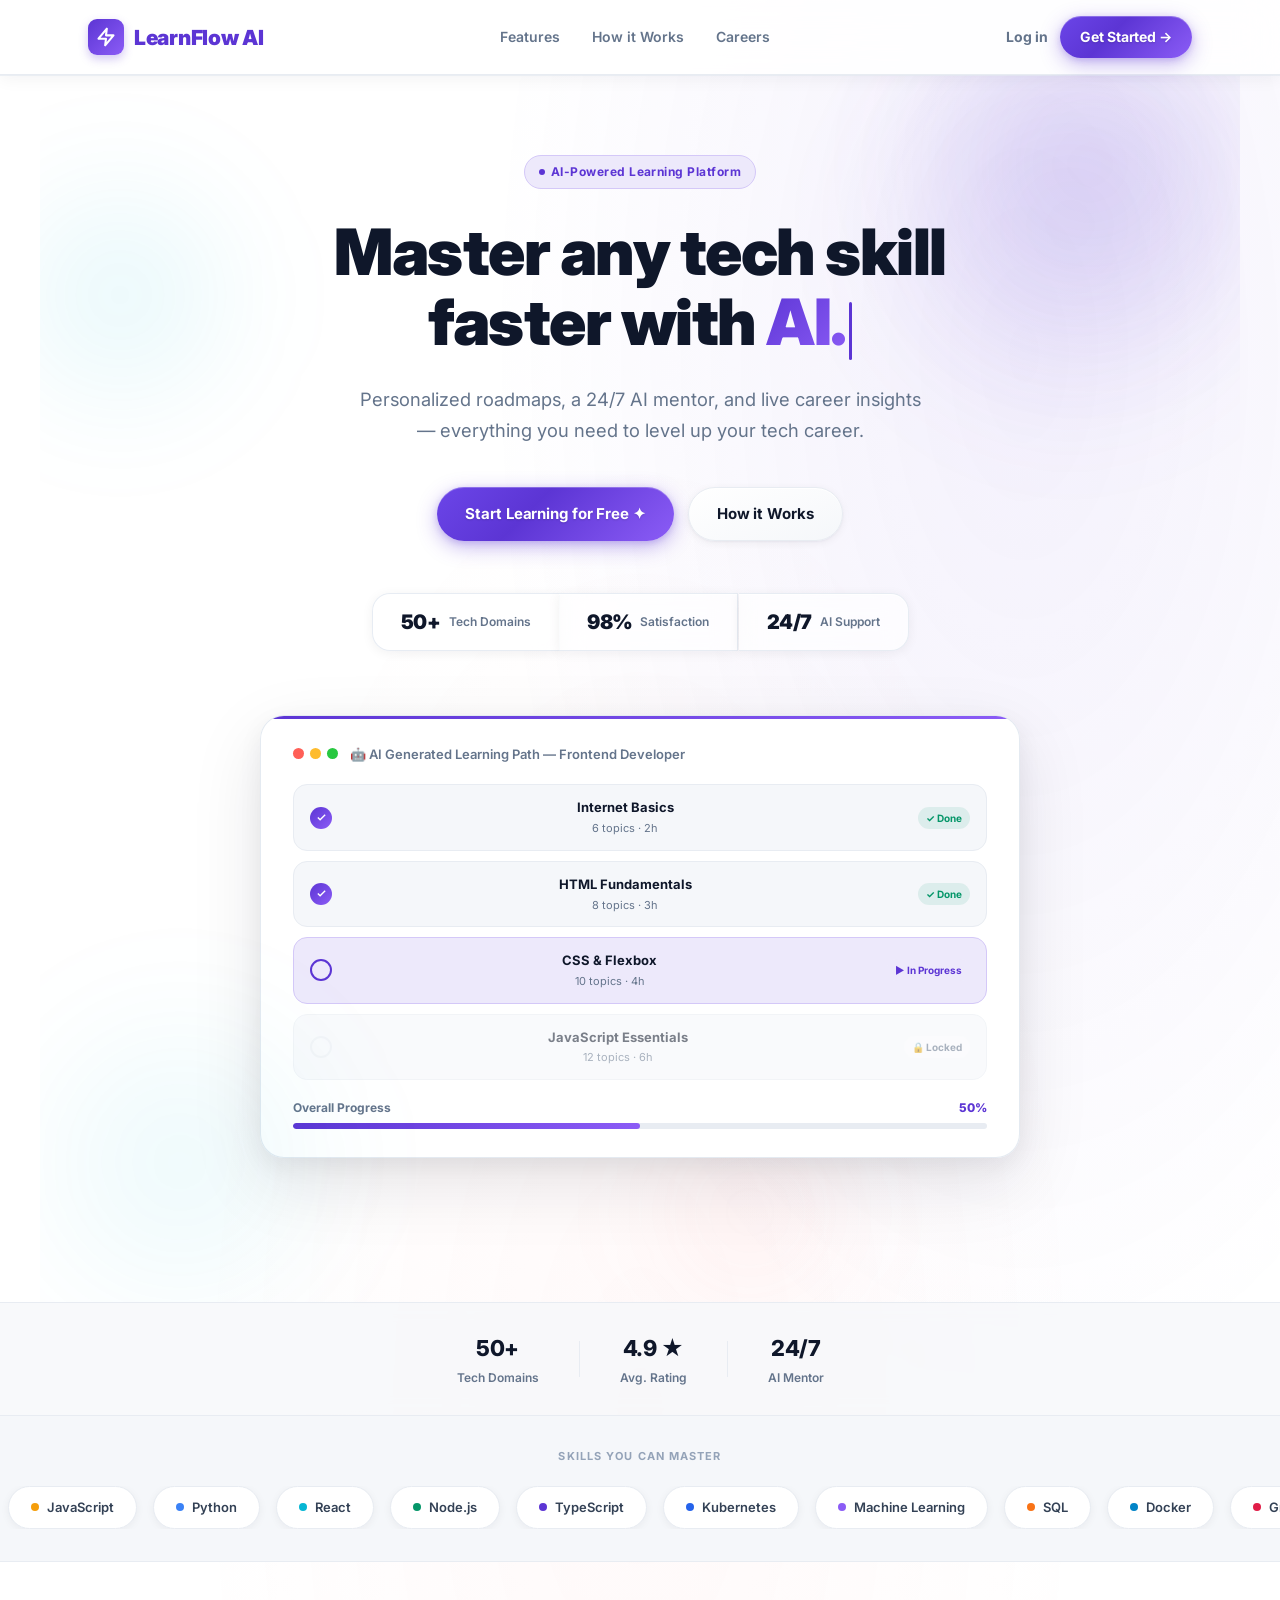
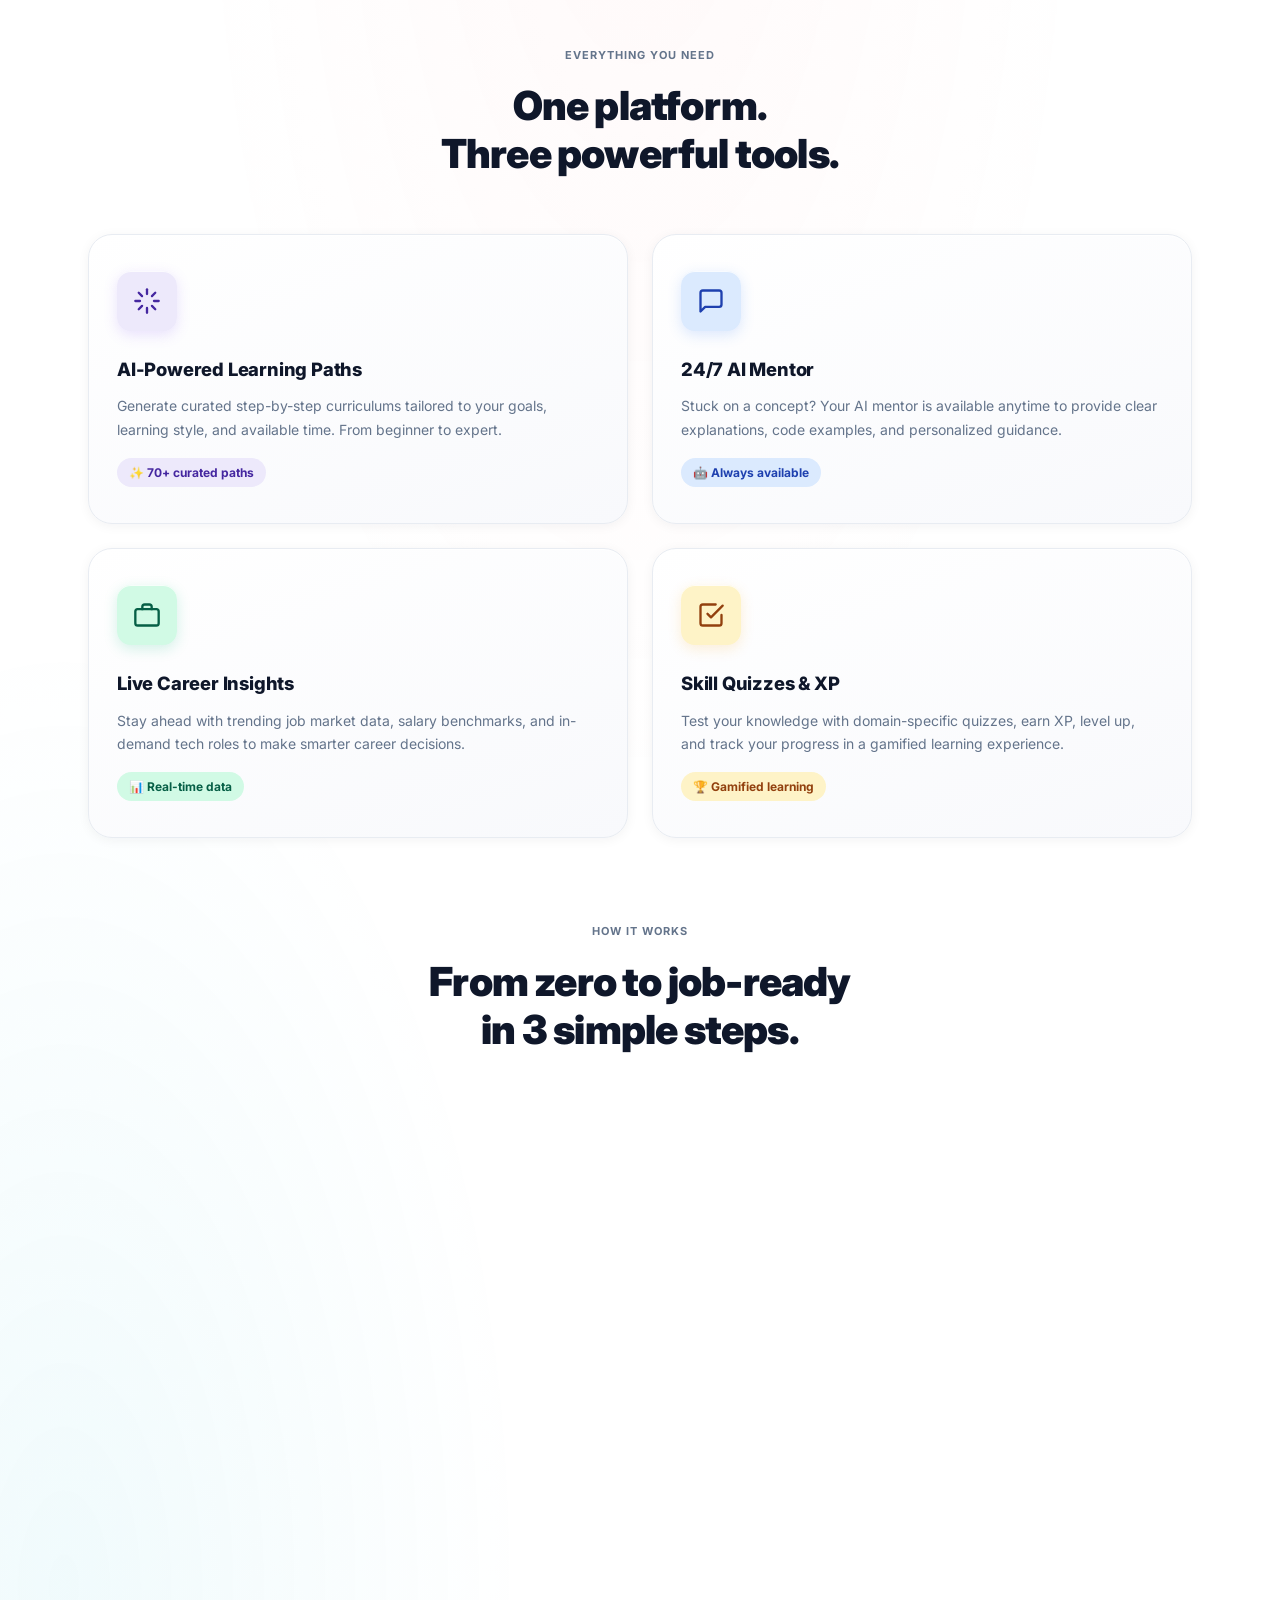
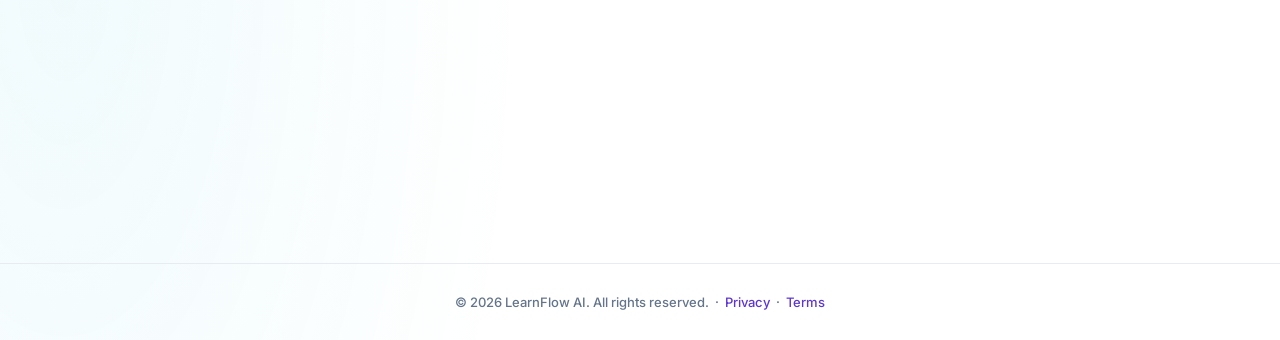
<file: index.html>
<!DOCTYPE html>
<html lang="en">

<head>
  <meta charset="UTF-8">
  <meta name="viewport" content="width=device-width, initial-scale=1.0">
  <meta name="description"
    content="LearnFlow AI — Personalized AI-powered learning platform with tech roadmaps, an AI mentor, and career insights.">
  <title>LearnFLow AI — Your AI Learning Companion</title>
  <link rel="stylesheet" href="css/style.css">
  <style>
    /* ── Landing body ── */
    body {
      background:
        radial-gradient(ellipse 70% 50% at 80% 10%, rgba(92,53,212,0.07) 0%, transparent 60%),
        radial-gradient(ellipse 60% 45% at 5% 90%, rgba(6,182,212,0.06) 0%, transparent 60%),
        radial-gradient(ellipse 50% 40% at 50% 40%, rgba(255,107,107,0.04) 0%, transparent 70%),
        #ffffff;
    }

    /* ── Floating hero orbs ── */
    .hero-orb {
      position: absolute;
      border-radius: 50%;
      filter: blur(48px);
      pointer-events: none;
      z-index: 0;
      animation: float-orb-land 10s ease-in-out infinite;
    }
    .hero-orb-1 { width:420px;height:420px;top:-120px;right:-60px;background:radial-gradient(circle,rgba(92,53,212,.14) 0%,transparent 70%);animation-duration:9s; }
    .hero-orb-2 { width:320px;height:320px;top:60px;left:-80px;background:radial-gradient(circle,rgba(6,182,212,.10) 0%,transparent 70%);animation-duration:12s;animation-direction:reverse; }
    .hero-orb-3 { width:260px;height:260px;bottom:-40px;right:30%;background:radial-gradient(circle,rgba(255,107,107,.08) 0%,transparent 70%);animation-duration:14s;animation-delay:-3s; }
    @keyframes float-orb-land {
      0%,100% { transform:translateY(0) scale(1); }
      33%      { transform:translateY(-18px) scale(1.04); }
      66%      { transform:translateY(10px) scale(.97); }
    }
    .hero-badge, .hero-title, .hero-subtitle, .hero-actions { position:relative;z-index:1; }

    /* Sticky nav */
    .landing-nav {
      position: sticky; top: 0; z-index: 50;
      background: rgba(255,255,255,0.85);
      backdrop-filter: blur(20px) saturate(1.8);
      -webkit-backdrop-filter: blur(20px) saturate(1.8);
      border-bottom: 1px solid var(--card-border);
      box-shadow: 0 1px 0 rgba(226,232,240,0.6), 0 4px 16px rgba(15,23,42,0.05);
    }
    .landing-nav-inner { display:flex;justify-content:space-between;align-items:center;padding:16px 48px;max-width:1200px;margin:0 auto; }
    .landing-logo { font-size:1.3rem;font-weight:900;color:var(--primary);text-decoration:none;display:flex;align-items:center;gap:10px;letter-spacing:-0.3px; }
    .landing-logo-icon { width:36px;height:36px;background:var(--gradient-primary);border-radius:9px;display:flex;align-items:center;justify-content:center;box-shadow:0 4px 10px rgba(92,53,212,.28); }
    .landing-logo-icon svg { color:white; }
    .nav-links { display:flex;align-items:center;gap:32px; }
    .nav-link { font-size:14px;font-weight:600;color:var(--on-surface-var);text-decoration:none;transition:var(--transition); }
    .nav-link:hover { color:var(--primary); }
    .nav-actions { display:flex;align-items:center;gap:12px; }

    /* Hero */
    .hero-wrap { max-width:1200px;margin:0 auto;padding:80px 48px 64px;text-align:center;position:relative;overflow:hidden; }
    .hero-badge { display:inline-flex;align-items:center;gap:6px;background:var(--primary-light);color:var(--primary);border:1px solid var(--primary-medium);border-radius:var(--radius-full);padding:6px 14px;font-size:12px;font-weight:700;letter-spacing:.04em;margin-bottom:28px; }
    .hero-badge span { display:inline-block;width:6px;height:6px;background:var(--primary);border-radius:50%;animation:pulse-dot 2s ease infinite; }
    @keyframes pulse-dot { 0%,100%{opacity:1;transform:scale(1)} 50%{opacity:.5;transform:scale(.8)} }

    .hero-title { font-size:clamp(2.5rem,6vw,4rem);font-weight:900;line-height:1.1;letter-spacing:-1.5px;color:var(--on-bg);margin-bottom:24px; }
    .hero-title .gradient-text { background:var(--gradient-primary);-webkit-background-clip:text;-webkit-text-fill-color:transparent;background-clip:text; }

    /* Typewriter cursor */
    .typewriter-wrap { display:inline; }
    .typewriter-cursor { display:inline-block;width:3px;height:.9em;background:var(--primary);border-radius:2px;margin-left:3px;vertical-align:text-bottom;animation:blink-cursor .75s step-end infinite; }
    @keyframes blink-cursor { 0%,100%{opacity:1} 50%{opacity:0} }

    .hero-subtitle { font-size:1.15rem;color:var(--on-surface-var);margin-bottom:40px;max-width:580px;margin-left:auto;margin-right:auto;line-height:1.7; }
    .hero-actions { display:flex;gap:14px;justify-content:center;flex-wrap:wrap;margin-bottom:52px; }

    /* Live stats bar under hero */
    .hero-stats { display:flex;align-items:center;justify-content:center;gap:0;margin-bottom:64px;position:relative;z-index:1; }
    .hero-stat-item {
      display:flex;align-items:center;gap:8px;padding:12px 28px;
      background:rgba(255,255,255,.7);backdrop-filter:blur(12px);
      border:1px solid rgba(226,232,240,.8);
      box-shadow:0 2px 12px rgba(15,23,42,.06),inset 0 1px 0 rgba(255,255,255,.9);
    }
    .hero-stat-item:first-child { border-radius:var(--radius-lg) 0 0 var(--radius-lg); }
    .hero-stat-item:last-child { border-radius:0 var(--radius-lg) var(--radius-lg) 0; border-left:none; }
    .hero-stat-item + .hero-stat-item { border-left:none; }
    .hero-stat-num { font-size:20px;font-weight:900;color:var(--on-bg);letter-spacing:-0.5px; }
    .hero-stat-label { font-size:12px;font-weight:600;color:var(--on-surface-var); }

    /* Interactive tilt preview card */
    .preview-card-wrap {
      perspective: 1200px;
      max-width: 760px;
      margin: 0 auto 80px;
      cursor: pointer;
    }
    .preview-card {
      background:rgba(255,255,255,.95);
      border:1px solid rgba(226,232,240,.9);
      border-radius: var(--radius-xl);
      padding: 28px 32px;
      box-shadow: 0 24px 72px rgba(15,23,42,.10), 0 8px 24px rgba(15,23,42,.06), inset 0 1px 0 rgba(255,255,255,1);
      transform-style: preserve-3d;
      transition: transform 0.1s ease, box-shadow 0.2s ease;
      position: relative;
      overflow: hidden;
    }
    .preview-card::before {
      content:'';position:absolute;top:0;left:0;right:0;height:3px;
      background:var(--gradient-primary);border-radius:var(--radius-xl) var(--radius-xl) 0 0;
    }
    .preview-card-header { display:flex;align-items:center;gap:12px;margin-bottom:20px; }
    .preview-dots { display:flex;gap:6px; }
    .preview-dot { width:11px;height:11px;border-radius:50%; }
    .preview-dot:nth-child(1){background:#ff5f57}
    .preview-dot:nth-child(2){background:#febc2e}
    .preview-dot:nth-child(3){background:#28c840}
    .preview-card-title { font-size:13px;font-weight:600;color:var(--on-surface-var); }

    .preview-modules { display:flex;flex-direction:column;gap:10px; }
    .preview-module {
      display:flex;align-items:center;gap:14px;padding:12px 16px;
      border-radius:var(--radius-md);border:1px solid var(--card-border);
      background:var(--bg);
      animation: preview-slide-in .4s ease backwards;
    }
    .preview-module:nth-child(1){animation-delay:.05s}
    .preview-module:nth-child(2){animation-delay:.1s}
    .preview-module:nth-child(3){animation-delay:.15s}
    .preview-module:nth-child(4){animation-delay:.2s}
    @keyframes preview-slide-in {
      from{opacity:0;transform:translateX(-8px)}
      to{opacity:1;transform:translateX(0)}
    }
    .pm-check {
      width:22px;height:22px;border-radius:50%;flex-shrink:0;display:flex;align-items:center;justify-content:center;
    }
    .pm-check.done { background:var(--gradient-primary); }
    .pm-check.done svg { color:white; }
    .pm-check.pending { border:2px solid var(--card-border); }
    .pm-check.active { border:2px solid var(--primary);background:var(--primary-light); }
    .pm-info { flex:1; }
    .pm-title { font-size:13px;font-weight:700;color:var(--on-bg); }
    .pm-sub { font-size:11px;color:var(--on-surface-var);margin-top:2px; }
    .pm-tag { font-size:10px;font-weight:700;padding:3px 8px;border-radius:var(--radius-full); }
    .pm-tag.done-tag { background:rgba(5,150,105,.10);color:var(--success); }
    .pm-tag.active-tag { background:var(--primary-light);color:var(--primary); }
    .pm-tag.lock-tag { background:var(--card);color:var(--on-surface-var); }

    /* Trust bar */
    .trust-bar { display:flex;align-items:center;justify-content:center;gap:40px;flex-wrap:wrap;padding:28px 48px;border-top:1px solid var(--card-border);border-bottom:1px solid var(--card-border);background:rgba(245,247,250,.7);backdrop-filter:blur(8px); }
    .trust-stat { text-align:center; }
    .trust-stat-value { font-size:22px;font-weight:800;color:var(--on-bg);letter-spacing:-.5px; }
    .trust-stat-label { font-size:12px;color:var(--on-surface-var);font-weight:600;margin-top:2px; }
    .trust-divider { width:1px;height:36px;background:var(--card-border); }

    /* Tech marquee */
    .marquee-section {
      padding: 32px 0;
      overflow: hidden;
      background: var(--bg);
      border-bottom: 1px solid var(--card-border);
    }
    .marquee-label { text-align:center;font-size:11px;font-weight:700;letter-spacing:.1em;text-transform:uppercase;color:var(--placeholder);margin-bottom:20px; }
    .marquee-track {
      display:flex;gap:0;width:max-content;
      animation: marquee-scroll 28s linear infinite;
    }
    .marquee-section:hover .marquee-track { animation-play-state:paused; }
    @keyframes marquee-scroll { 0%{transform:translateX(0)} 100%{transform:translateX(-50%)} }
    .marquee-pill {
      display:inline-flex;align-items:center;gap:8px;
      padding:10px 22px;margin:0 8px;
      background:white;border:1px solid var(--card-border);
      border-radius:var(--radius-full);font-size:13px;font-weight:600;color:var(--on-surface);
      box-shadow:0 2px 8px rgba(15,23,42,.05);white-space:nowrap;
      transition:box-shadow .2s,transform .2s;
    }
    .marquee-pill:hover { box-shadow:0 4px 14px rgba(92,53,212,.12);transform:translateY(-1px); }
    .marquee-pill-dot { width:8px;height:8px;border-radius:50%; }

    /* Features */
    .features-section { max-width:1200px;margin:0 auto;padding:80px 48px; }
    .features-label { text-align:center;margin-bottom:16px; }
    .features-heading { font-size:clamp(1.75rem,4vw,2.5rem);font-weight:900;text-align:center;letter-spacing:-.8px;color:var(--on-bg);margin-bottom:56px;line-height:1.2; }
    .features-grid { display:grid;grid-template-columns:repeat(2,1fr);gap:24px; }
    @media (max-width:640px){.features-grid{grid-template-columns:1fr}}

    .feature-card {
      background:linear-gradient(160deg,#fff 0%,#f8f9fc 100%);
      border:1.5px solid var(--card-border);border-radius:var(--radius-xl);padding:36px 28px;
      transition:var(--transition);
      box-shadow:0 2px 12px rgba(15,23,42,.05),inset 0 1px 0 rgba(255,255,255,.9);
      position:relative;overflow:hidden;transform-style:preserve-3d;
    }
    .feature-card::before { content:'';position:absolute;top:0;left:0;right:0;height:3px;background:var(--gradient-primary);opacity:0;transition:var(--transition); }
    .feature-card:hover { transform:perspective(1000px) translateY(-8px) rotateX(2deg) rotateY(-1deg);box-shadow:0 20px 60px rgba(15,23,42,.12),0 8px 20px rgba(15,23,42,.06),0 0 28px rgba(92,53,212,.1); }
    .feature-card:hover::before { opacity:1; }
    .feature-icon-wrapper { width:60px;height:60px;border-radius:var(--radius-md);display:flex;align-items:center;justify-content:center;margin-bottom:24px; }
    .feature-icon-wrapper.mint    { background:var(--mint);box-shadow:0 4px 14px rgba(16,185,129,.18),inset 0 1px 0 rgba(255,255,255,.8); }
    .feature-icon-wrapper.sky     { background:var(--sky);box-shadow:0 4px 14px rgba(59,130,246,.18),inset 0 1px 0 rgba(255,255,255,.8); }
    .feature-icon-wrapper.lavender{ background:var(--lavender);box-shadow:0 4px 14px rgba(139,92,246,.18),inset 0 1px 0 rgba(255,255,255,.8); }
    .feature-icon-wrapper.peach   { background:var(--peach);box-shadow:0 4px 14px rgba(245,158,11,.16),inset 0 1px 0 rgba(255,255,255,.8); }
    .feature-title { font-size:1.15rem;font-weight:800;margin-bottom:10px;color:var(--on-bg);letter-spacing:-.2px; }
    .feature-desc { color:var(--on-surface-var);font-size:14px;line-height:1.7; }
    /* Feature stat inside card */
    .feature-stat { display:inline-flex;align-items:center;gap:6px;margin-top:16px;padding:5px 12px;border-radius:var(--radius-full);font-size:12px;font-weight:700; }
    .feature-stat.mint    { background:var(--mint);color:var(--mint-on); }
    .feature-stat.sky     { background:var(--sky);color:var(--sky-on); }
    .feature-stat.lavender{ background:var(--lavender);color:var(--lavender-on); }
    .feature-stat.peach   { background:var(--peach);color:var(--peach-on); }

    /* How it works */
    .how-section { max-width:1200px;margin:0 auto;padding:0 48px 80px; }
    .steps-row { display:grid;grid-template-columns:repeat(3,1fr);gap:24px;margin-top:48px; }
    @media(max-width:768px){.steps-row{grid-template-columns:1fr}}
    .step-box {
      text-align:center;padding:36px 24px;
      background:linear-gradient(160deg,#fff 0%,#f8f9fc 100%);
      border:1px solid var(--card-border);border-radius:var(--radius-xl);
      box-shadow:0 2px 12px rgba(15,23,42,.05),inset 0 1px 0 rgba(255,255,255,.9);
      transition:var(--transition);position:relative;
    }
    .step-box:hover { transform:translateY(-5px);box-shadow:0 16px 40px rgba(15,23,42,.10); }
    .step-num {
      width:48px;height:48px;border-radius:50%;
      background:var(--gradient-primary);color:white;
      font-size:18px;font-weight:900;display:flex;align-items:center;justify-content:center;
      margin:0 auto 20px;
      box-shadow:0 6px 18px rgba(92,53,212,.35),inset 0 1px 0 rgba(255,255,255,.25);
    }
    .step-connector { position:absolute;top:68px;right:-12px;width:24px;height:2px;background:var(--primary-medium);display:none; }
    @media(min-width:769px){ .step-box:not(:last-child) .step-connector{display:block} }
    .step-icon { font-size:28px;margin-bottom:12px; }
    .step-title { font-size:15px;font-weight:800;color:var(--on-bg);margin-bottom:8px; }
    .step-desc { font-size:13px;color:var(--on-surface-var);line-height:1.6; }

    /* Testimonials */
    .testimonials-section { background:var(--bg);border-top:1px solid var(--card-border);border-bottom:1px solid var(--card-border);padding:64px 48px; }
    .testimonials-inner { max-width:1200px;margin:0 auto; }
    .testimonials-grid { display:grid;grid-template-columns:repeat(3,1fr);gap:20px;margin-top:48px; }
    @media(max-width:900px){.testimonials-grid{grid-template-columns:1fr}}
    .testimonial-card {
      background:white;border:1px solid var(--card-border);border-radius:var(--radius-xl);padding:28px 24px;
      box-shadow:0 2px 12px rgba(15,23,42,.05),inset 0 1px 0 rgba(255,255,255,.9);
      transition:var(--transition);
    }
    .testimonial-card:hover { transform:translateY(-4px);box-shadow:0 12px 32px rgba(15,23,42,.10); }
    .testimonial-stars { color:#f59e0b;font-size:14px;margin-bottom:12px;letter-spacing:2px; }
    .testimonial-text { font-size:14px;line-height:1.7;color:var(--on-surface);margin-bottom:18px; }
    .testimonial-author { display:flex;align-items:center;gap:10px; }
    .testimonial-avatar { width:36px;height:36px;border-radius:50%;display:flex;align-items:center;justify-content:center;font-size:14px;font-weight:800;color:white; }
    .testimonial-name { font-weight:700;font-size:13px;color:var(--on-bg); }
    .testimonial-role { font-size:11px;color:var(--on-surface-var);margin-top:1px; }

    /* CTA */
    .cta-section { max-width:1200px;margin:0 auto 80px;padding:0 48px; }
    .cta-card {
      background:linear-gradient(135deg,#5C35D4 0%,#7C3AED 50%,#8B5CF6 100%);
      border-radius:var(--radius-2xl);padding:64px 48px;text-align:center;
      box-shadow:0 24px 80px rgba(92,53,212,.35),0 8px 24px rgba(92,53,212,.2),inset 0 1px 0 rgba(255,255,255,.15);
      position:relative;overflow:hidden;
    }
    .cta-card::before { content:'';position:absolute;top:-80px;right:-80px;width:300px;height:300px;background:rgba(255,255,255,.06);border-radius:50%; }
    .cta-card::after  { content:'';position:absolute;bottom:-100px;left:-60px;width:350px;height:350px;background:rgba(255,255,255,.04);border-radius:50%; }
    .cta-title { font-size:2rem;font-weight:900;color:white;margin-bottom:12px;letter-spacing:-.5px;position:relative;z-index:1; }
    .cta-sub { color:rgba(255,255,255,.75);font-size:15px;margin-bottom:32px;position:relative;z-index:1; }
    .cta-btn { background:white;color:var(--primary);font-size:15px;font-weight:800;padding:14px 32px;border-radius:var(--radius-full);display:inline-flex;align-items:center;gap:8px;transition:var(--transition);box-shadow:0 8px 24px rgba(0,0,0,.15);position:relative;z-index:1; }
    .cta-btn:hover { transform:translateY(-2px);box-shadow:0 12px 32px rgba(0,0,0,.2); }
    /* Floating emoji inside CTA */
    .cta-float { position:absolute;font-size:32px;animation:cta-float 5s ease-in-out infinite;pointer-events:none;z-index:2; }
    .cta-float-1 { bottom:24px;left:10%;animation-delay:0s; }
    .cta-float-2 { top:20px;right:12%;animation-delay:1.5s; }
    .cta-float-3 { bottom:20px;right:25%;animation-delay:3s; }
    @keyframes cta-float { 0%,100%{transform:translateY(0) rotate(-5deg)} 50%{transform:translateY(-16px) rotate(5deg)} }

    /* Footer */
    .landing-footer { border-top:1px solid var(--card-border);padding:28px 48px;text-align:center;color:var(--on-surface-var);font-size:13px;font-weight:500; }

    @media(max-width:768px){
      .landing-nav-inner { padding:14px 20px; }
      .nav-links { display:none; }
      .hero-wrap { padding:60px 20px 48px; }
      .hero-stats { flex-wrap:wrap;gap:8px; }
      .hero-stat-item:first-child,.hero-stat-item:last-child { border-radius:var(--radius-md); }
      .hero-stat-item+.hero-stat-item { border-left:1px solid var(--card-border); }
      .preview-card-wrap { padding:0 16px; }
      .trust-bar { gap:24px;padding:20px; }
      .trust-divider { display:none; }
      .features-section,.cta-section,.how-section { padding:60px 20px; }
      .testimonials-section { padding:40px 20px; }
      .cta-card { padding:40px 24px; }
      .landing-footer { padding:20px; }
    }
  </style>
</head>

<body class="landing-page">

  <!-- Sticky Navbar -->
  <nav class="landing-nav animate-fade">
    <div class="landing-nav-inner">
      <a href="index.html" class="landing-logo">
        <div class="landing-logo-icon">
          <svg width="20" height="20" viewBox="0 0 24 24" fill="none" stroke="currentColor" stroke-width="2.5" stroke-linecap="round" stroke-linejoin="round">
            <polygon points="13 2 3 14 12 14 11 22 21 10 12 10 13 2" />
          </svg>
        </div>
        LearnFlow AI
      </a>
      <div class="nav-links">
        <a href="#features" class="nav-link">Features</a>
        <a href="#how" class="nav-link">How it Works</a>
        <a href="careers.html" class="nav-link">Careers</a>
      </div>
      <div class="nav-actions">
        <a href="login.html" style="text-decoration:none;font-weight:700;font-size:14px;color:var(--on-surface-var);">Log in</a>
        <a href="login.html?tab=signup" class="btn btn-primary" style="padding:10px 20px;font-size:14px;border-radius:var(--radius-full);text-decoration:none;">Get Started →</a>
      </div>
    </div>
  </nav>

  <main>
    <!-- Hero -->
    <section class="hero-wrap">
      <div class="hero-orb hero-orb-1" aria-hidden="true"></div>
      <div class="hero-orb hero-orb-2" aria-hidden="true"></div>
      <div class="hero-orb hero-orb-3" aria-hidden="true"></div>

      <div class="hero-badge animate-up">
        <span></span>
        AI-Powered Learning Platform
      </div>
      <h1 class="hero-title animate-up" style="animation-delay:0.05s">
        Master any tech skill<br>
        faster with <span class="gradient-text typewriter-wrap" id="hero-typewriter">AI.</span><span class="typewriter-cursor" id="tw-cursor"></span>
      </h1>
      <p class="hero-subtitle animate-up" style="animation-delay:0.1s">
        Personalized roadmaps, a 24/7 AI mentor, and live career insights — everything you need to level up your tech career.
      </p>
      <div class="hero-actions animate-up" style="animation-delay:0.15s">
        <a href="login.html?tab=signup" class="btn btn-primary" style="font-size:15px;padding:14px 28px;border-radius:var(--radius-full);text-decoration:none;">
          Start Learning for Free ✦
        </a>
        <a href="#how" class="btn btn-secondary" style="font-size:15px;padding:14px 28px;border-radius:var(--radius-full);text-decoration:none;">
          How it Works
        </a>
      </div>

      <!-- Live stats chips -->
      <div class="hero-stats animate-up" style="animation-delay:0.2s">
        <div class="hero-stat-item">
          <span class="hero-stat-num" data-target="50" data-suffix="+">0</span>
          <span class="hero-stat-label">Tech Domains</span>
        </div>
        <div class="hero-stat-item">
          <span class="hero-stat-num" data-target="98" data-suffix="%">0</span>
          <span class="hero-stat-label">Satisfaction</span>
        </div>
        <div class="hero-stat-item">
          <span class="hero-stat-num" data-target="24" data-suffix="/7">0</span>
          <span class="hero-stat-label">AI Support</span>
        </div>
      </div>

      <!-- Interactive tilt preview card -->
      <div class="preview-card-wrap animate-up" id="preview-tilt" style="animation-delay:0.25s">
        <div class="preview-card" id="preview-card-inner">
          <div class="preview-card-header">
            <div class="preview-dots">
              <div class="preview-dot"></div><div class="preview-dot"></div><div class="preview-dot"></div>
            </div>
            <span class="preview-card-title">🤖 AI Generated Learning Path — Frontend Developer</span>
          </div>
          <div class="preview-modules">
            <div class="preview-module">
              <div class="pm-check done"><svg width="11" height="11" viewBox="0 0 24 24" fill="none" stroke="currentColor" stroke-width="3"><polyline points="20 6 9 17 4 12"/></svg></div>
              <div class="pm-info"><div class="pm-title">Internet Basics</div><div class="pm-sub">6 topics · 2h</div></div>
              <span class="pm-tag done-tag">✓ Done</span>
            </div>
            <div class="preview-module">
              <div class="pm-check done"><svg width="11" height="11" viewBox="0 0 24 24" fill="none" stroke="currentColor" stroke-width="3"><polyline points="20 6 9 17 4 12"/></svg></div>
              <div class="pm-info"><div class="pm-title">HTML Fundamentals</div><div class="pm-sub">8 topics · 3h</div></div>
              <span class="pm-tag done-tag">✓ Done</span>
            </div>
            <div class="preview-module" style="border-color:var(--primary-medium);background:var(--primary-light);">
              <div class="pm-check active"></div>
              <div class="pm-info"><div class="pm-title">CSS & Flexbox</div><div class="pm-sub">10 topics · 4h</div></div>
              <span class="pm-tag active-tag">▶ In Progress</span>
            </div>
            <div class="preview-module" style="opacity:.55;">
              <div class="pm-check pending"></div>
              <div class="pm-info"><div class="pm-title">JavaScript Essentials</div><div class="pm-sub">12 topics · 6h</div></div>
              <span class="pm-tag lock-tag">🔒 Locked</span>
            </div>
          </div>
          <!-- progress bar -->
          <div style="margin-top:18px;">
            <div style="display:flex;justify-content:space-between;align-items:center;margin-bottom:6px;">
              <span style="font-size:12px;font-weight:700;color:var(--on-surface-var);">Overall Progress</span>
              <span style="font-size:12px;font-weight:800;color:var(--primary);">50%</span>
            </div>
            <div style="height:6px;background:var(--card-border);border-radius:var(--radius-full);overflow:hidden;">
              <div style="width:50%;height:100%;background:linear-gradient(90deg,#5C35D4,#8B5CF6,#06B6D4);background-size:200% 100%;animation:progressShimmer 3s linear infinite;border-radius:var(--radius-full);"></div>
            </div>
          </div>
        </div>
      </div>
    </section>

    <!-- Trust bar -->
    <div class="trust-bar animate-up">
      <div class="trust-stat"><div class="trust-stat-value">50+</div><div class="trust-stat-label">Tech Domains</div></div>
      <div class="trust-divider"></div>
      <div class="trust-stat"><div class="trust-stat-value">4.9 ★</div><div class="trust-stat-label">Avg. Rating</div></div>
      <div class="trust-divider"></div>
      <div class="trust-stat"><div class="trust-stat-value">24/7</div><div class="trust-stat-label">AI Mentor</div></div>
    </div>

    <!-- Tech marquee -->
    <div class="marquee-section">
      <div class="marquee-label">Skills You Can Master</div>
      <div style="overflow:hidden;">
        <div class="marquee-track" id="marquee-track">
          <!-- Pills injected by JS -->
        </div>
      </div>
    </div>

    <!-- Features -->
    <section class="features-section" id="features">
      <div class="features-label animate-up"><span class="label">EVERYTHING YOU NEED</span></div>
      <h2 class="features-heading animate-up">One platform.<br>Three powerful tools.</h2>
      <div class="features-grid animate-up">
        <div class="feature-card">
          <div class="feature-icon-wrapper lavender">
            <svg width="28" height="28" viewBox="0 0 24 24" fill="none" stroke="var(--lavender-on)" stroke-width="2" stroke-linecap="round" stroke-linejoin="round">
              <line x1="12" y1="2" x2="12" y2="6"/><line x1="12" y1="18" x2="12" y2="22"/>
              <line x1="4.93" y1="4.93" x2="7.76" y2="7.76"/><line x1="16.24" y1="16.24" x2="19.07" y2="19.07"/>
              <line x1="2" y1="12" x2="6" y2="12"/><line x1="18" y1="12" x2="22" y2="12"/>
              <line x1="4.93" y1="19.07" x2="7.76" y2="16.24"/><line x1="16.24" y1="7.76" x2="19.07" y2="4.93"/>
            </svg>
          </div>
          <h3 class="feature-title">AI-Powered Learning Paths</h3>
          <p class="feature-desc">Generate curated step-by-step curriculums tailored to your goals, learning style, and available time. From beginner to expert.</p>
          <div class="feature-stat lavender">✨ 70+ curated paths</div>
        </div>
        <div class="feature-card">
          <div class="feature-icon-wrapper sky">
            <svg width="28" height="28" viewBox="0 0 24 24" fill="none" stroke="var(--sky-on)" stroke-width="2" stroke-linecap="round" stroke-linejoin="round">
              <path d="M21 15a2 2 0 01-2 2H7l-4 4V5a2 2 0 012-2h14a2 2 0 012 2z"/>
            </svg>
          </div>
          <h3 class="feature-title">24/7 AI Mentor</h3>
          <p class="feature-desc">Stuck on a concept? Your AI mentor is available anytime to provide clear explanations, code examples, and personalized guidance.</p>
          <div class="feature-stat sky">🤖 Always available</div>
        </div>
        <div class="feature-card">
          <div class="feature-icon-wrapper mint">
            <svg width="28" height="28" viewBox="0 0 24 24" fill="none" stroke="var(--mint-on)" stroke-width="2" stroke-linecap="round" stroke-linejoin="round">
              <rect x="2" y="7" width="20" height="14" rx="2"/><path d="M16 7V5a2 2 0 00-2-2h-4a2 2 0 00-2 2v2"/>
            </svg>
          </div>
          <h3 class="feature-title">Live Career Insights</h3>
          <p class="feature-desc">Stay ahead with trending job market data, salary benchmarks, and in-demand tech roles to make smarter career decisions.</p>
          <div class="feature-stat mint">📊 Real-time data</div>
        </div>
        <div class="feature-card">
          <div class="feature-icon-wrapper peach">
            <svg width="28" height="28" viewBox="0 0 24 24" fill="none" stroke="var(--peach-on)" stroke-width="2" stroke-linecap="round" stroke-linejoin="round">
              <path d="M9 11l3 3L22 4"/><path d="M21 12v7a2 2 0 01-2 2H5a2 2 0 01-2-2V5a2 2 0 012-2h11"/>
            </svg>
          </div>
          <h3 class="feature-title">Skill Quizzes & XP</h3>
          <p class="feature-desc">Test your knowledge with domain-specific quizzes, earn XP, level up, and track your progress in a gamified learning experience.</p>
          <div class="feature-stat peach">🏆 Gamified learning</div>
        </div>
      </div>
    </section>

    <!-- How it works -->
    <section class="how-section" id="how">
      <div class="features-label animate-up" style="text-align:center;"><span class="label">HOW IT WORKS</span></div>
      <h2 class="features-heading animate-up">From zero to job-ready<br>in 3 simple steps.</h2>
      <div class="steps-row animate-up">
        <div class="step-box">
          <div class="step-num">1</div>
          <div class="step-icon">🎯</div>
          <div class="step-title">Set Your Goal</div>
          <div class="step-desc">Tell our AI what you want to learn — frontend, backend, ML, or anything else. It builds your personalized path.</div>
          <div class="step-connector"></div>
        </div>
        <div class="step-box">
          <div class="step-num">2</div>
          <div class="step-icon">📚</div>
          <div class="step-title">Follow the Path</div>
          <div class="step-desc">Work through curated modules with free resources, AI explanations, and interactive quizzes at your own pace.</div>
          <div class="step-connector"></div>
        </div>
        <div class="step-box">
          <div class="step-num">3</div>
          <div class="step-icon">🚀</div>
          <div class="step-title">Land Your Dream Role</div>
          <div class="step-desc">Use live career insights to apply your skills, track trending jobs, and showcase your progress to employers.</div>
        </div>
      </div>
    </section>



    <!-- CTA -->
    <section class="cta-section animate-up">
      <div class="cta-card">
        <span class="cta-float cta-float-1">🚀</span>
        <span class="cta-float cta-float-2">✨</span>
        <span class="cta-float cta-float-3">🎯</span>
        <h2 class="cta-title">Ready to accelerate your career?</h2>
        <p class="cta-sub">Join 12,400+ learners already building their future with AI.</p>
        <a href="login.html?tab=signup" class="cta-btn">
          Get started for free
          <svg width="16" height="16" viewBox="0 0 24 24" fill="none" stroke="currentColor" stroke-width="2.5" stroke-linecap="round" stroke-linejoin="round">
            <line x1="5" y1="12" x2="19" y2="12"/><polyline points="12 5 19 12 12 19"/>
          </svg>
        </a>
      </div>
    </section>
  </main>

  <footer class="landing-footer">
    © 2026 LearnFlow AI. All rights reserved. &nbsp;·&nbsp;
    <a href="#" style="color:var(--primary);text-decoration:none;">Privacy</a> &nbsp;·&nbsp;
    <a href="#" style="color:var(--primary);text-decoration:none;">Terms</a>
  </footer>

  <script>
    // Auth flow:
    // - Authenticated users go straight to dashboard
    // - Everyone else stays on the landing page
    if (localStorage.getItem('learnflow_token')) {
      window.location.replace('dashboard.html');
    }

    // Animate on scroll
    document.addEventListener('DOMContentLoaded', () => {
      const observer = new IntersectionObserver((entries) => {
        entries.forEach(e => { if (e.isIntersecting) { e.target.classList.add('visible'); observer.unobserve(e.target); } });
      }, { threshold: 0.12 });
      document.querySelectorAll('.animate-up, .animate-fade').forEach((el, i) => {
        el.style.transitionDelay = `${i * 0.04}s`;
        observer.observe(el);
      });

      // Typewriter effect
      const words = ['AI.', 'Speed.', 'Purpose.', 'Impact.'];
      let wi = 0, ci = 0, deleting = false;
      const el = document.getElementById('hero-typewriter');
      function typeStep() {
        const word = words[wi];
        if (!deleting) {
          ci++;
          el.textContent = word.slice(0, ci);
          if (ci === word.length) { deleting = true; setTimeout(typeStep, 1800); return; }
          setTimeout(typeStep, 90);
        } else {
          ci--;
          el.textContent = word.slice(0, ci);
          if (ci === 0) { deleting = false; wi = (wi + 1) % words.length; setTimeout(typeStep, 200); return; }
          setTimeout(typeStep, 50);
        }
      }
      setTimeout(typeStep, 1000);

      // Animated counters
      document.querySelectorAll('.hero-stat-num[data-target]').forEach(el => {
        const target = parseInt(el.dataset.target);
        const suffix = el.dataset.suffix || '';
        let start = 0;
        const duration = 1800;
        const step = target / (duration / 16);
        const timer = setInterval(() => {
          start = Math.min(start + step, target);
          el.textContent = (start < 1000 ? Math.round(start) : (Math.round(start / 100) * 100).toLocaleString()) + suffix;
          if (start >= target) clearInterval(timer);
        }, 16);
      });

      // 3D tilt on mouse for roadmap preview
      const wrap = document.getElementById('preview-tilt');
      const card = document.getElementById('preview-card-inner');
      if (wrap && card) {
        wrap.addEventListener('mousemove', (e) => {
          const r = wrap.getBoundingClientRect();
          const x = (e.clientX - r.left) / r.width - 0.5;
          const y = (e.clientY - r.top) / r.height - 0.5;
          card.style.transform = `perspective(1200px) rotateY(${x * 12}deg) rotateX(${-y * 8}deg) scale(1.02)`;
          card.style.boxShadow = `${-x * 20}px ${y * 20}px 60px rgba(15,23,42,.13), 0 8px 24px rgba(15,23,42,.06), inset 0 1px 0 rgba(255,255,255,1)`;
        });
        wrap.addEventListener('mouseleave', () => {
          card.style.transform = '';
          card.style.boxShadow = '';
        });
      }

      // Generalized 3D tilt for Feature and Step cards
      document.querySelectorAll('.feature-card, .step-box').forEach(el => {
        el.addEventListener('mousemove', (e) => {
          const r = el.getBoundingClientRect();
          const x = (e.clientX - r.left) / r.width - 0.5;
          const y = (e.clientY - r.top) / r.height - 0.5;
          el.style.transform = `perspective(1000px) rotateY(${x * 8}deg) rotateX(${-y * 6}deg) scale(1.02) translateY(-4px)`;
        });
        el.addEventListener('mouseleave', () => {
          el.style.transform = '';
        });
      });

      // Marquee pills
      const skills = [
        {name:'JavaScript', color:'#f59e0b'}, {name:'Python', color:'#3b82f6'},
        {name:'React', color:'#06B6D4'}, {name:'Node.js', color:'#059669'},
        {name:'TypeScript', color:'#5C35D4'}, {name:'Kubernetes', color:'#2563eb'},
        {name:'Machine Learning', color:'#8B5CF6'}, {name:'SQL', color:'#F97316'},
        {name:'Docker', color:'#0284C7'}, {name:'GraphQL', color:'#E11D48'},
        {name:'System Design', color:'#059669'}, {name:'Go', color:'#06B6D4'},
        {name:'Rust', color:'#F59E0B'}, {name:'AWS', color:'#F97316'},
        {name:'Flutter', color:'#3b82f6'}, {name:'Next.js', color:'#111318'},
      ];
      const track = document.getElementById('marquee-track');
      if (track) {
        const double = [...skills, ...skills];
        track.innerHTML = double.map(s =>
          `<span class="marquee-pill"><span class="marquee-pill-dot" style="background:${s.color}"></span>${s.name}</span>`
        ).join('');
      }
    });
  </script>
</body>

</html>
</file>
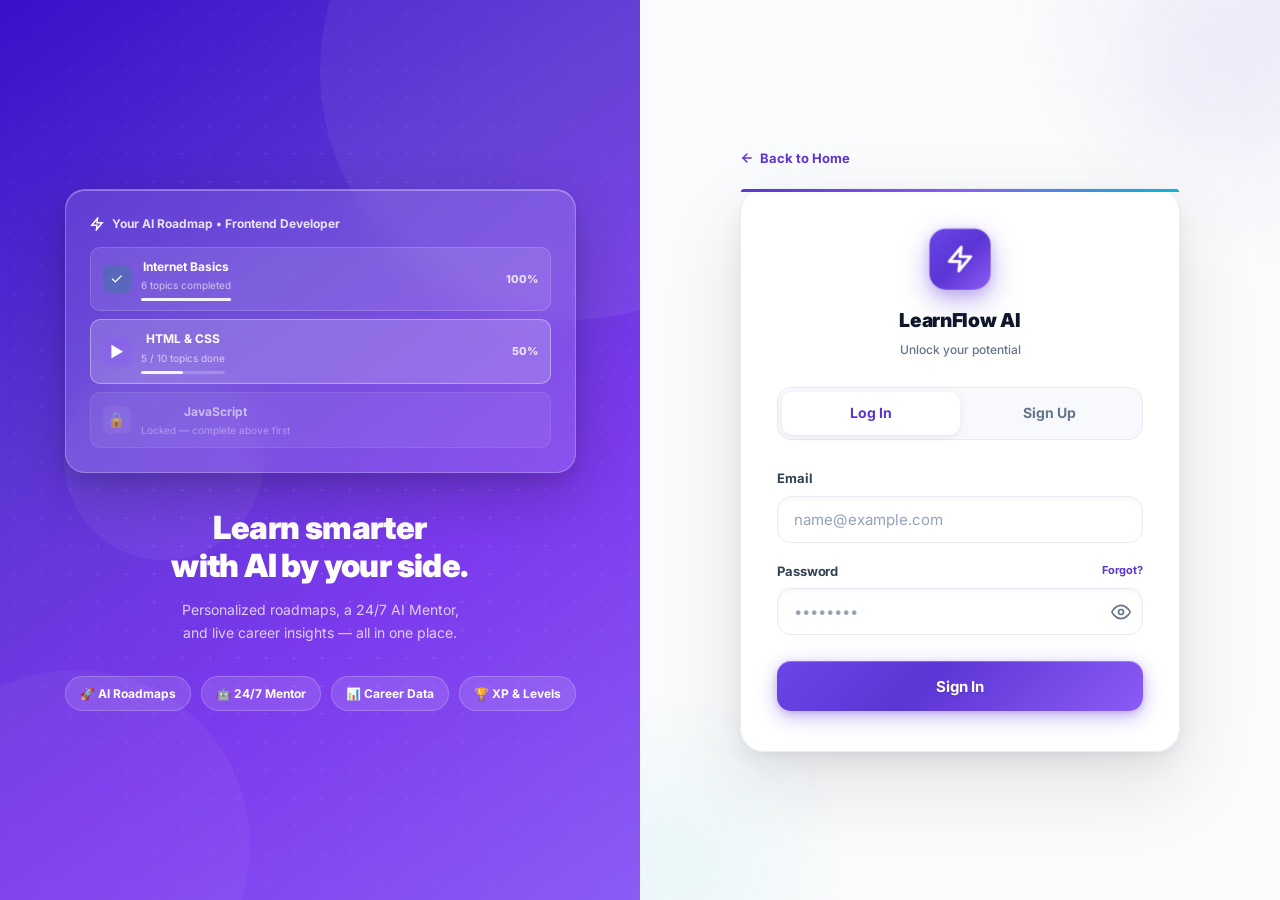
<file: careers.html>
<!DOCTYPE html>
<html lang="en">
<head>
  <meta charset="UTF-8">
  <meta name="viewport" content="width=device-width, initial-scale=1.0">
  <title>LearnFlow AI - Careers</title>
  <link rel="stylesheet" href="css/style.css">
  <style>
    .jobs-grid {
      display: grid;
      grid-template-columns: repeat(auto-fill, minmax(350px, 1fr));
      gap: 20px;
    }
  </style>
</head>
<body class="bg-color text-color font-sans">
  <div class="app-layout">
    <div id="sidebar-container"></div>
    
    <main class="main-content">
      <div class="content-area">
        <!-- Header -->
        <div class="page-header animate-up">
          <div class="header-text">
            <div class="label">OPPORTUNITIES</div>
            <h1 class="text-3xl font-extrabold mt-1">Career Paths</h1>
          </div>
        </div>

        <div style="display: grid; grid-template-columns: 1fr 300px; gap: 32px; align-items: start;">
          <div>
            <!-- Categories -->
            <div class="label mb-3 animate-up uppercase text-xs">Categories</div>
            <div class="chips-row animate-up mb-8" id="category-filters">
              <div class="chip active" data-cat="All">All Roles</div>
              <div class="chip" data-cat="AI & Data">AI & Data</div>
              <div class="chip" data-cat="Engineering">Engineering</div>
              <div class="chip" data-cat="Web">Web Development</div>
              <div class="chip" data-cat="Infrastructure">Infrastructure</div>
            </div>

            <div id="jobs-list" class="animate-up jobs-grid">
              <!-- Injected via JS -->
            </div>
          </div>

          <aside class="animate-up">
            <!-- Market Insights -->
            <div class="card-white mb-6 p-6">
              <div style="width:40px;height:40px;border-radius:12px;background:var(--sky);display:flex;align-items:center;justify-content:center;margin-bottom:16px">
                <svg xmlns="http://www.w3.org/2000/svg" width="20" height="20" viewBox="0 0 24 24" fill="none" stroke="var(--sky-on)" stroke-width="2" stroke-linecap="round" stroke-linejoin="round"><polyline points="23 6 13.5 15.5 8.5 10.5 1 18"/><polyline points="17 6 23 6 23 12"/></svg>
              </div>
              <h3 class="text-base font-bold text-on-bg">Market Report</h3>
              <p class="text-sm text-muted mt-2" style="line-height:1.5">Tech job openings are at an all-time high. Specialized AI roles have seen a <span class="text-success font-bold">68% increase</span> in demand this quarter.</p>
              <div class="divider" style="margin:20px 0"></div>
              <div class="badge badge-success" style="font-size:11px">HOT MARKET</div>
            </div>

            <!-- Top Roles -->
            <div class="card-white p-6">
              <div class="label mb-4">Trending Now</div>
              <div id="hot-jobs-row" style="display:flex; flex-direction:column; gap:12px">
                <!-- Injected via JS -->
              </div>
            </div>
          </aside>
        </div>

      </div>
    </main>
  </div>

  <!-- Insights Modal -->
  <div class="modal-overlay" id="modal-insights">
    <div class="modal">
      <div class="flex items-center justify-between mb-6">
        <div>
          <h2 class="text-2xl font-extrabold" id="mi-role">Role Name</h2>
          <p class="text-sm text-primary font-bold mt-1">AI Market Insights</p>
        </div>
        <div class="btn-icon" style="background:var(--sky); width:48px; height:48px"><span style="font-size:24px">✨</span></div>
      </div>

      <div class="card mb-4 hidden" id="mi-loading">
        <div class="spinner"></div>
        <p class="text-center text-sm text-muted mt-3">Analyzing job data...</p>
      </div>

      <div id="mi-content" class="hidden">
        <div style="display:grid;grid-template-columns:1fr 1fr;gap:16px;margin-bottom:24px">
          <div class="card bg-color text-center p-4">
            <span class="label">Jr. Range</span>
            <div class="text-xl font-bold text-success mt-1" id="mi-junior">-</div>
          </div>
          <div class="card bg-color text-center p-4">
            <span class="label">Sr. Range</span>
            <div class="text-xl font-bold text-success mt-1" id="mi-senior">-</div>
          </div>
        </div>
        
        <h3 class="text-base font-bold mb-4">Required Expertise</h3>
        <div id="mi-skills" style="display:flex; flex-direction:column; gap:10px"></div>
      </div>
      
      <button class="btn btn-primary mt-8 w-full" onclick="document.getElementById('modal-insights').classList.remove('open')" style="padding:14px">Got it</button>
    </div>
  </div>

  <script src="js/api.js"></script>
  <script src="js/app.js"></script>
  <script src="js/careers.js"></script>
  <script>
    document.getElementById('sidebar-container').outerHTML = renderSidebar(3);
  </script>
</body>
</html>
</file>
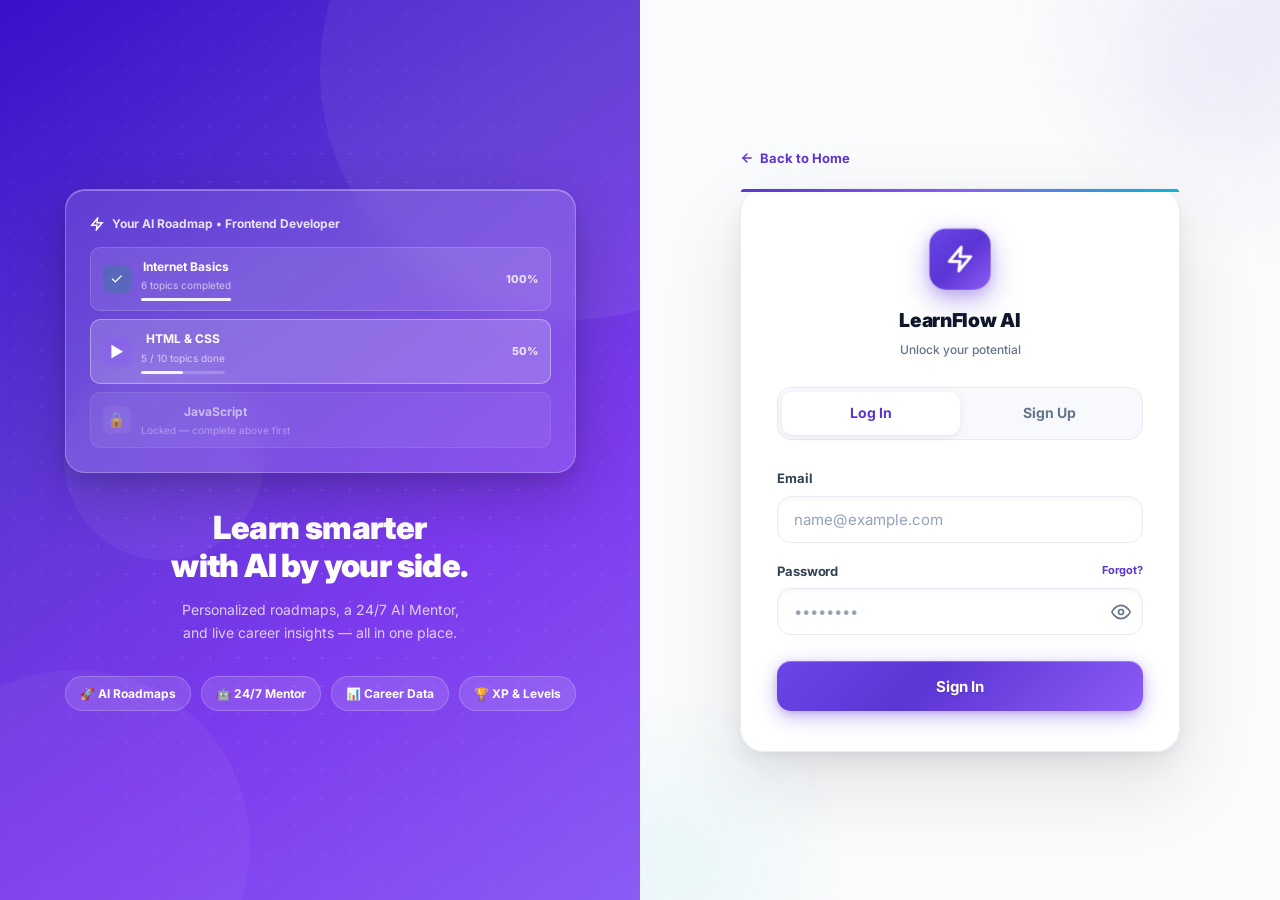
<file: companion.html>
<!DOCTYPE html>
<html lang="en">
<head>
  <meta charset="UTF-8">
  <meta name="viewport" content="width=device-width, initial-scale=1.0">
  <title>LearnFlow AI — AI Companion</title>
  <link rel="stylesheet" href="css/style.css">
  <style>
    /* ── Companion tabs ── */
    .companion-tabs {
      display: flex;
      background: var(--card);
      border: 1.5px solid var(--card-border);
      border-radius: var(--radius-lg);
      padding: 4px;
      margin-bottom: 28px;
    }
    .c-tab {
      flex: 1;
      display: flex;
      align-items: center;
      justify-content: center;
      gap: 7px;
      padding: 12px 8px;
      border-radius: var(--radius-md);
      font-size: 12px;
      font-weight: 800;
      letter-spacing: 0.05em;
      color: var(--on-surface-var);
      cursor: pointer;
      transition: var(--transition);
      text-transform: uppercase;
    }
    .c-tab svg { flex-shrink: 0; }
    .c-tab.active {
      background: var(--gradient-primary);
      color: white;
      box-shadow: 0 4px 12px rgba(92,53,212,0.22);
    }
    .c-panel { display: none; }
    .c-panel.active {
      display: flex;
      flex-direction: column;
      flex: 1;
      min-height: 0;
      overflow: hidden;
    }

    /* ── Chat ── */
    .chat-container {
      display: flex;
      flex-direction: column;
      flex: 1;
      min-height: 0;
      background: var(--surface);
      border: 1.5px solid var(--card-border);
      border-radius: var(--radius-xl);
      overflow: hidden;
      box-shadow: var(--shadow-sm);
    }
    .chat-header {
      display: flex;
      align-items: center;
      gap: 14px;
      padding: 18px 24px;
      border-bottom: 1px solid var(--card-border);
      flex-shrink: 0;
    }
    .chat-avatar {
      width: 42px;
      height: 42px;
      border-radius: 12px;
      background: var(--gradient-primary);
      display: flex;
      align-items: center;
      justify-content: center;
      flex-shrink: 0;
      box-shadow: 0 4px 10px rgba(92,53,212,0.22);
    }
    .chat-messages {
      flex: 1;
      min-height: 0;
      overflow-y: auto;
      padding: 20px 24px;
      display: flex;
      flex-direction: column;
      scroll-behavior: smooth;
    }
    .chat-bubbles {
      display: flex;
      flex-direction: column;
      gap: 16px;
      padding-bottom: 24px;
    }
    .chat-bubble {
      max-width: 85%;
      padding: 14px 18px;
      font-size: 14px;
      line-height: 1.6;
      border-radius: 20px;
      position: relative;
      animation: bubble-pop 0.3s cubic-bezier(0.34,1.56,0.64,1);
      transform: translateZ(0);
    }
    @keyframes bubble-pop {
      from { opacity: 0; transform: translateY(10px) scale(0.96); }
      to { opacity: 1; transform: translateY(0) scale(1); }
    }
    .chat-bubble.assistant {
      align-self: flex-start;
      background: linear-gradient(160deg, #ffffff 0%, #f8f9fc 100%);
      color: var(--on-bg);
      border: 1px solid rgba(226,232,240,0.8);
      border-bottom-left-radius: 4px;
      box-shadow: 0 4px 16px rgba(15,23,42,.04), inset 0 1px 0 rgba(255,255,255,1);
    }
    .chat-bubble.user {
      align-self: flex-end;
      background: linear-gradient(135deg, var(--primary) 0%, #8B5CF6 100%);
      color: white;
      border-bottom-right-radius: 4px;
      box-shadow: 0 8px 20px rgba(92,53,212,.3), inset 0 1px 0 rgba(255,255,255,0.2);
    }

    .chat-input-bar {
      padding: 16px 24px 24px;
      background: linear-gradient(to top, var(--surface) 60%, transparent 100%);
      flex-shrink: 0;
      position: relative;
      z-index: 10;
    }
    /* Mobile: add gap so input doesn't hide behind bottom nav */
    @media (max-width: 768px) {
      .chat-input-bar {
        padding: 12px 16px 16px;
      }
      .chat-container {
        /* Leaves an 8px visual gap between card bottom and mobile nav */
        margin-bottom: 8px;
      }
    }
    .chat-input-row {
      display: flex;
      gap: 12px;
      align-items: center;
      background: rgba(255,255,255,0.9);
      backdrop-filter: blur(12px); -webkit-backdrop-filter: blur(12px);
      padding: 8px;
      border-radius: 40px;
      border: 1px solid rgba(226,232,240,0.6);
      box-shadow: 0 12px 32px rgba(15,23,42,0.08), inset 0 1px 0 rgba(255,255,255,1);
      transition: all 0.3s cubic-bezier(0.34,1.56,0.64,1);
    }
    .chat-input-row:focus-within {
      border-color: rgba(92,53,212,0.3);
      box-shadow: 0 16px 40px rgba(92,53,212,0.15), inset 0 1px 0 rgba(255,255,255,1);
      transform: translateY(-2px);
    }
    .chat-input-row input {
      flex: 1;
      padding: 10px 16px;
      border: none;
      background: transparent;
      outline: none;
      font-size: 15px;
      color: var(--on-bg);
    }
    .chat-input-row input::placeholder { color: var(--placeholder); }
    .send-btn {
      width: 44px;
      height: 44px;
      border-radius: 50%;
      background: var(--gradient-primary);
      border: none;
      color: white;
      display: flex;
      align-items: center;
      justify-content: center;
      cursor: pointer;
      flex-shrink: 0;
      transition: var(--transition);
      box-shadow: 0 4px 12px rgba(92,53,212,0.25);
    }
    .send-btn:hover { transform: scale(1.08) rotate(-5deg); box-shadow: 0 6px 16px rgba(92,53,212,0.4); }

    /* ── Generate ── */
    .gen-card {
      background: var(--surface);
      border: 1.5px solid var(--card-border);
      border-radius: var(--radius-xl);
      padding: 40px 36px;
      max-width: 520px;
      margin: 0 auto;
      box-shadow: var(--shadow-sm);
    }
    .intensity-chip {
      flex: 1;
      padding: 12px;
      border-radius: var(--radius-md);
      text-align: center;
      font-size: 13px;
      font-weight: 700;
      border: 1.5px solid var(--card-border);
      background: var(--card);
      color: var(--on-surface-var);
      cursor: pointer;
      transition: var(--transition);
    }
    .intensity-chip.selected {
      background: var(--primary-light);
      color: var(--primary);
      border-color: var(--primary-medium);
    }
    .gen-input-icon {
      position: relative;
    }
    .gen-input-icon svg {
      position: absolute;
      left: 14px;
      top: 50%;
      transform: translateY(-50%);
      color: var(--placeholder);
      pointer-events: none;
    }
    .gen-input-icon input { padding-left: 44px; }

    /* ── Quiz ── */
    .domain-grid {
      display: grid;
      grid-template-columns: 1fr 1fr;
      gap: 12px;
    }
    .domain-card {
      display: flex;
      align-items: center;
      gap: 14px;
      padding: 16px 18px;
      background: var(--surface);
      border: 1.5px solid var(--card-border);
      border-radius: var(--radius-lg);
      cursor: pointer;
      transition: var(--transition);
      box-shadow: var(--shadow-xs);
    }
    .domain-card:hover {
      border-color: var(--primary-medium);
      background: var(--primary-light);
      transform: translateY(-2px);
      box-shadow: var(--shadow-sm);
    }
    .domain-card .emoji { font-size: 22px; }
    .domain-card .name { font-size: 14px; font-weight: 700; color: var(--on-bg); }
    .difficulty-card {
      display: flex;
      align-items: center;
      gap: 16px;
      padding: 18px 20px;
      background: var(--surface);
      border: 1.5px solid var(--card-border);
      border-radius: var(--radius-lg);
      cursor: pointer;
      transition: var(--transition);
      margin-bottom: 10px;
      box-shadow: var(--shadow-xs);
    }
    .difficulty-card:hover { border-color: var(--primary-medium); box-shadow: var(--shadow-sm); }
    .difficulty-card.selected {
      background: var(--primary-light);
      border-color: var(--primary);
    }
    .difficulty-card .emoji { font-size: 24px; flex-shrink: 0; }
    .difficulty-card .info { flex: 1; }
    .difficulty-card .level { font-size: 16px; font-weight: 700; color: var(--on-bg); }
    .difficulty-card .sub { font-size: 11px; font-weight: 700; color: var(--on-surface-var); letter-spacing: 0.05em; margin-top: 2px; }
    .check-circle {
      width: 24px; height: 24px;
      background: var(--gradient-primary);
      border-radius: 50%;
      display: flex; align-items: center; justify-content: center;
      flex-shrink: 0;
    }

    @media (max-width: 600px) {
      .domain-grid { grid-template-columns: 1fr; }
      .gen-card { padding: 28px 20px; }
      .companion-tabs { margin-bottom: 18px; }
    }
  </style>
</head>
<body>
  <div class="app-layout">
    <div id="sidebar-container"></div>

    <main class="main-content" style="padding: 20px 28px; overflow: hidden; max-width: 100%; height: 100vh;">
      <div class="content-area full-height">

        <!-- Header -->
        <div class="page-header animate-up" style="margin-bottom:20px;">
          <div style="width:52px;height:52px;background:var(--sky-bg);border-radius:var(--radius-lg);display:flex;align-items:center;justify-content:center;flex-shrink:0;border:1.5px solid var(--sky);">
            <svg xmlns="http://www.w3.org/2000/svg" width="24" height="24" viewBox="0 0 24 24" fill="none" stroke="var(--sky-on)" stroke-width="2"><polygon points="12 2 15.09 8.26 22 9.27 17 14.14 18.18 21.02 12 17.77 5.82 21.02 7 14.14 2 9.27 8.91 8.26 12 2"/></svg>
          </div>
          <div class="header-text">
            <div class="label">AI TOOLS</div>
            <h1 class="text-3xl font-extrabold mt-1" style="letter-spacing:-1px;">AI Companion</h1>
          </div>
        </div>

        <!-- 3-Tab Row -->
        <div class="companion-tabs animate-up">
          <div class="c-tab active" id="ctab-mentor" onclick="switchCompanionTab('mentor')">
            <svg xmlns="http://www.w3.org/2000/svg" width="14" height="14" viewBox="0 0 24 24" fill="none" stroke="currentColor" stroke-width="2"><rect x="3" y="11" width="18" height="10" rx="2"/><circle cx="12" cy="5" r="3"/><path d="M12 8v3"/></svg>
            Mentor
          </div>
          <div class="c-tab" id="ctab-generate" onclick="switchCompanionTab('generate')">
            <svg xmlns="http://www.w3.org/2000/svg" width="14" height="14" viewBox="0 0 24 24" fill="none" stroke="currentColor" stroke-width="2"><polygon points="13 2 3 14 12 14 11 22 21 10 12 10 13 2"/></svg>
            Generate
          </div>
          <div class="c-tab" id="ctab-quiz" onclick="switchCompanionTab('quiz')">
            <svg xmlns="http://www.w3.org/2000/svg" width="14" height="14" viewBox="0 0 24 24" fill="none" stroke="currentColor" stroke-width="2"><path d="M9 11l3 3L22 4"/><path d="M21 12v7a2 2 0 01-2 2H5a2 2 0 01-2-2V5a2 2 0 012-2h11"/></svg>
            Quizzes
          </div>
        </div>

        <!-- ── MENTOR PANEL ── -->
        <div class="c-panel active animate-up" id="panel-mentor">
          <div class="chat-container">
            <div class="chat-header">
              <div class="chat-avatar">
                <svg xmlns="http://www.w3.org/2000/svg" width="20" height="20" viewBox="0 0 24 24" fill="none" stroke="white" stroke-width="2"><rect x="3" y="11" width="18" height="10" rx="2"/><circle cx="12" cy="5" r="3"/><path d="M12 8v3"/><line x1="8" y1="15" x2="8" y2="17"/><line x1="16" y1="15" x2="16" y2="17"/></svg>
              </div>
              <div>
                <div class="font-bold" style="font-size:14px;letter-spacing:-0.2px;">LearnFlow AI Mentor</div>
                <div style="display:flex;align-items:center;gap:5px;margin-top:2px;">
                  <span style="width:7px;height:7px;background:#10B981;border-radius:50%;display:inline-block;"></span>
                  <span class="text-xs text-muted font-semibold">Online</span>
                </div>
              </div>
            </div>
            <div class="chat-messages" id="chat-messages">
              <div class="chat-bubbles">
                <div class="chat-bubble assistant">
                  👋 Hi! I'm your AI Mentor. Ask me any programming or tech questions and I'll provide clear explanations and code examples.
                </div>
              </div>
            </div>
            <div class="chat-input-bar">
              <form id="chat-form" class="chat-input-row">
                <input type="text" class="input" id="chat-input" placeholder="Ask your mentor anything..." autocomplete="off">
                <button type="submit" class="send-btn" id="chat-send">
                  <svg xmlns="http://www.w3.org/2000/svg" width="20" height="20" viewBox="0 0 24 24" fill="none" stroke="currentColor" stroke-width="2"><line x1="22" y1="2" x2="11" y2="13"/><polygon points="22 2 15 22 11 13 2 9 22 2"/></svg>
                </button>
              </form>
            </div>
          </div>
        </div>

        <!-- ── GENERATE PANEL ── -->
        <div class="c-panel" id="panel-generate" style="overflow-y: auto; padding-bottom: 30px;">
          <div class="gen-card">
            <div style="text-align:center; margin-bottom:28px;">
              <div style="width:52px;height:52px;background:var(--primary-light);border-radius:14px;display:flex;align-items:center;justify-content:center;margin:0 auto 14px;">
                <svg xmlns="http://www.w3.org/2000/svg" width="24" height="24" viewBox="0 0 24 24" fill="none" stroke="var(--primary)" stroke-width="2"><polygon points="13 2 3 14 12 14 11 22 21 10 12 10 13 2"/></svg>
              </div>
              <h2 class="text-xl font-bold" style="letter-spacing:-0.3px;">Generate AI Roadmap</h2>
              <p class="text-sm text-muted mt-2" style="line-height:1.5;">Enter a topic and we'll create a structured learning path.</p>
            </div>

            <div style="display:flex;flex-direction:column;gap:20px;">
              <div>
                <div class="label mb-2">TARGET TOPIC</div>
                <div class="gen-input-icon">
                  <svg xmlns="http://www.w3.org/2000/svg" width="16" height="16" viewBox="0 0 24 24" fill="none" stroke="currentColor" stroke-width="2"><path d="M9 21H5a2 2 0 0 1-2-2V5a2 2 0 0 1 2-2h4"/><polyline points="16 17 21 12 16 7"/><line x1="22" y1="12" x2="9" y2="12"/></svg>
                  <input type="text" class="input" id="gen-topic" placeholder="e.g. Machine Learning, React.js...">
                </div>
              </div>

              <div>
                <div class="label mb-2">INTENSITY LEVEL</div>
                <div style="display:flex;gap:10px;">
                  <button class="intensity-chip selected" data-level="Beginner" onclick="selectIntensity(this)">🌱 Beginner</button>
                  <button class="intensity-chip" data-level="Intermediate" onclick="selectIntensity(this)">⚡ Intermediate</button>
                  <button class="intensity-chip" data-level="Advanced" onclick="selectIntensity(this)">🔥 Advanced</button>
                </div>
              </div>

              <div>
                <div class="label mb-2">TIME COMMITMENT</div>
                <div class="gen-input-icon">
                  <svg xmlns="http://www.w3.org/2000/svg" width="16" height="16" viewBox="0 0 24 24" fill="none" stroke="currentColor" stroke-width="2"><circle cx="12" cy="12" r="10"/><polyline points="12 6 12 12 16 14"/></svg>
                  <input type="number" class="input" id="gen-hours" placeholder="e.g. 20 hours" min="1">
                </div>
              </div>

              <button class="btn btn-primary" id="gen-btn" style="height:52px;font-size:15px;font-weight:800;letter-spacing:0.03em;border-radius:var(--radius-md);">
                Generate Roadmap ✦
              </button>
            </div>
          </div>
        </div>

        <!-- ── QUIZ PANEL ── -->
        <div class="c-panel" id="panel-quiz" style="overflow-y: auto; padding-bottom: 30px;">
          <!-- Domain Selector -->
          <div id="quiz-setup">
            <div id="quiz-domain-view">
              <div class="label mb-2" style="color:var(--primary);">SELECT DOMAIN</div>
              <h2 class="text-2xl font-extrabold mb-6" style="letter-spacing:-0.5px;">Training Domain</h2>
              <div class="domain-grid" id="quiz-domain-grid">
                <!-- Rendered by JS -->
              </div>
            </div>

            <div id="quiz-difficulty-view" class="hidden">
              <button class="btn btn-secondary mb-6" style="width:auto;" onclick="backToDomains()">
                ← Back to Domains
              </button>
              <div id="selected-domain-header" class="card-white mb-6" style="padding:18px 20px; display:flex; align-items:center; gap:16px;">
                <span style="font-size:28px;" id="sel-domain-emoji"></span>
                <div>
                  <div class="text-base font-extrabold" id="sel-domain-name"></div>
                  <div class="text-xs text-muted mt-1">Choose difficulty to start</div>
                </div>
              </div>
              <div class="label mb-3">SELECT DIFFICULTY</div>
              <div id="difficulty-options"></div>
            </div>
          </div>

          <!-- Quiz Runner -->
          <div id="quiz-runner" class="hidden" style="max-width:580px; margin:0 auto;">
            <div class="card-white" style="padding:28px; border-radius:var(--radius-xl);">
              <!-- Top Bar -->
              <div style="display:flex; justify-content:space-between; align-items:center; margin-bottom:20px;">
                <button onclick="resetQuiz()" style="background:none; border:none; font-size:13px; color:var(--on-surface-var); cursor:pointer; font-weight:700;">✕ Quit</button>
                <div id="quiz-counter" style="color:var(--primary); font-weight:800; font-size:14px;">Q 1 / 10</div>
                <div id="quiz-score-header" style="color:var(--success); font-weight:800; font-size:14px;">Score: 0</div>
              </div>
              <!-- Progress Bar -->
              <div class="progress-bar" style="margin-bottom:24px;">
                <div id="quiz-progress-bar" class="progress-fill" style="width:10%;"></div>
              </div>
              <!-- Topic Badge -->
              <div id="quiz-badge-topic" class="badge badge-lavender mb-4" style="font-size:11px;">Topic</div>
              <!-- Question -->
              <h3 id="quiz-question" style="font-size:18px; font-weight:700; color:var(--on-bg); line-height:1.45; margin-bottom:24px;">
                Question text...
              </h3>
              <!-- Options -->
              <div id="quiz-options-container" style="display:flex; flex-direction:column; gap:10px;"></div>
              <!-- Feedback -->
              <div id="quiz-feedback" class="hidden" style="margin-top:24px;">
                <div style="background:var(--sky-bg); border:1px solid var(--sky); border-radius:var(--radius-md); padding:16px; display:flex; align-items:flex-start; gap:12px; margin-bottom:16px;">
                  <svg xmlns="http://www.w3.org/2000/svg" width="18" height="18" viewBox="0 0 24 24" fill="none" stroke="var(--sky-on)" stroke-width="2" style="flex-shrink:0;margin-top:2px;"><circle cx="12" cy="12" r="10"/><line x1="12" y1="8" x2="12" y2="12"/><line x1="12" y1="16" x2="12.01" y2="16"/></svg>
                  <p id="quiz-explanation" style="font-size:14px; color:var(--on-surface); line-height:1.6;"></p>
                </div>
                <button id="quiz-next-btn" class="btn btn-primary w-full" style="height:52px; border-radius:var(--radius-md); font-size:15px; font-weight:800;">
                  Next Question →
                </button>
              </div>
            </div>
          </div>

          <!-- Quiz Result -->
          <div id="quiz-result" class="hidden" style="max-width:520px; margin:0 auto;">
            <div class="card-white" style="padding:40px 28px; text-align:center; border-radius:var(--radius-xl); margin-bottom:16px;">
              <div id="result-icon" style="font-size:60px; margin-bottom:14px;">🎉</div>
              <h2 id="result-title" style="font-size:26px; font-weight:900; letter-spacing:-0.5px; margin-bottom:6px;">Well Done!</h2>
              <p id="result-topic" style="font-size:14px; color:var(--on-surface-var); margin-bottom:28px;"></p>
              <div style="display:grid; grid-template-columns:repeat(3,1fr); gap:12px; margin-bottom:24px;">
                <div class="stat-card">
                  <div id="result-score" class="stat-value">0/0</div>
                  <div class="stat-label">Score</div>
                </div>
                <div class="stat-card">
                  <div id="result-accuracy" class="stat-value">0%</div>
                  <div class="stat-label">Accuracy</div>
                </div>
                <div class="stat-card">
                  <div id="result-xp-earned" class="stat-value" style="color:var(--success);">+0</div>
                  <div class="stat-label">XP Earned</div>
                </div>
              </div>
              <div style="background:var(--primary-light);border:1px solid var(--primary-medium);border-radius:var(--radius-md);padding:18px;margin-bottom:24px;">
                <div style="font-size:13px;color:var(--on-surface-var);margin-bottom:4px;">Total XP</div>
                <div id="result-total-xp" style="font-size:24px;font-weight:900;color:var(--primary);letter-spacing:-0.5px;">0 XP</div>
              </div>
              <div style="display:flex;flex-direction:column;gap:10px;">
                <button class="btn btn-primary" onclick="resetQuiz()" style="height:50px;border-radius:var(--radius-md);font-size:15px;font-weight:800;">Try Another Quiz</button>
                <button class="btn btn-secondary" style="height:50px;border-radius:var(--radius-md);font-weight:700;" onclick="window.location='dashboard.html'">Back to Dashboard</button>
              </div>
            </div>
          </div>
        </div>

      </div>
    </main>
  </div>

  <script src="js/api.js"></script>
  <script src="js/app.js"></script>
  <script src="js/roadmaps-data.js"></script>
  <script src="js/explore.js"></script>
  <script src="js/quizzes-data.js"></script>
  <script src="js/companion.js"></script>
  <script>
    document.getElementById('sidebar-container').outerHTML = renderSidebar(2);
  </script>
</body>
</html>
</file>
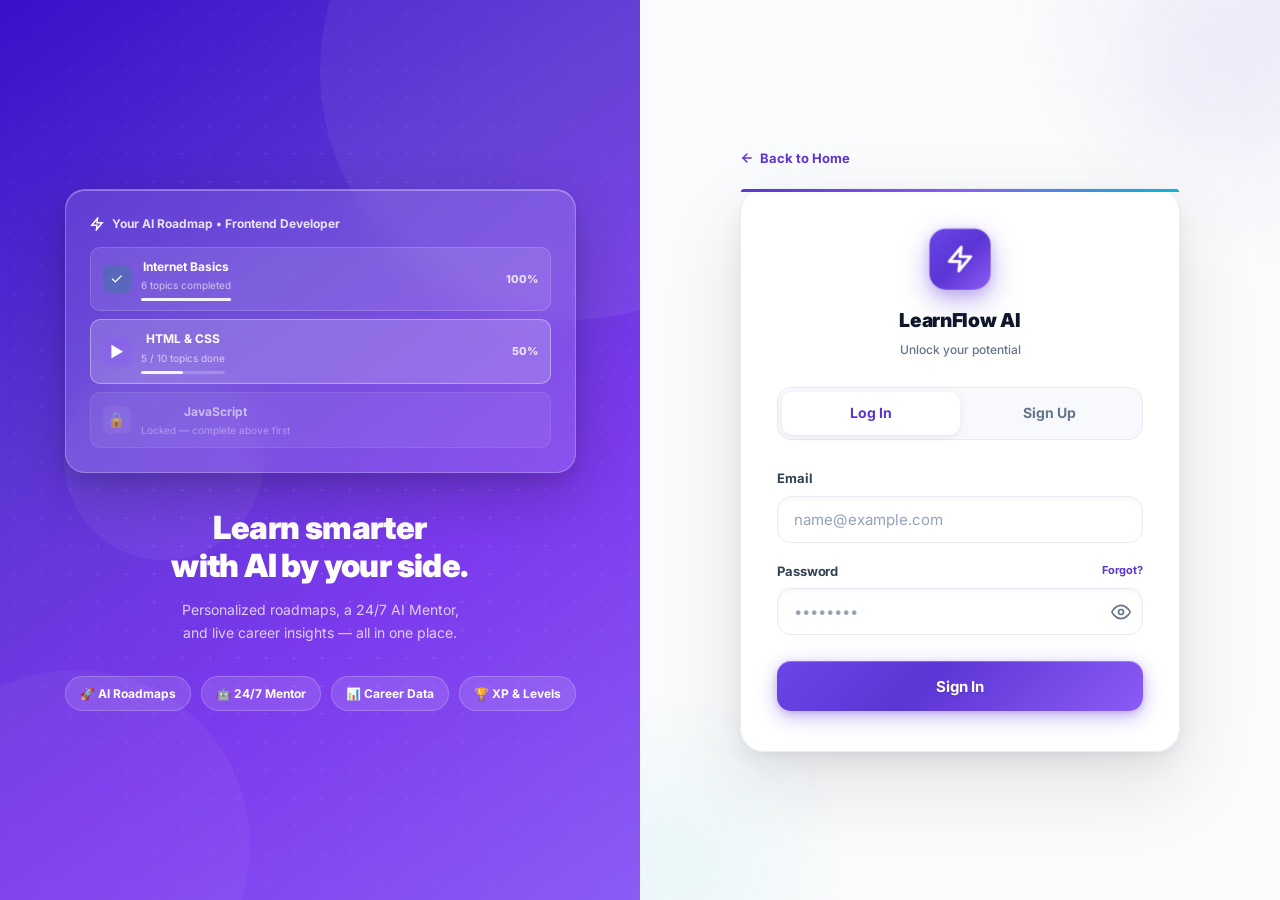
<file: dashboard.html>
<!DOCTYPE html>
<html lang="en">
<head>
  <meta charset="UTF-8">
  <meta name="viewport" content="width=device-width, initial-scale=1.0">
  <title>LearnFlow AI — Dashboard</title>
  <link rel="stylesheet" href="css/style.css">
  <style>
    .stats-row { display:grid;grid-template-columns:repeat(3,1fr);gap:14px;margin-bottom:32px; }
    @media(max-width:600px){ .stats-row{grid-template-columns:repeat(3,1fr);gap:10px} .quick-grid{grid-template-columns:1fr} .quick-card-tall{min-height:140px} }

    /* â”€â”€ 3D Stat Cards â”€â”€ */
    .stat-card-3d {
      background: linear-gradient(160deg, rgba(255,255,255,0.95) 0%, rgba(248,249,252,0.95) 100%);
      backdrop-filter: blur(12px); -webkit-backdrop-filter: blur(12px);
      border: 1px solid rgba(226,232,240,0.8);
      border-radius: var(--radius-lg);
      padding: 24px 16px;
      text-align: center;
      box-shadow: 0 4px 16px rgba(15,23,42,.04), inset 0 1px 0 rgba(255,255,255,1);
      transition: all 0.3s cubic-bezier(0.34,1.56,0.64,1);
      cursor: default;
      position: relative;
      overflow: hidden;
      transform: translateZ(0);
    }
    .stat-card-3d::before {
      content:'';position:absolute;top:0;left:0;right:0;height:4px;border-radius:var(--radius-lg) var(--radius-lg) 0 0;
      opacity: 0.8; transition: opacity 0.3s;
    }
    .stat-card-3d.xp::before { background:var(--gradient-primary); }
    .stat-card-3d.roads::before { background:linear-gradient(90deg,#059669,#10B981); }
    .stat-card-3d.lvl::before { background:linear-gradient(90deg,#f59e0b,#F97316); }
    .stat-card-3d:hover {
      transform: perspective(1000px) translateY(-8px) rotateX(4deg) scale(1.02);
      box-shadow: 0 20px 40px rgba(15,23,42,.08), 0 8px 16px rgba(15,23,42,.04), inset 0 1px 0 rgba(255,255,255,1);
      border-color: rgba(92,53,212,0.2);
    }
    .stat-card-3d.xp:hover { box-shadow: 0 20px 40px rgba(92,53,212,.15), inset 0 1px 0 rgba(255,255,255,1); }
    .stat-card-3d:hover::before { opacity: 1; height: 5px; }
    
    .stat-card-3d .stat-value-3d {
      font-size: 2.2rem; font-weight: 900; letter-spacing: -1.5px; line-height: 1;
      background: var(--gradient-primary);
      -webkit-background-clip: text; -webkit-text-fill-color: transparent; background-clip: text;
    }
    .stat-card-3d.roads .stat-value-3d { background:linear-gradient(90deg,#059669,#10B981); -webkit-background-clip:text; background-clip:text; -webkit-text-fill-color:transparent; }
    .stat-card-3d.lvl .stat-value-3d { background:linear-gradient(90deg,#f59e0b,#F97316); -webkit-background-clip:text; background-clip:text; -webkit-text-fill-color:transparent; }
    .stat-card-3d .stat-label-3d { font-size:11px;font-weight:800;letter-spacing:.08em;text-transform:uppercase;color:var(--on-surface-var);margin-top:6px; }

    /* â”€â”€ XP Progress Ring â”€â”€ */
    .xp-ring-wrap {
      display:flex;align-items:center;gap:16px;padding:20px 24px;
      background:linear-gradient(135deg,var(--primary) 0%,#8B5CF6 100%);
      border-radius:var(--radius-lg);margin-bottom:24px;
      box-shadow:0 8px 24px rgba(92,53,212,.32),inset 0 1px 0 rgba(255,255,255,.15);
    }
    .xp-ring-svg { flex-shrink:0; }
    .xp-ring-bg { fill:none;stroke:rgba(255,255,255,.2);stroke-width:6px; }
    .xp-ring-fill { fill:none;stroke:white;stroke-width:6px;stroke-linecap:round;stroke-dasharray:163;stroke-dashoffset:163;transition:stroke-dashoffset 1.6s cubic-bezier(0.4,0,0.2,1); }
    .xp-ring-text-wrap { color:white; }
    .xp-ring-level { font-size:12px;font-weight:700;opacity:.75;text-transform:uppercase;letter-spacing:.06em; }
    .xp-ring-xp { font-size:22px;font-weight:900;letter-spacing:-0.5px;margin:2px 0; }
    .xp-ring-next { font-size:12px;opacity:.75; }

    /* â”€â”€ Daily Tip Card â”€â”€ */
    .daily-tip {
      display:flex;align-items:flex-start;gap:16px;padding:20px 24px;
      background: linear-gradient(135deg, rgba(240,249,255,0.9) 0%, rgba(224,242,254,0.7) 100%);
      backdrop-filter: blur(12px); -webkit-backdrop-filter: blur(12px);
      border: 1px solid rgba(59,130,246,0.3); border-radius: var(--radius-lg); margin-bottom: 24px;
      box-shadow: 0 8px 24px rgba(59,130,246,0.1), inset 0 1px 0 rgba(255,255,255,1);
      animation: tip-slide-in .5s cubic-bezier(0.34,1.2,0.64,1);
      transform: translateZ(0); transition: transform 0.3s;
    }
    .daily-tip:hover { transform: translateY(-3px) scale(1.01); box-shadow: 0 12px 32px rgba(59,130,246,0.15), inset 0 1px 0 rgba(255,255,255,1); }
    @keyframes tip-slide-in { from{opacity:0;transform:translateX(-12px)} to{opacity:1;transform:translateX(0)} }
    .tip-icon { font-size:26px;flex-shrink:0;margin-top:2px; filter: drop-shadow(0 4px 6px rgba(59,130,246,0.2)); }
    .tip-title { font-size:12px;font-weight:900;text-transform:uppercase;letter-spacing:.1em;color:var(--sky-on);margin-bottom:4px; }
    .tip-text { font-size:14px;font-weight:500;color:var(--sky-on);line-height:1.6;opacity:.9; }



    /* â”€â”€ Suggested Topics â”€â”€ */
    .suggested-section { margin-top:28px; }
    .suggested-grid { display:grid;grid-template-columns:1fr 1fr;gap:10px;margin-top:12px; }
    @media(max-width:600px){.suggested-grid{grid-template-columns:1fr}}
    .suggested-card {
      display:flex;align-items:center;gap:12px;padding:14px 16px;
      background:linear-gradient(160deg,#fff 0%,#f9fafc 100%);
      border:1.5px solid var(--card-border);border-radius:var(--radius-md);cursor:pointer;
      transition:var(--transition);
      box-shadow:0 2px 8px rgba(15,23,42,.05),inset 0 1px 0 rgba(255,255,255,.9);
    }
    .suggested-card:hover {
      transform:translateY(-2px) scale(1.01);
      border-color:var(--primary-medium);
      box-shadow:0 8px 20px rgba(92,53,212,.12),inset 0 1px 0 rgba(255,255,255,1);
    }
    .suggested-icon { width:36px;height:36px;border-radius:10px;display:flex;align-items:center;justify-content:center;font-size:16px;flex-shrink:0; }
    .suggested-title { font-size:13px;font-weight:700;color:var(--on-bg);margin-bottom:2px; }
    .suggested-sub { font-size:11px;color:var(--on-surface-var); }

    /* â”€â”€ Section header â”€â”€ */
    .section-header { display:flex;align-items:center;justify-content:space-between;margin-bottom:14px; }
  </style>
</head>
<body>
  <div class="app-layout">
    <div id="sidebar-container"></div>

    <main class="main-content">
      <div class="content-area">

        <!-- Header -->
        <div class="greeting-header animate-up">
          <div>
            <div class="label">OVERVIEW</div>
            <h1 class="text-3xl font-extrabold mt-1" id="user-greeting" style="letter-spacing:-1px;">Hi, User ðŸ‘‹</h1>
          </div>
          <div class="xp-pill flex items-center gap-2">
            <svg xmlns="http://www.w3.org/2000/svg" width="15" height="15" viewBox="0 0 24 24" fill="none" stroke="var(--primary)" stroke-width="2.5" stroke-linecap="round" stroke-linejoin="round"><polygon points="13 2 3 14 12 14 11 22 21 10 12 10 13 2"></polygon></svg>
            <span class="font-bold" id="user-xp">0 XP</span>
            <div class="level-badge" id="user-level-badge">1</div>
          </div>
        </div>

        <!-- XP Ring Banner -->
        <div class="xp-ring-wrap animate-up">
          <svg class="xp-ring-svg" width="64" height="64" viewBox="0 0 64 64">
            <circle class="xp-ring-bg" cx="32" cy="32" r="26"/>
            <circle class="xp-ring-fill" id="xp-ring" cx="32" cy="32" r="26" transform="rotate(-90 32 32)"/>
            <text x="32" y="37" text-anchor="middle" fill="white" font-size="13" font-weight="900" id="xp-ring-text">0</text>
          </svg>
          <div class="xp-ring-text-wrap">
            <div class="xp-ring-level">Level <span id="xp-ring-level">1</span></div>
            <div class="xp-ring-xp"><span id="xp-ring-num">0</span> XP this week</div>
            <div class="xp-ring-next"><span id="xp-ring-toend">100</span> XP to next level</div>
          </div>
        </div>

        <!-- Stats Row -->
        <div class="stats-row animate-up">
          <div class="stat-card-3d xp">
            <div class="stat-value-3d" id="stat-xp">0</div>
            <div class="stat-label-3d">Total XP</div>
          </div>
          <div class="stat-card-3d roads">
            <div class="stat-value-3d" id="stat-roadmaps">0</div>
            <div class="stat-label-3d">Learning Paths</div>
          </div>
          <div class="stat-card-3d lvl">
            <div class="stat-value-3d" id="stat-level">1</div>
            <div class="stat-label-3d">Level</div>
          </div>
        </div>


        <!-- Daily Tip -->
        <div class="daily-tip animate-up" id="daily-tip-box">
          <span class="tip-icon">💡</span>
          <div>
            <div class="tip-title">Tip of the Day</div>
            <div class="tip-text" id="daily-tip-text">Loading your personalized tip...</div>
          </div>
        </div>

        <!-- Hero Banner -->
        <div class="hero-banner animate-up" onclick="window.location='companion.html'">
          <div class="hero-icon">
            <svg xmlns="http://www.w3.org/2000/svg" width="24" height="24" viewBox="0 0 24 24" fill="none" stroke="white" stroke-width="2" stroke-linecap="round" stroke-linejoin="round"><polygon points="13 2 3 14 12 14 11 22 21 10 12 10 13 2"/></svg>
          </div>
          <div style="position:relative;z-index:1;">
            <h2 class="text-lg font-bold" style="color:white;">Generate Your Roadmap</h2>
            <p class="text-sm mt-1" style="color:rgba(255,255,255,0.75);line-height:1.5;">Create a personalized AI-powered learning path tailored to your goals.</p>
            <div style="margin-top:16px;display:inline-flex;align-items:center;gap:6px;color:white;font-size:13px;font-weight:700;opacity:.9;">
              Start Now
              <svg width="14" height="14" viewBox="0 0 24 24" fill="none" stroke="currentColor" stroke-width="2.5"><line x1="5" y1="12" x2="19" y2="12"/><polyline points="12 5 19 12 12 19"/></svg>
            </div>
          </div>
        </div>

        <!-- Quick Actions -->
        <div class="section-gap">
          <div class="section-header animate-up">
            <span class="label">QUICK ACTIONS</span>
          </div>
          <div class="quick-grid animate-up">
            <div class="quick-card-tall card-sky" onclick="window.location='companion.html'">
              <div style="position:relative;z-index:1;">
                <div style="width:44px;height:44px;background:rgba(30,64,175,.12);border-radius:12px;display:flex;align-items:center;justify-content:center;margin-bottom:16px;">
                  <svg xmlns="http://www.w3.org/2000/svg" width="22" height="22" viewBox="0 0 24 24" fill="none" stroke="var(--sky-on)" stroke-width="2" stroke-linecap="round" stroke-linejoin="round"><rect x="3" y="11" width="18" height="10" rx="2"/><circle cx="12" cy="5" r="3"/><path d="M12 8v3"/><line x1="8" y1="15" x2="8" y2="17"/><line x1="16" y1="15" x2="16" y2="17"/></svg>
                </div>
                <h3 class="text-base font-bold" style="color:var(--sky-on);letter-spacing:-.2px;">AI Mentor</h3>
                <p class="text-xs mt-1" style="color:var(--sky-on);opacity:.75;line-height:1.5;">Ask questions &amp; get smart answers instantly</p>
              </div>
            </div>
            <div class="quick-stack">
              <div class="quick-card-sm card-mint" onclick="window.location='companion.html?tab=quiz'">
                <div style="width:38px;height:38px;background:rgba(6,95,70,.1);border-radius:10px;display:flex;align-items:center;justify-content:center;flex-shrink:0;">
                  <svg xmlns="http://www.w3.org/2000/svg" width="20" height="20" viewBox="0 0 24 24" fill="none" stroke="var(--mint-on)" stroke-width="2" stroke-linecap="round" stroke-linejoin="round"><path d="M9 11l3 3L22 4"/><path d="M21 12v7a2 2 0 01-2 2H5a2 2 0 01-2-2V5a2 2 0 012-2h11"/></svg>
                </div>
                <div>
                  <div class="text-base font-bold" style="color:var(--mint-on);">Skill Quiz</div>
                  <div class="text-xs" style="color:var(--mint-on);opacity:.7;">Test your knowledge</div>
                </div>
              </div>
              <div class="quick-card-sm card-lavender" onclick="window.location='careers.html'">
                <div style="width:38px;height:38px;background:rgba(69,39,160,.1);border-radius:10px;display:flex;align-items:center;justify-content:center;flex-shrink:0;">
                  <svg xmlns="http://www.w3.org/2000/svg" width="20" height="20" viewBox="0 0 24 24" fill="none" stroke="var(--lavender-on)" stroke-width="2" stroke-linecap="round" stroke-linejoin="round"><rect x="2" y="7" width="20" height="14" rx="2"/><path d="M16 7V5a2 2 0 00-2-2h-4a2 2 0 00-2 2v2"/></svg>
                </div>
                <div>
                  <div class="text-base font-bold" style="color:var(--lavender-on);">Careers</div>
                  <div class="text-xs" style="color:var(--lavender-on);opacity:.7;">Browse job insights</div>
                </div>
              </div>
              <div class="quick-card-sm" onclick="window.location='explore.html'" style="background:linear-gradient(135deg,rgba(124,58,237,0.08),rgba(139,92,246,0.12));border:1px solid rgba(124,58,237,0.18);cursor:pointer;border-radius:var(--radius-lg);padding:14px 16px;display:flex;align-items:center;gap:12px;transition:all .2s;" onmouseover="this.style.transform='translateY(-2px)'" onmouseout="this.style.transform=''">
                <div style="width:38px;height:38px;background:rgba(92,53,212,.12);border-radius:10px;display:flex;align-items:center;justify-content:center;flex-shrink:0;">
                  <svg xmlns="http://www.w3.org/2000/svg" width="20" height="20" viewBox="0 0 24 24" fill="none" stroke="var(--primary)" stroke-width="2" stroke-linecap="round" stroke-linejoin="round"><circle cx="11" cy="11" r="8"/><line x1="21" y1="21" x2="16.65" y2="16.65"/></svg>
                </div>
                <div>
                  <div class="text-base font-bold" style="color:var(--primary);">Explore Paths</div>
                  <div class="text-xs" style="color:var(--primary);opacity:.7;">Browse 70+ courses</div>
                </div>
              </div>
            </div>
          </div>
        </div>

        <!-- My Learning -->
        <div class="section-gap">
          <div class="section-header animate-up">
            <span class="label">MY LEARNING</span>
            <a href="explore.html" style="font-size:13px;font-weight:700;color:var(--primary);text-decoration:none;">Browse all →</a>
          </div>
          <div id="learning-list" class="animate-up">
            <div class="skeleton" style="width:100%;height:78px;border-radius:18px;margin-bottom:10px;"></div>
            <div class="skeleton" style="width:100%;height:78px;border-radius:18px;opacity:.6;"></div>
          </div>
        </div>

        <!-- Suggested for You -->
        <div class="suggested-section animate-up">
          <div class="section-header">
            <span class="label">🌟 Suggested for You</span>
            <a href="explore.html" style="font-size:13px;font-weight:700;color:var(--primary);text-decoration:none;">Browse all →</a>
          </div>
          <div class="suggested-grid">
            <div class="suggested-card" onclick="openSuggestedPath('Web Dev')">
              <div class="suggested-icon" style="background:var(--sky);">🌐</div>
              <div><div class="suggested-title">Web Dev</div><div class="suggested-sub">11 modules · 22h</div></div>
            </div>
            <div class="suggested-card" onclick="openSuggestedPath('AI/ML')">
              <div class="suggested-icon" style="background:var(--lavender);">🤖</div>
              <div><div class="suggested-title">AI / ML</div><div class="suggested-sub">13 modules · 25h</div></div>
            </div>
            <div class="suggested-card" onclick="openSuggestedPath('DSA')">
              <div class="suggested-icon" style="background:var(--mint);">🧠</div>
              <div><div class="suggested-title">DSA</div><div class="suggested-sub">12 modules · 30h</div></div>
            </div>
            <div class="suggested-card" onclick="openSuggestedPath('Android Dev')">
              <div class="suggested-icon" style="background:var(--peach);">📱</div>
              <div><div class="suggested-title">Android Dev</div><div class="suggested-sub">11 modules · 20h</div></div>
            </div>
          </div>
        </div>

      </div>
    </main>
  </div>

  <script src="js/api.js?v=1770000003"></script>
  <script src="js/app.js?v=1770000003"></script>
  <script src="js/roadmaps-data.js?v=1770000003"></script>
  <script src="js/dashboard.js?v=1770000003"></script>
  <script>
    // Open a suggested course: cache its roadmap data then navigate
    function openSuggestedPath(title) {
      const data = ROADMAPS_DATA[title];
      if (!data) { window.location.href = 'explore.html'; return; }
      const id = 'static_' + title.replace(/\s+/g,'_').toLowerCase();
      const rm = {
        id, goal_title: title,
        description: data.desc, difficulty: data.diff, hours_per_week: data.hrs,
        is_static: true, source: 'Curated Path',
        modules: data.mods.map((m,mi) => ({
          id:`m${mi}`, title:m.t, order:mi,
          topics: m.tps.map((tp,ti) => ({id:`m${mi}_t${ti}`,title:tp,description:`Learn ${tp} as part of ${m.t}`,resources:[],order:ti,is_done:false}))
        }))
      };
      let cache = JSON.parse(localStorage.getItem(userKey('roadmaps_cache')) || '[]');
      cache = cache.filter(c => c.id !== id);
      cache.unshift({ id, goal_title: title, data: rm });
      localStorage.setItem(userKey('roadmaps_cache'), JSON.stringify(cache));
      window.location.href = `roadmap.html?id=${id}`;
    }
  </script>
  <script>
    document.getElementById('sidebar-container').outerHTML = renderSidebar(0);

    const TIPS = [
      "💡 <b>The Feynman Technique:</b> Explain what you just learned simply, as if teaching a beginner. It exposes your weak spots instantly.",
      "🧠 <b>Spaced Repetition:</b> Reviewing material 1, 3, and 7 days later locks it into your long-term memory permanently.",
      "⚡ <b>Active Recall:</b> Stop rereading your notes. Close them and try to write down 3 bullet points from memory. This builds real mastery.",
      "🛠️ <b>Build to Learn:</b> Tutorials only teach syntax. Break things, read errors, and build small projects—that's how pros actually learn.",
      "🍅 <b>Pomodoro Focus:</b> Study hard for 25 minutes, then walk away for 5. Your brain processes the concepts during the breaks.",
      "🤝 <b>Learn in Public:</b> Write a blog post or share your progress online. Explaining your journey forces a deeper understanding.",
      "🌱 <b>Consistency > Intensity:</b> Studying 30 minutes every single day is mathematically proven to be far superior to one 5-hour Sunday session."
    ];

    document.addEventListener('DOMContentLoaded', () => {
      const user = getUser();
      if (user) {
        const xp = user.xp || 0;
        const level = Math.floor(xp / 100) + 1;
        const nextLevelXP = level * 100;
        const xpInLevel = xp % 100;

        // Update stat cards with animation
        ['stat-xp','stat-level'].forEach(id => {
          const el = document.getElementById(id);
          if (!el) return;
          const target = id === 'stat-xp' ? xp : level;
          let v = 0; const step = Math.ceil(target / 30);
          const t = setInterval(() => { v = Math.min(v + step, target); el.textContent = v; if (v >= target) clearInterval(t); }, 40);
        });

        // XP ring
        const ring = document.getElementById('xp-ring');
        const ringText = document.getElementById('xp-ring-text');
        const ringNum = document.getElementById('xp-ring-num');
        const ringLvl = document.getElementById('xp-ring-level');
        const ringNext = document.getElementById('xp-ring-toend');
        if (ring) {
          const pct = Math.min(xpInLevel / 100, 1);
          setTimeout(() => { ring.style.strokeDashoffset = 163 - (163 * pct); }, 400);
        }
        if (ringText) ringText.textContent = level;
        if (ringLvl) ringLvl.textContent = level;
        if (ringNum) ringNum.textContent = `${xp}`;
        if (ringNext) ringNext.textContent = nextLevelXP - xp;
      }

      // Daily tip (deterministic by day)
      const tipEl = document.getElementById('daily-tip-text');
      if (tipEl) {
        const today = new Date();
        const idx = today.getDate() % TIPS.length;
        tipEl.innerHTML = TIPS[idx];
      }

      // Animate elements on scroll
      const observer = new IntersectionObserver((entries) => {
        entries.forEach(e => { if (e.isIntersecting) { e.target.classList.add('visible'); observer.unobserve(e.target); } });
      }, { threshold: 0.1 });
      document.querySelectorAll('.animate-up').forEach((el, i) => {
        el.style.transitionDelay = `${i * 0.05}s`;
        observer.observe(el);
      });
    });
  </script>
</body>
</html>
</file>
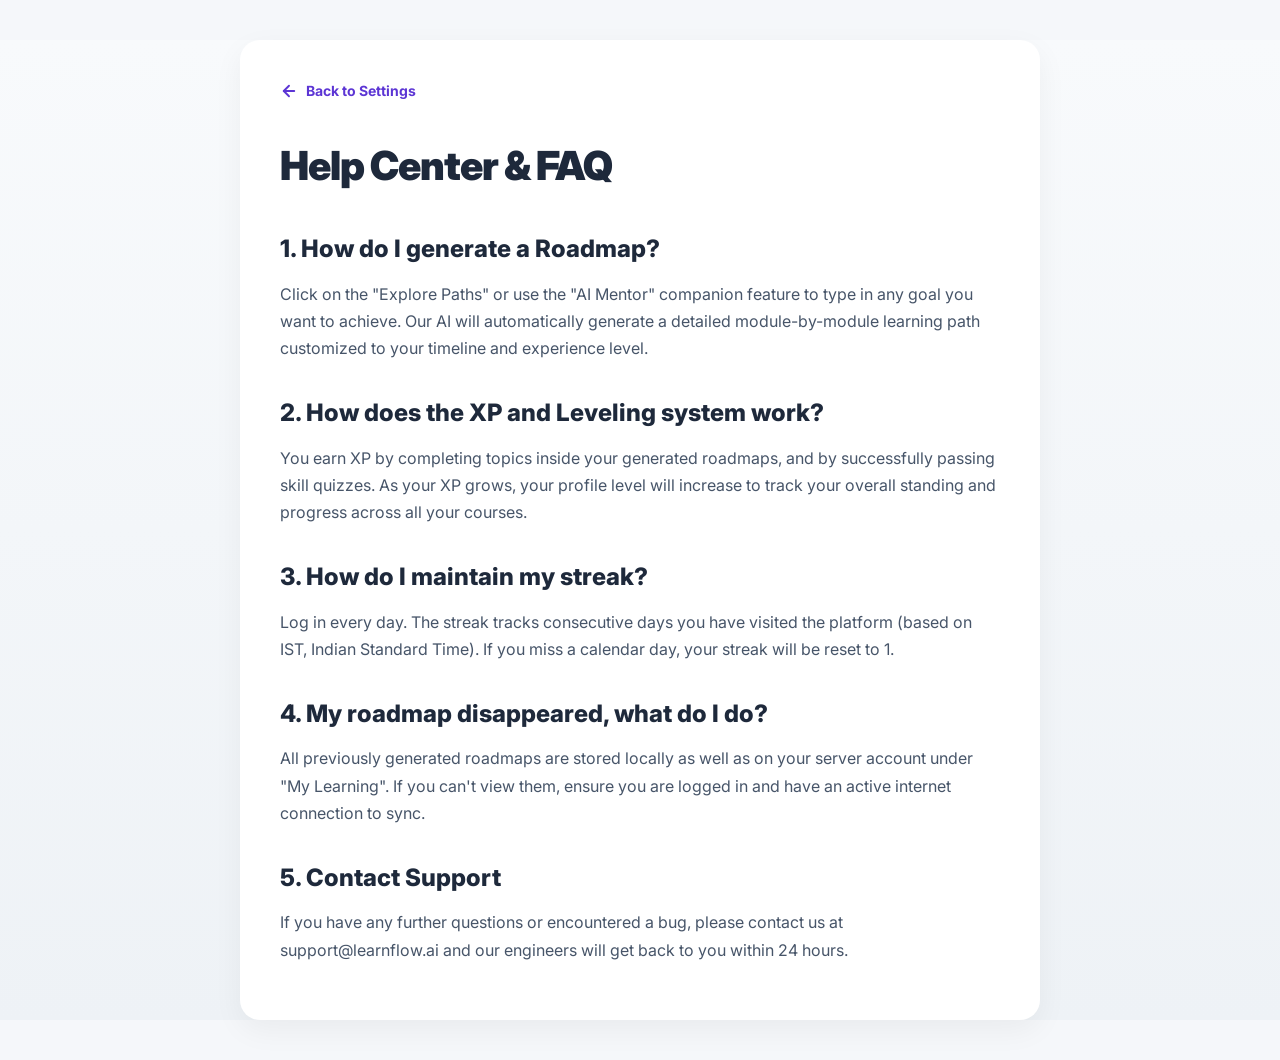
<file: help.html>
<!DOCTYPE html>
<html lang="en">
<head>
  <meta charset="UTF-8">
  <meta name="viewport" content="width=device-width, initial-scale=1.0">
  <title>Help Center — LearnFlow AI</title>
  <link rel="stylesheet" href="css/style.css">
  <style>
    .legal-container { max-width: 800px; margin: 40px auto; padding: 40px; background: white; border-radius: 20px; box-shadow: 0 10px 30px rgba(0,0,0,0.05); }
    .legal-title { font-size: 2.5rem; font-weight: 900; letter-spacing: -1px; color: #1e293b; margin-bottom: 24px; }
    .legal-content h2 { margin-top: 32px; font-size: 1.5rem; font-weight: 800; color: #1e293b; margin-bottom: 12px; }
    .legal-content p, .legal-content li { font-size: 1rem; line-height: 1.7; color: #475569; margin-bottom: 16px; }
    .legal-content ul { padding-left: 24px; margin-bottom: 24px; }
    .back-btn { display: inline-flex; align-items: center; gap: 8px; color: var(--primary); font-weight: 700; text-decoration: none; margin-bottom: 32px; font-size: 14px; }
  </style>
</head>
<body style="background: linear-gradient(180deg, #F8FAFC 0%, #EEF2F6 100%); min-height:100vh;">
  <div class="legal-container">
    <a href="profile.html" class="back-btn"><svg width="18" height="18" viewBox="0 0 24 24" fill="none" stroke="currentColor" stroke-width="2.5" stroke-linecap="round" stroke-linejoin="round"><line x1="19" y1="12" x2="5" y2="12"/><polyline points="12 19 5 12 12 5"/></svg> Back to Settings</a>
    <h1 class="legal-title">Help Center & FAQ</h1>
    <div class="legal-content">
      <h2>1. How do I generate a Roadmap?</h2>
      <p>Click on the "Explore Paths" or use the "AI Mentor" companion feature to type in any goal you want to achieve. Our AI will automatically generate a detailed module-by-module learning path customized to your timeline and experience level.</p>
      
      <h2>2. How does the XP and Leveling system work?</h2>
      <p>You earn XP by completing topics inside your generated roadmaps, and by successfully passing skill quizzes. As your XP grows, your profile level will increase to track your overall standing and progress across all your courses.</p>
      
      <h2>3. How do I maintain my streak?</h2>
      <p>Log in every day. The streak tracks consecutive days you have visited the platform (based on IST, Indian Standard Time). If you miss a calendar day, your streak will be reset to 1.</p>
      
      <h2>4. My roadmap disappeared, what do I do?</h2>
      <p>All previously generated roadmaps are stored locally as well as on your server account under "My Learning". If you can't view them, ensure you are logged in and have an active internet connection to sync.</p>
      
      <h2>5. Contact Support</h2>
      <p>If you have any further questions or encountered a bug, please contact us at support@learnflow.ai and our engineers will get back to you within 24 hours.</p>
    </div>
  </div>
</body>
</html>
</file>
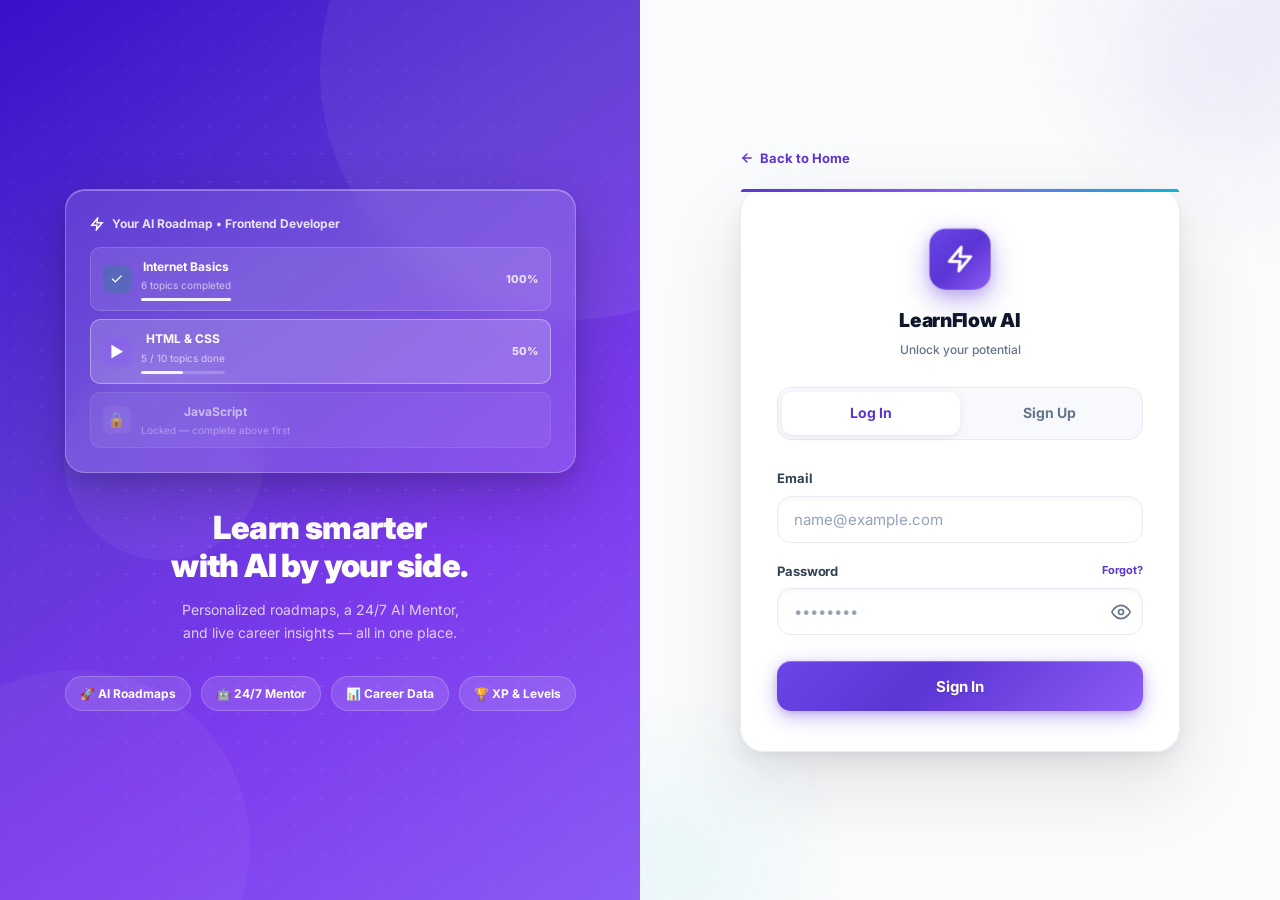
<file: login.html>
<!DOCTYPE html>
<html lang="en">
<head>
  <meta charset="UTF-8">
  <meta name="viewport" content="width=device-width, initial-scale=1.0">
  <title>LearnFlow AI — Sign In</title>
  <link rel="stylesheet" href="css/style.css">
  <style>
    /* ── Full-screen split layout ── */
    * { box-sizing: border-box; }
    html, body { height: 100%; margin: 0; }

    .login-split {
      display: grid;
      grid-template-columns: 1fr 1fr;
      min-height: 100vh;
    }

    /* ── Left: 3D Hero Panel ── */
    .login-hero {
      background: linear-gradient(145deg, #3B0FC8 0%, #5C35D4 35%, #7C3AED 65%, #8B5CF6 100%);
      display: flex; flex-direction: column;
      justify-content: center; align-items: center;
      padding: 60px 48px;
      position: relative; overflow: hidden;
    }

    /* Layered orbs */
    .lh-orb {
      position: absolute; border-radius: 50%; pointer-events: none;
    }
    .lh-orb-1 { width:500px;height:500px;top:-180px;right:-180px;background:rgba(255,255,255,.06); }
    .lh-orb-2 { width:350px;height:350px;bottom:-120px;left:-100px;background:rgba(255,255,255,.04); }
    .lh-orb-3 { width:200px;height:200px;top:40%;left:10%;background:rgba(255,255,255,.05);animation:lh-float 7s ease-in-out infinite; }
    @keyframes lh-float { 0%,100%{transform:translateY(0) scale(1)} 50%{transform:translateY(-20px) scale(1.04)} }

    /* Grid dots */
    .lh-grid {
      position: absolute; inset: 0; pointer-events: none;
      background-image: radial-gradient(rgba(255,255,255,0.12) 1px, transparent 1px);
      background-size: 28px 28px;
      mask-image: radial-gradient(ellipse 80% 70% at 50% 50%, black 30%, transparent 100%);
    }

    .lh-content { position: relative; z-index: 1; color: white; text-align: center; }

    /* 3D floating card */
    .lh-float-card {
      background: rgba(255,255,255,.12);
      backdrop-filter: blur(16px);
      -webkit-backdrop-filter: blur(16px);
      border: 1px solid rgba(255,255,255,.25);
      border-radius: 20px;
      padding: 24px;
      margin-bottom: 36px;
      transform-style: preserve-3d;
      box-shadow: 0 20px 60px rgba(0,0,0,.2), 0 8px 20px rgba(0,0,0,.1), inset 0 1px 0 rgba(255,255,255,.3);
      animation: card-levitate 6s ease-in-out infinite;
      perspective: 1000px;
    }
    @keyframes card-levitate {
      0%,100% { transform: translateY(0) rotateX(0) rotateY(0); }
      33%      { transform: translateY(-10px) rotateX(2deg) rotateY(-2deg); }
      66%      { transform: translateY(-5px) rotateX(-1deg) rotateY(2deg); }
    }

    /* Mini roadmap inside floating card */
    .mini-roadmap { display: flex; flex-direction: column; gap: 8px; min-width: 300px; }
    .mini-step {
      display: flex; align-items: center; gap: 10px;
      padding: 9px 12px; border-radius: 10px;
      background: rgba(255,255,255,.1);
      border: 1px solid rgba(255,255,255,.15);
    }
    .mini-step-icon {
      width: 28px; height: 28px; border-radius: 7px;
      display: flex; align-items: center; justify-content: center; flex-shrink: 0;
    }
    .mini-step-text { font-size: 12px; font-weight: 700; color: white; }
    .mini-step-sub { font-size: 10px; color: rgba(255,255,255,.65); margin-top: 1px; }
    .mini-step-pct { margin-left: auto; font-size: 11px; font-weight: 800; color: rgba(255,255,255,.8); }
    .mini-progress { height: 3px; border-radius: 2px; background: rgba(255,255,255,.2); margin-top: 5px; }
    .mini-progress-fill { height: 100%; border-radius: 2px; background: rgba(255,255,255,.9); }

    .lh-headline {
      font-size: 2rem; font-weight: 900; line-height: 1.2; letter-spacing: -.6px; margin-bottom: 12px;
    }
    .lh-subhead { font-size: 14px; color: rgba(255,255,255,.75); line-height: 1.65; margin-bottom: 32px; }

    /* Badges row */
    .lh-badges { display: flex; gap: 10px; justify-content: center; flex-wrap: wrap; }
    .lh-badge {
      display: flex; align-items: center; gap: 6px;
      background: rgba(255,255,255,.12); border: 1px solid rgba(255,255,255,.2);
      border-radius: var(--radius-full); padding: 7px 14px;
      font-size: 12px; font-weight: 700; color: white;
    }

    /* ── Right: Auth form ── */
    .login-form-panel {
      display: flex; flex-direction: column;
      justify-content: center; align-items: center;
      padding: 60px 48px;
      background:
        radial-gradient(ellipse 70% 50% at 100% 0%, rgba(92,53,212,0.05) 0%, transparent 60%),
        radial-gradient(ellipse 60% 45% at 0% 100%, rgba(6,182,212,0.04) 0%, transparent 60%),
        #fafbfc;
      position: relative;
      overflow: hidden;
    }
    /* Subtle orbs on form side */
    .form-orb {
      position: absolute; border-radius: 50%; filter: blur(48px); pointer-events: none;
    }
    .form-orb-1 { width:280px;height:280px;top:-80px;right:-80px;background:radial-gradient(circle,rgba(92,53,212,.07) 0%,transparent 70%);animation:lh-float 9s ease-in-out infinite; }
    .form-orb-2 { width:220px;height:220px;bottom:-60px;left:-60px;background:radial-gradient(circle,rgba(6,182,212,.06) 0%,transparent 70%);animation:lh-float 12s ease-in-out infinite reverse; }

    .auth-card-wrap { width: 100%; max-width: 440px; position: relative; z-index: 1; }

    /* Enhanced auth card */
    .auth-card {
      background: rgba(255,255,255,.97);
      border: 1.5px solid rgba(226,232,240,.7);
      border-radius: 24px;
      padding: 40px 36px;
      box-shadow:
        0 32px 80px rgba(15,23,42,.10),
        0 12px 32px rgba(15,23,42,.06),
        0 4px 8px rgba(15,23,42,.04),
        inset 0 1px 0 rgba(255,255,255,1);
      position: relative;
    }
    .auth-card::before {
      content: ''; position: absolute; top: 0; left: 0; right: 0; height: 3px;
      background: linear-gradient(90deg, #5C35D4, #8B5CF6, #06B6D4);
      border-radius: 24px 24px 0 0;
    }

    .auth-logo {
      display: flex; flex-direction: column; align-items: center;
      margin-bottom: 28px; gap: 2px;
    }
    .logo-icon {
      width: 60px; height: 60px;
      background: linear-gradient(135deg, #6B45E8, #5C35D4, #8B5CF6);
      border-radius: 16px; display: flex; align-items: center; justify-content: center;
      margin-bottom: 14px;
      box-shadow: 0 10px 28px rgba(92,53,212,.38), 0 4px 10px rgba(92,53,212,.18), inset 0 1px 0 rgba(255,255,255,.25);
      transform: perspective(200px) translateZ(4px);
    }
    .logo-icon svg { width: 28px; height: 28px; color: white; }
    .logo-brand { font-size: 1.2rem; font-weight: 900; color: var(--on-bg); letter-spacing: -.3px; }
    .logo-tagline { font-size: 12px; color: var(--on-surface-var); font-weight: 500; margin-top: 2px; }

    /* Go-back link for guests */
    .back-to-explore {
      display: flex; align-items: center; gap: 6px;
      color: var(--primary); font-size: 13px; font-weight: 700; text-decoration: none;
      margin-bottom: 20px; width: 100%; max-width: 440px; position: relative; z-index: 1;
    }
    .back-to-explore:hover { opacity: 0.8; }

    .auth-tabs { display:flex;gap:0;background:var(--card);border-radius:var(--radius-md);padding:4px;margin-bottom:28px;border:1px solid var(--card-border); }
    .auth-tab { flex:1;padding:10px;border-radius:var(--radius-sm);font-size:14px;font-weight:700;text-align:center;cursor:pointer;transition:var(--transition);color:var(--on-surface-var); }
    .auth-tab.active { background:var(--surface);color:var(--primary);box-shadow:var(--shadow-sm); }
    .auth-form { display:flex;flex-direction:column;gap:18px; }
    .auth-divider { text-align:center;position:relative;margin:4px 0; }
    .auth-divider::before { content:'';position:absolute;top:50%;left:0;right:0;height:1px;background:var(--divider); }
    .auth-divider span { position:relative;background:var(--surface);padding:0 14px;font-size:12px;font-weight:600;color:var(--on-surface-var); }

    /* ── Mobile: stack vertically ── */
    @media(max-width:900px) {
      .login-split { grid-template-columns: 1fr; }
      .login-hero { display: none; }
      .login-form-panel { padding: 40px 24px; min-height: 100vh; }
    }

    /* ── Password strength pills ── */
    .pwd-strength { display: flex; gap: 6px; margin-top: 6px; flex-wrap: wrap; }
    .pwd-pill {
      padding: 3px 9px; border-radius: 999px;
      font-size: 11px; font-weight: 700;
      background: #E5E7EB; color: #9CA3AF;
      transition: background .25s, color .25s;
    }
    .pwd-pill.met { background: #059669; color: #fff; }

    /* ── Email domain badge ── */
    .email-domain-hint {
      font-size: 11px; font-weight: 600; margin-top: 3px; padding-left: 4px;
      line-height: 1.4; display: none;
    }
    .email-domain-hint.visible { display: block; }
    .email-domain-hint.ok  { color: #059669; }
    .email-domain-hint.bad { color: var(--error, #EF4444); }

    /* ── OTP input strip ── */
    .otp-hint { font-size:13px; color:var(--on-surface-var); line-height:1.55; margin-bottom:18px; text-align:center; }
    .otp-email-display {
      font-weight:700; display:block;
      color: var(--primary);
    }
  </style>
</head>
<body class="landing-page">

  <div class="login-split">
    <!-- ── Left: Hero Panel ── -->
    <div class="login-hero">
      <div class="lh-orb lh-orb-1"></div>
      <div class="lh-orb lh-orb-2"></div>
      <div class="lh-orb lh-orb-3"></div>
      <div class="lh-grid"></div>

      <div class="lh-content">
        <!-- Floating roadmap preview card -->
        <div class="lh-float-card">
          <div style="display:flex;align-items:center;gap:8px;margin-bottom:14px;">
            <svg width="14" height="14" viewBox="0 0 24 24" fill="none" stroke="white" stroke-width="2.5"><polygon points="13 2 3 14 12 14 11 22 21 10 12 10 13 2"/></svg>
            <span style="font-size:12px;font-weight:700;color:rgba(255,255,255,.85);">Your AI Roadmap • Frontend Developer</span>
          </div>
          <div class="mini-roadmap">
            <div class="mini-step">
              <div class="mini-step-icon" style="background:rgba(5,150,105,.25);">✓</div>
              <div>
                <div class="mini-step-text">Internet Basics</div>
                <div class="mini-step-sub">6 topics completed</div>
                <div class="mini-progress"><div class="mini-progress-fill" style="width:100%;"></div></div>
              </div>
              <div class="mini-step-pct">100%</div>
            </div>
            <div class="mini-step" style="background:rgba(255,255,255,.18);border-color:rgba(255,255,255,.35);">
              <div class="mini-step-icon" style="background:rgba(139,92,246,.4);">▶</div>
              <div>
                <div class="mini-step-text">HTML & CSS</div>
                <div class="mini-step-sub">5 / 10 topics done</div>
                <div class="mini-progress"><div class="mini-progress-fill" style="width:50%;"></div></div>
              </div>
              <div class="mini-step-pct">50%</div>
            </div>
            <div class="mini-step" style="opacity:.6;">
              <div class="mini-step-icon" style="background:rgba(255,255,255,.1);">🔒</div>
              <div>
                <div class="mini-step-text">JavaScript</div>
                <div class="mini-step-sub">Locked — complete above first</div>
              </div>
            </div>
          </div>
        </div>

        <h1 class="lh-headline">Learn smarter<br>with AI by your side.</h1>
        <p class="lh-subhead">Personalized roadmaps, a 24/7 AI Mentor,<br>and live career insights — all in one place.</p>

        <div class="lh-badges">
          <div class="lh-badge">🚀 AI Roadmaps</div>
          <div class="lh-badge">🤖 24/7 Mentor</div>
          <div class="lh-badge">📊 Career Data</div>
          <div class="lh-badge">🏆 XP &amp; Levels</div>
        </div>
      </div>
    </div>

    <!-- ── Right: Auth Form ── -->
    <div class="login-form-panel">
      <div class="form-orb form-orb-1"></div>
      <div class="form-orb form-orb-2"></div>

      <a href="index.html" class="back-to-explore">
        <svg width="14" height="14" viewBox="0 0 24 24" fill="none" stroke="currentColor" stroke-width="2.5" stroke-linecap="round" stroke-linejoin="round"><line x1="19" y1="12" x2="5" y2="12"/><polyline points="12 19 5 12 12 5"/></svg>
        Back to Home
      </a>

      <div class="auth-card-wrap">
        <div class="auth-card animate-up">
          <div class="auth-logo">
            <div class="logo-icon">
              <svg xmlns="http://www.w3.org/2000/svg" viewBox="0 0 24 24" fill="none" stroke="currentColor" stroke-width="2.5" stroke-linecap="round" stroke-linejoin="round">
                <polygon points="13 2 3 14 12 14 11 22 21 10 12 10 13 2"/>
              </svg>
            </div>
            <div class="logo-brand">LearnFlow AI</div>
            <div class="logo-tagline">Unlock your potential</div>
          </div>

          <!-- Auth Selection Tabs -->
          <div class="auth-tabs" id="auth-tabs-container">
            <div class="auth-tab active" id="tab-login">Log In</div>
            <div class="auth-tab" id="tab-signup">Sign Up</div>
          </div>

          <!-- Login View -->
          <div id="view-login">
            <form class="auth-form" id="form-login">
              <div class="input-group">
                <label class="input-label">Email</label>
                <input type="email" class="input" id="lo-email" placeholder="name@example.com" required>
              </div>
              <div class="input-group">
                <div style="display:flex;justify-content:space-between;align-items:center;">
                  <label class="input-label">Password</label>
                  <a href="#" class="text-xs font-bold text-primary" id="link-forgot" style="text-decoration:none;">Forgot?</a>
                </div>
                <div style="position:relative;">
                  <input type="password" class="input" id="lo-pwd" placeholder="••••••••" required style="width:100%;padding-right:40px;">
                  <button type="button" class="pwd-toggle" data-target="lo-pwd" style="position:absolute;right:12px;top:50%;transform:translateY(-50%);background:none;border:none;cursor:pointer;color:var(--on-surface-var);padding:0;display:flex;align-items:center;justify-content:center;z-index:10;">
                    <svg width="20" height="20" viewBox="0 0 24 24" fill="none" stroke="currentColor" stroke-width="2" stroke-linecap="round" stroke-linejoin="round" style="pointer-events:none;"><path d="M1 12s4-8 11-8 11 8 11 8-4 8-11 8-11-8-11-8z"></path><circle cx="12" cy="12" r="3"></circle></svg>
                  </button>
                </div>
              </div>
              <button type="submit" class="btn btn-primary mt-2" style="width:100%;height:50px;font-size:15px;border-radius:var(--radius-md);">Sign In</button>
            </form>
          </div>

          <!-- Signup View: Step 1 — Fill Details -->
          <div id="view-signup" class="hidden">
            <form class="auth-form" id="form-signup">
              <div class="input-group">
                <label class="input-label">Full Name</label>
                <input type="text" class="input" id="su-name" placeholder="John Doe" required>
              </div>
              <div class="input-group">
                <label class="input-label">Email</label>
                <input type="email" class="input" id="su-email" placeholder="name@gmail.com" required autocomplete="email">
                <div class="email-domain-hint" id="su-email-hint"></div>
              </div>
              <div class="input-group">
                <label class="input-label">Password</label>
                <div style="position:relative;">
                  <input type="password" class="input" id="su-pwd" placeholder="Min. 8 chars" required style="width:100%;padding-right:40px;">
                  <button type="button" class="pwd-toggle" data-target="su-pwd" style="position:absolute;right:12px;top:50%;transform:translateY(-50%);background:none;border:none;cursor:pointer;color:var(--on-surface-var);padding:0;display:flex;align-items:center;justify-content:center;z-index:10;">
                    <svg width="20" height="20" viewBox="0 0 24 24" fill="none" stroke="currentColor" stroke-width="2" stroke-linecap="round" stroke-linejoin="round" style="pointer-events:none;"><path d="M1 12s4-8 11-8 11 8 11 8-4 8-11 8-11-8-11-8z"></path><circle cx="12" cy="12" r="3"></circle></svg>
                  </button>
                </div>
                <div class="pwd-strength" id="su-pwd-strength">
                  <span class="pwd-pill" id="sp-upper">A-Z</span>
                  <span class="pwd-pill" id="sp-lower">a-z</span>
                  <span class="pwd-pill" id="sp-digit">0-9</span>
                  <span class="pwd-pill" id="sp-sym">#@!</span>
                  <span class="pwd-pill" id="sp-len">8+</span>
                </div>
              </div>
              <button type="submit" class="btn btn-primary mt-2" style="width:100%;height:50px;font-size:15px;border-radius:var(--radius-md);" id="su-send-btn">Create Account</button>
            </form>
          </div>

          <!-- Signup View: Step 2 — OTP Verify -->
          <div id="view-signup-otp" class="hidden">
            <div style="text-align:center;margin-bottom:20px;">
              <div style="width:48px;height:48px;background:var(--primary-light);border-radius:12px;display:flex;align-items:center;justify-content:center;margin:0 auto 12px;">
                <svg width="22" height="22" viewBox="0 0 24 24" fill="none" stroke="var(--primary)" stroke-width="2"><path d="M4 4h16c1.1 0 2 .9 2 2v12c0 1.1-.9 2-2 2H4c-1.1 0-2-.9-2-2V6c0-1.1.9-2 2-2z"/><polyline points="22,6 12,13 2,6"/></svg>
              </div>
              <h2 class="text-xl font-bold">Verify your email</h2>
              <p class="otp-hint">We sent a 6-digit code to<span class="otp-email-display" id="su-otp-email-display"></span></p>
            </div>
            <form class="auth-form" id="form-signup-otp">
              <div class="input-group">
                <label class="input-label">6-Digit Code</label>
                <input type="text" class="input" id="su-otp-code" placeholder="e.g. 123456" maxlength="6" inputmode="numeric" pattern="[0-9]{6}" required style="letter-spacing:6px;font-size:22px;text-align:center;">
              </div>
              <button type="submit" class="btn btn-primary" id="su-otp-verify-btn" style="width:100%;height:50px;font-size:15px;border-radius:var(--radius-md);">Verify &amp; Create Account</button>
              <div style="text-align:center;margin-top:8px;">
                <span style="font-size:13px;color:var(--on-surface-var);">Didn't receive it? </span>
                <button type="button" class="text-xs font-bold text-primary" id="su-resend-btn" style="background:none;border:none;cursor:pointer;font-size:13px;">Resend Code</button>
              </div>
              <button type="button" class="btn btn-ghost w-full" id="su-back-btn" style="margin-top:4px;">← Change details</button>
            </form>
          </div>

          <!-- Forgot Password View -->
          <div id="view-forgot" class="hidden">
            <div style="text-align:center;margin-bottom:24px;">
              <div style="width:48px;height:48px;background:var(--peach);border-radius:12px;display:flex;align-items:center;justify-content:center;margin:0 auto 12px;">
                <svg width="22" height="22" viewBox="0 0 24 24" fill="none" stroke="var(--peach-on)" stroke-width="2"><rect x="3" y="11" width="18" height="11" rx="2" ry="2"/><path d="M7 11V7a5 5 0 0 1 10 0v4"/></svg>
              </div>
              <h2 class="text-xl font-bold">Reset Password</h2>
              <p class="text-sm text-muted mt-2" style="line-height:1.5;">We'll send a reset code to your email.</p>
            </div>
            <form class="auth-form" id="form-forgot">
              <div class="input-group">
                <label class="input-label">Email</label>
                <input type="email" class="input" id="fp-email" required>
              </div>
              <div id="fp-code-box" class="hidden">
                <div class="input-group">
                  <label class="input-label">Reset Code</label>
                  <input type="text" class="input" id="fp-code">
                </div>
              </div>
              <div id="fp-pwd-box" class="hidden">
                <div class="input-group">
                  <label class="input-label">New Password</label>
                  <div style="position:relative;">
                    <input type="password" class="input" id="fp-pwd" placeholder="Min. 8 chars (1 uppercase, 1 special, 1 number)" minlength="8" style="width:100%;padding-right:40px;">
                    <button type="button" class="pwd-toggle" data-target="fp-pwd" style="position:absolute;right:12px;top:50%;transform:translateY(-50%);background:none;border:none;cursor:pointer;color:var(--on-surface-var);padding:0;display:flex;align-items:center;justify-content:center;z-index:10;">
                      <svg width="20" height="20" viewBox="0 0 24 24" fill="none" stroke="currentColor" stroke-width="2" stroke-linecap="round" stroke-linejoin="round" style="pointer-events:none;"><path d="M1 12s4-8 11-8 11 8 11 8-4 8-11 8-11-8-11-8z"></path><circle cx="12" cy="12" r="3"></circle></svg>
                    </button>
                  </div>
                </div>
              </div>
              <button type="button" class="btn btn-primary" id="fp-send-btn" style="width:100%;height:50px;">Send Reset Code</button>
              <button type="submit" class="btn btn-primary hidden" id="fp-reset-btn" style="width:100%;height:50px;">Update Password</button>
              <button type="button" class="btn btn-ghost w-full link-back">← Back to Login</button>
            </form>
          </div>
        </div>
      </div>
    </div>
  </div>

  <!-- Onboarding Modal (unchanged) -->
  <div class="modal-overlay" id="modal-onboarding">
    <div class="modal">
      <div class="modal-handle"></div>
      <div class="step-view" id="ob-step-1">
        <div class="step-indicator" id="ob-dots-1">
          <div class="step-dot active"></div><div class="step-dot"></div><div class="step-dot"></div>
        </div>
        <h2 class="text-2xl font-black mb-1">What's your goal?</h2>
        <p class="text-sm text-muted mb-6" style="line-height:1.5;">We'll personalize your learning path.</p>
        <div style="display:grid;grid-template-columns:1fr 1fr;gap:12px;margin-bottom:8px;">
          <div class="card ob-option" data-type="goal" data-val="Career Change" style="text-align:center;padding:20px 12px;cursor:pointer;"><div style="font-size:28px;margin-bottom:10px;">🚀</div><div class="font-bold text-sm">Career Change</div></div>
          <div class="card ob-option" data-type="goal" data-val="Skill Up" style="text-align:center;padding:20px 12px;cursor:pointer;"><div style="font-size:28px;margin-bottom:10px;">📈</div><div class="font-bold text-sm">Skill Up</div></div>
          <div class="card ob-option" data-type="goal" data-val="Academic" style="text-align:center;padding:20px 12px;cursor:pointer;"><div style="font-size:28px;margin-bottom:10px;">🎓</div><div class="font-bold text-sm">Academic</div></div>
          <div class="card ob-option" data-type="goal" data-val="Personal" style="text-align:center;padding:20px 12px;cursor:pointer;"><div style="font-size:28px;margin-bottom:10px;">💡</div><div class="font-bold text-sm">Personal</div></div>
        </div>
        <button class="btn btn-primary w-full mt-4 ob-next" style="height:50px;">Continue →</button>
      </div>
      <div class="step-view hidden" id="ob-step-2">
        <div class="step-indicator"><div class="step-dot"></div><div class="step-dot active"></div><div class="step-dot"></div></div>
        <h2 class="text-2xl font-black mb-1">Your experience level</h2>
        <p class="text-sm text-muted mb-6" style="line-height:1.5;">How much do you already know?</p>
        <div style="display:flex;flex-direction:column;gap:10px;margin-bottom:8px;">
          <div class="card ob-option" data-type="experience_level" data-val="Beginner" style="cursor:pointer;padding:18px 20px;"><div class="font-bold mb-1">🌱 Beginner</div><div class="text-xs text-muted">Just starting my journey</div></div>
          <div class="card ob-option" data-type="experience_level" data-val="Intermediate" style="cursor:pointer;padding:18px 20px;"><div class="font-bold mb-1">⚡ Intermediate</div><div class="text-xs text-muted">I have some core knowledge</div></div>
          <div class="card ob-option" data-type="experience_level" data-val="Advanced" style="cursor:pointer;padding:18px 20px;"><div class="font-bold mb-1">🔥 Advanced</div><div class="text-xs text-muted">Looking to master specifics</div></div>
        </div>
        <button class="btn btn-primary w-full mt-4 ob-next" style="height:50px;">Continue →</button>
      </div>
      <div class="step-view hidden" id="ob-step-3">
        <div class="step-indicator"><div class="step-dot"></div><div class="step-dot"></div><div class="step-dot active"></div></div>
        <h2 class="text-2xl font-black mb-1">How do you learn best?</h2>
        <p class="text-sm text-muted mb-6" style="line-height:1.5;">We'll adapt our content to match your style.</p>
        <div style="display:flex;flex-direction:column;gap:10px;margin-bottom:8px;">
          <div class="card ob-option" data-type="learning_style" data-val="Visual Learner" style="cursor:pointer;padding:18px 20px;"><div class="font-bold mb-1">🎨 Visual</div><div class="text-xs text-muted">Videos, diagrams, code blocks</div></div>
          <div class="card ob-option" data-type="learning_style" data-val="Practical Learner" style="cursor:pointer;padding:18px 20px;"><div class="font-bold mb-1">🛠 Hands-on</div><div class="text-xs text-muted">Building projects, challenges</div></div>
          <div class="card ob-option" data-type="learning_style" data-val="Theoretical Learner" style="cursor:pointer;padding:18px 20px;"><div class="font-bold mb-1">📖 Theoretical</div><div class="text-xs text-muted">Documentation, articles, reading</div></div>
        </div>
        <button class="btn btn-primary w-full mt-4 ob-next" style="height:50px;">Finish Setup ✓</button>
      </div>
    </div>
  </div>

  <script src="js/api.js"></script>
  <script src="js/app.js"></script>
  <script src="js/auth.js?v=2"></script>
  <script>
    // Animate the auth card in
    setTimeout(() => document.querySelector('.auth-card')?.classList.add('visible'), 100);

    // Auto-switch tab from URL param
    const params = new URLSearchParams(location.search);
    if (params.get('tab') === 'signup') {
      document.getElementById('tab-login').classList.remove('active');
      document.getElementById('tab-signup').classList.add('active');
      document.getElementById('view-login').classList.add('hidden');
      document.getElementById('view-signup').classList.remove('hidden');
    }
  </script>
</body>
</html>
</file>
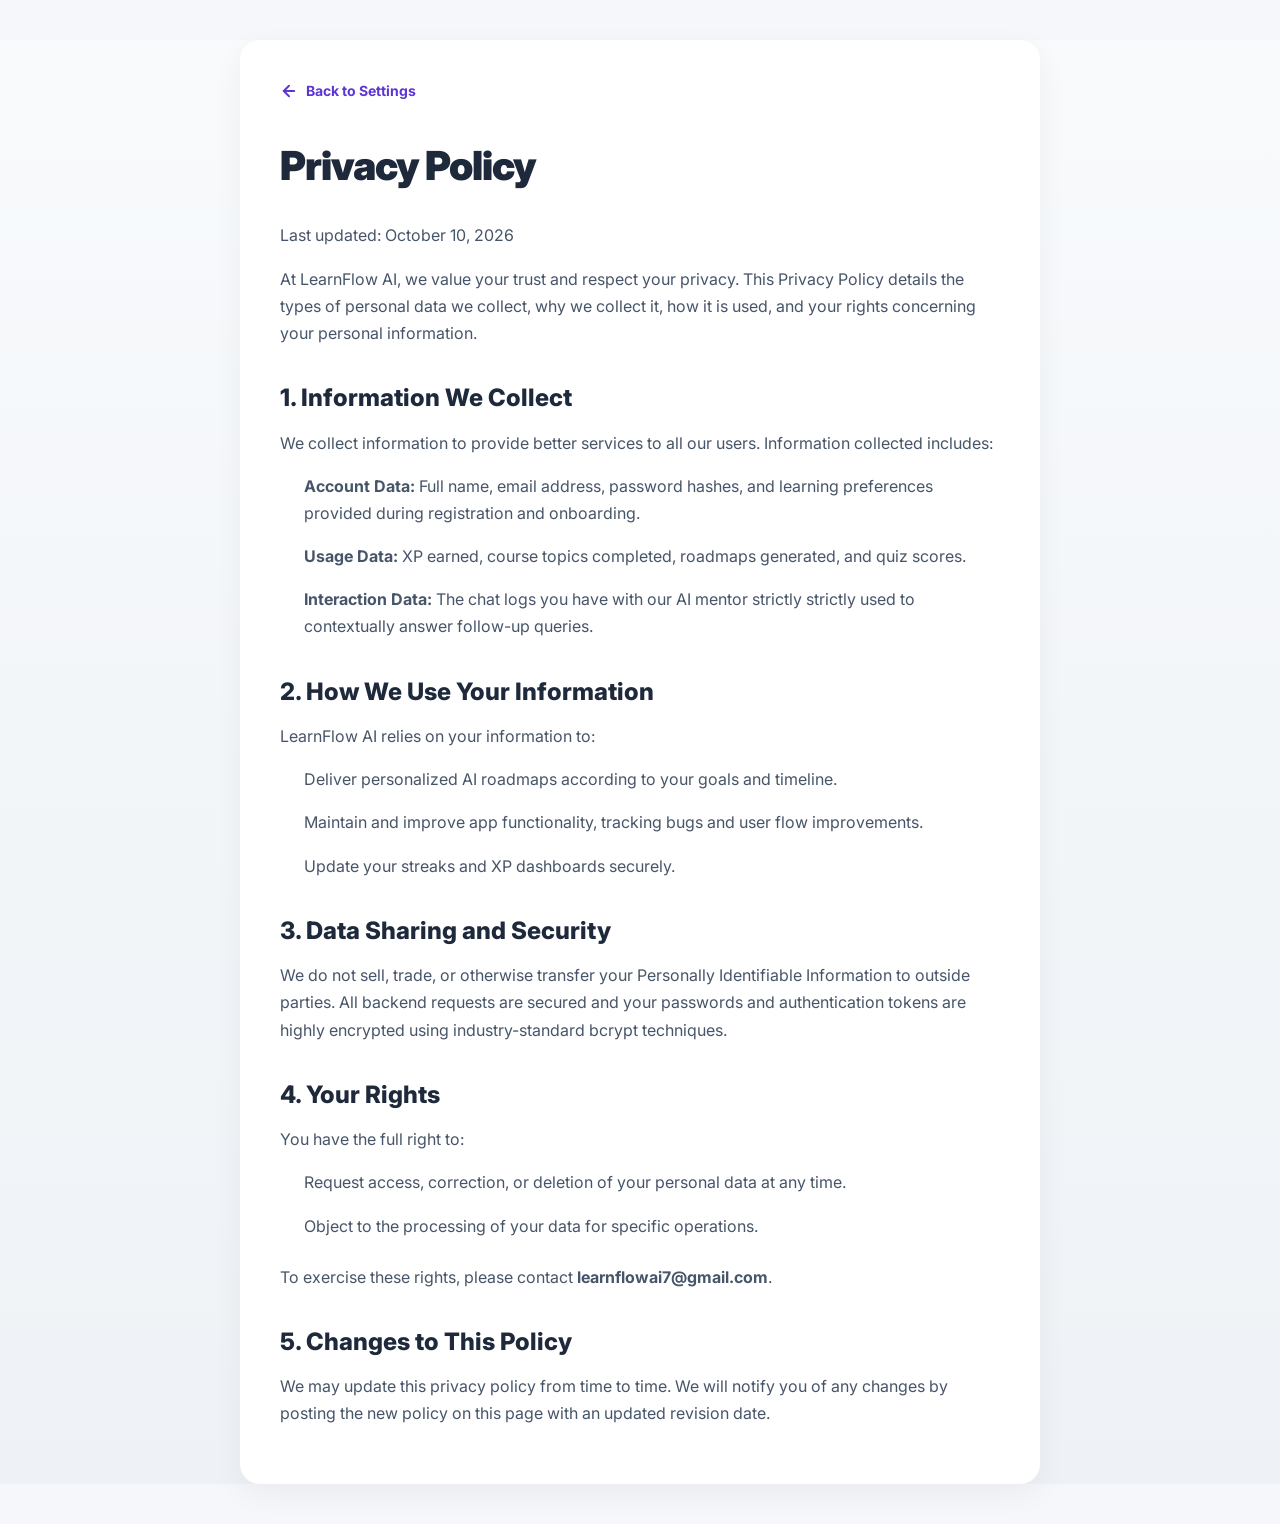
<file: privacy.html>
<!DOCTYPE html>
<html lang="en">
<head>
  <meta charset="UTF-8">
  <meta name="viewport" content="width=device-width, initial-scale=1.0">
  <title>Privacy Policy — LearnFlow AI</title>
  <link rel="stylesheet" href="css/style.css">
  <style>
    .legal-container { max-width: 800px; margin: 40px auto; padding: 40px; background: white; border-radius: 20px; box-shadow: 0 10px 30px rgba(0,0,0,0.05); }
    .legal-title { font-size: 2.5rem; font-weight: 900; letter-spacing: -1px; color: #1e293b; margin-bottom: 24px; }
    .legal-content h2 { margin-top: 32px; font-size: 1.5rem; font-weight: 800; color: #1e293b; margin-bottom: 12px; }
    .legal-content p, .legal-content li { font-size: 1rem; line-height: 1.7; color: #475569; margin-bottom: 16px; }
    .legal-content ul { padding-left: 24px; margin-bottom: 24px; }
    .back-btn { display: inline-flex; align-items: center; gap: 8px; color: var(--primary); font-weight: 700; text-decoration: none; margin-bottom: 32px; font-size: 14px; }
  </style>
</head>
<body style="background: linear-gradient(180deg, #F8FAFC 0%, #EEF2F6 100%); min-height:100vh;">
  <div class="legal-container">
    <a href="profile.html" class="back-btn"><svg width="18" height="18" viewBox="0 0 24 24" fill="none" stroke="currentColor" stroke-width="2.5" stroke-linecap="round" stroke-linejoin="round"><line x1="19" y1="12" x2="5" y2="12"/><polyline points="12 19 5 12 12 5"/></svg> Back to Settings</a>
    <h1 class="legal-title">Privacy Policy</h1>
    <div class="legal-content">
      <p>Last updated: October 10, 2026</p>
      <p>At LearnFlow AI, we value your trust and respect your privacy. This Privacy Policy details the types of personal data we collect, why we collect it, how it is used, and your rights concerning your personal information.</p>

      <h2>1. Information We Collect</h2>
      <p>We collect information to provide better services to all our users. Information collected includes:</p>
      <ul>
        <li><strong>Account Data:</strong> Full name, email address, password hashes, and learning preferences provided during registration and onboarding.</li>
        <li><strong>Usage Data:</strong> XP earned, course topics completed, roadmaps generated, and quiz scores.</li>
        <li><strong>Interaction Data:</strong> The chat logs you have with our AI mentor strictly strictly used to contextually answer follow-up queries.</li>
      </ul>

      <h2>2. How We Use Your Information</h2>
      <p>LearnFlow AI relies on your information to:</p>
      <ul>
        <li>Deliver personalized AI roadmaps according to your goals and timeline.</li>
        <li>Maintain and improve app functionality, tracking bugs and user flow improvements.</li>
        <li>Update your streaks and XP dashboards securely.</li>
      </ul>

      <h2>3. Data Sharing and Security</h2>
      <p>We do not sell, trade, or otherwise transfer your Personally Identifiable Information to outside parties. All backend requests are secured and your passwords and authentication tokens are highly encrypted using industry-standard bcrypt techniques.</p>

      <h2>4. Your Rights</h2>
      <p>You have the full right to:</p>
      <ul>
        <li>Request access, correction, or deletion of your personal data at any time.</li>
        <li>Object to the processing of your data for specific operations.</li>
      </ul>
      <p>To exercise these rights, please contact <b><a href="mailto:learnflowai7@gmail.com">learnflowai7@gmail.com<a></b>.</p>

      <h2>5. Changes to This Policy</h2>
      <p>We may update this privacy policy from time to time. We will notify you of any changes by posting the new policy on this page with an updated revision date.</p>
    </div>
  </div>
</body>
</html>
</file>
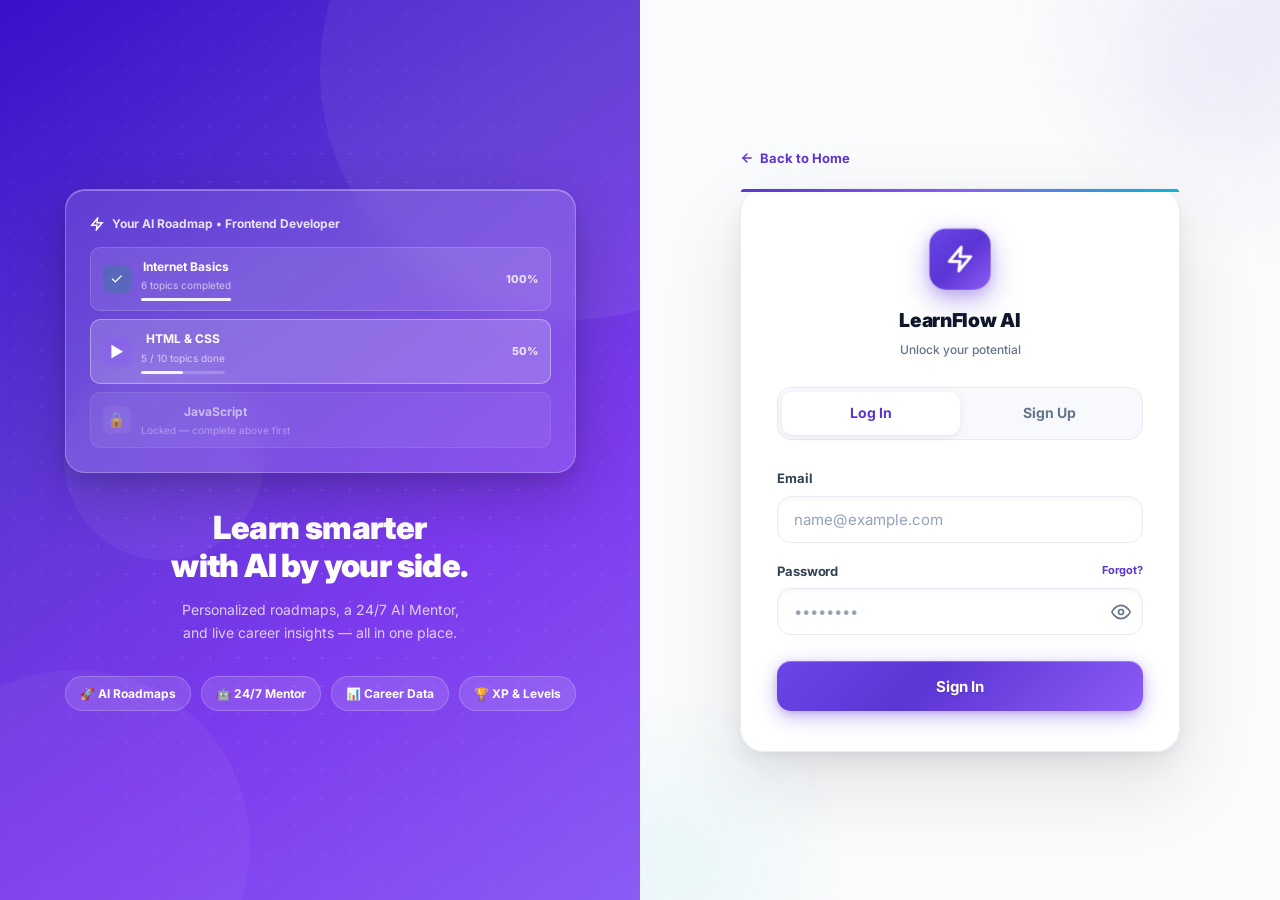
<file: profile.html>
<!DOCTYPE html>
<html lang="en">
<head>
  <meta charset="UTF-8">
  <meta name="viewport" content="width=device-width, initial-scale=1.0">
  <title>LearnFlow AI — Settings</title>
  <link rel="stylesheet" href="css/style.css">
  <style>
    /* ── 3D Settings Layout ── */
    .profile-grid {
      display: grid;
      grid-template-columns: 340px 1fr;
      gap: 36px;
      align-items: start;
      max-width: 1200px; margin: 0 auto;
    }
    
    /* ── 3D Profile Card ── */
    .profile-card {
      background: linear-gradient(160deg, rgba(255,255,255,0.95) 0%, rgba(255,255,255,0.7) 100%);
      backdrop-filter: blur(16px); -webkit-backdrop-filter: blur(16px);
      border: 1px solid rgba(255,255,255,0.8);
      border-radius: 28px;
      padding: 40px 32px; text-align: center;
      box-shadow: 
        0 24px 48px rgba(15,23,42,0.06),
        0 8px 16px rgba(15,23,42,0.04),
        inset 0 1px 0 rgba(255,255,255,1),
        inset 0 0 20px rgba(255,255,255,0.5);
      position: relative; overflow: hidden;
      transform: translateZ(0);
      will-change: transform;
      transition: transform 0.4s cubic-bezier(0.34,1.56,0.64,1);
    }
    .profile-card:hover { transform: translateY(-4px); }
    .profile-card::before {
      content: ''; position: absolute; top: -100px; left: -100px;
      width: 250px; height: 250px; border-radius: 50%;
      background: radial-gradient(circle, rgba(92,53,212,0.1) 0%, transparent 70%);
      pointer-events: none;
    }
    .profile-avatar-large {
      width: 100px; height: 100px;
      background: linear-gradient(135deg, #6B45E8 0%, #06B6D4 100%);
      color: white; border-radius: 32px;
      display: flex; align-items: center; justify-content: center;
      font-size: 38px; font-weight: 900;
      margin: 0 auto 24px;
      box-shadow: 
        0 16px 32px rgba(92,53,212,0.3),
        inset 0 2px 4px rgba(255,255,255,0.4);
      transform: perspective(400px) rotateX(4deg);
    }
    
    /* ── 3D Settings Groups ── */
    .settings-group {
      background: rgba(255,255,255,0.8);
      backdrop-filter: blur(12px); -webkit-backdrop-filter: blur(12px);
      border: 1px solid rgba(226,232,240,0.8);
      border-radius: 24px;
      margin-bottom: 32px;
      box-shadow: 0 4px 12px rgba(15,23,42,0.03), inset 0 1px 0 rgba(255,255,255,1);
      overflow: hidden;
      transform: translateZ(0); transition: all 0.3s ease;
    }
    .settings-group:hover {
      box-shadow: 0 12px 32px rgba(15,23,42,0.06), inset 0 1px 0 rgba(255,255,255,1);
      border-color: var(--primary-medium);
    }
    .profile-row {
      padding: 20px 24px;
      border-bottom: 1px solid rgba(226,232,240,0.6);
      display: flex; align-items: center; justify-content: space-between;
      cursor: pointer; transition: background 0.2s;
    }
    .profile-row:last-child { border-bottom: none; }
    .profile-row:hover { background: linear-gradient(90deg, rgba(245,243,255,0.5) 0%, transparent 100%); }

    /* Icons */
    .icon-chip {
      width: 44px; height: 44px; border-radius: 14px;
      display: flex; align-items: center; justify-content: center; font-size: 20px;
      box-shadow: 0 4px 10px rgba(0,0,0,0.05), inset 0 1px 0 rgba(255,255,255,0.5);
    }
    .icon-chip-blue   { background: linear-gradient(135deg, #DBEAFE, #BFDBFE); color: #1D4ED8; }
    .icon-chip-purple { background: linear-gradient(135deg, #EDE9FB, #DDD6FE); color: #5C35D4; }
    .icon-chip-green  { background: linear-gradient(135deg, #D1FAE5, #A7F3D0); color: #047857; }
    .icon-chip-orange { background: linear-gradient(135deg, #FEF3C7, #FDE68A); color: #B45309; }
    .icon-chip-red    { background: linear-gradient(135deg, #FFE4E6, #FECDD3); color: #BE123C; }

    /* Switch */
    .toggle-switch {
      width: 44px; height: 24px; background: #E2E8F0;
      border-radius: 99px; position: relative; cursor: pointer;
      transition: background 0.3s;
      box-shadow: inset 0 1px 3px rgba(0,0,0,0.1);
    }
    .toggle-switch::after {
      content: ''; position: absolute; top: 2px; left: 2px;
      width: 20px; height: 20px; background: white; border-radius: 50%;
      box-shadow: 0 2px 4px rgba(0,0,0,0.2); transition: transform 0.3s cubic-bezier(0.34,1.56,0.64,1);
    }
    .toggle-switch.on { background: var(--success); }
    .toggle-switch.on::after { transform: translateX(20px); }

    .stats-pills { display: flex; justify-content: center; gap: 10px; margin-top: 24px; flex-wrap: wrap; }

    @media (max-width: 900px) {
      .profile-grid { grid-template-columns: 1fr; }
    }
  </style>
</head>
<body style="background: linear-gradient(180deg, #F8FAFC 0%, #EEF2F6 100%); min-height:100vh;">
  <div class="app-layout">
    <div id="sidebar-container"></div>

    <main class="main-content">
      <div class="content-area">
        <div class="page-header animate-up">
          <div class="header-text">
            <div class="label">DASHBOARD</div>
            <h1 class="text-3xl font-extrabold mt-1" style="letter-spacing:-1px;">Account Settings</h1>
          </div>
        </div>

        <div class="profile-grid">
          <!-- 3D Profile Card -->
          <aside class="animate-up" style="transition-delay:0.1s;">
            <div class="profile-card">
              <div class="profile-avatar-large" id="prof-initial">U</div>
              <h2 class="text-2xl font-black text-slate-800" id="prof-name" style="letter-spacing:-0.4px;">User Name</h2>
              <p class="text-sm font-bold mt-1" id="prof-email" style="color:var(--primary);">user@example.com</p>

              <div class="stats-pills">
                <div class="xp-pill" style="box-shadow:0 4px 10px rgba(92,53,212,0.15);">
                  <svg width="14" height="14" viewBox="0 0 24 24" fill="none" stroke="var(--primary)" stroke-width="2.5"><polygon points="13 2 3 14 12 14 11 22 21 10 12 10 13 2"/></svg>
                  <span id="prof-xp" style="font-size:13px;">0 XP</span>
                </div>
                <div class="badge badge-lavender" id="prof-style" style="box-shadow:0 4px 10px rgba(139,92,246,0.1);">Visual Learner</div>
              </div>
            </div>
          </aside>

          <!-- Settings Dashboard -->
          <div class="animate-up" style="transition-delay:0.2s;">
            
            <!-- Account -->
            <div class="label mb-3 px-2">ACCOUNT DETAILS</div>
            <div class="settings-group">
              <div class="profile-row" onclick="document.getElementById('modal-email').classList.add('open')">
                <div class="flex items-center gap-4">
                  <div class="icon-chip icon-chip-blue">✉️</div>
                  <div>
                    <div class="font-bold text-slate-800">Email Address</div>
                    <div class="text-xs text-slate-500 mt-1">Change your account email</div>
                  </div>
                </div>
                <svg width="20" height="20" viewBox="0 0 24 24" fill="none" stroke="#94A3B8" stroke-width="2" stroke-linecap="round" stroke-linejoin="round"><polyline points="9 18 15 12 9 6"/></svg>
              </div>

              <div class="profile-row" onclick="document.getElementById('modal-password').classList.add('open')">
                <div class="flex items-center gap-4">
                  <div class="icon-chip icon-chip-purple">🔐</div>
                  <div>
                    <div class="font-bold text-slate-800">Password & Security</div>
                    <div class="text-xs text-slate-500 mt-1">Update authentication settings</div>
                  </div>
                </div>
                <svg width="20" height="20" viewBox="0 0 24 24" fill="none" stroke="#94A3B8" stroke-width="2" stroke-linecap="round" stroke-linejoin="round"><polyline points="9 18 15 12 9 6"/></svg>
              </div>
              
              <div class="profile-row" onclick="document.getElementById('modal-style').classList.add('open')">
                <div class="flex items-center gap-4">
                  <div class="icon-chip icon-chip-orange">🧠</div>
                  <div>
                    <div class="font-bold text-slate-800">Learning Preferences</div>
                    <div class="text-xs text-slate-500 mt-1">Adapt AI to your learning style</div>
                  </div>
                </div>
                <svg width="20" height="20" viewBox="0 0 24 24" fill="none" stroke="#94A3B8" stroke-width="2" stroke-linecap="round" stroke-linejoin="round"><polyline points="9 18 15 12 9 6"/></svg>
              </div>
            </div>

            <!-- Support & Legal -->
            <div class="label mb-3 px-2 mt-8">SUPPORT & LEGAL</div>
            <div class="settings-group">
              <div class="profile-row" onclick="window.location='help.html'">
                <div class="flex items-center gap-4">
                  <div class="icon-chip icon-chip-green">❓</div>
                  <div>
                    <div class="font-bold text-slate-800">Help Center</div>
                    <div class="text-xs text-slate-500 mt-1">Get support and read FAQs</div>
                  </div>
                </div>
                <svg width="20" height="20" viewBox="0 0 24 24" fill="none" stroke="#94A3B8" stroke-width="2" stroke-linecap="round" stroke-linejoin="round"><polyline points="9 18 15 12 9 6"/></svg>
              </div>

              <div class="profile-row" onclick="window.location='privacy.html'">
                <div class="flex items-center gap-4">
                  <div class="icon-chip" style="background:#F1F5F9; color:#475569;">🛡️</div>
                  <div>
                    <div class="font-bold text-slate-800">Privacy Policy</div>
                    <div class="text-xs text-slate-500 mt-1">Learn how we handle your data</div>
                  </div>
                </div>
                <svg width="20" height="20" viewBox="0 0 24 24" fill="none" stroke="#94A3B8" stroke-width="2" stroke-linecap="round" stroke-linejoin="round"><polyline points="9 18 15 12 9 6"/></svg>
              </div>

              <div class="profile-row" onclick="window.location='terms.html'">
                <div class="flex items-center gap-4">
                  <div class="icon-chip" style="background:#FEF3C7; color:#B45309;">📜</div>
                  <div>
                    <div class="font-bold text-slate-800">Terms & Conditions</div>
                    <div class="text-xs text-slate-500 mt-1">Rules and guidelines for using LearnFlow</div>
                  </div>
                </div>
                <svg width="20" height="20" viewBox="0 0 24 24" fill="none" stroke="#94A3B8" stroke-width="2" stroke-linecap="round" stroke-linejoin="round"><polyline points="9 18 15 12 9 6"/></svg>
              </div>
            </div>

            <!-- Danger Zone -->
            <div class="label mb-3 px-2 mt-8" style="color:#E11D48;">DANGER ZONE</div>
            <div class="settings-group" style="border-color:rgba(225,29,72,0.15);">
              <div class="profile-row" onclick="logout()">
                <div class="flex items-center gap-4">
                  <div class="icon-chip icon-chip-red">
                    <svg width="20" height="20" viewBox="0 0 24 24" fill="none" stroke="currentColor" stroke-width="2.5" stroke-linecap="round" stroke-linejoin="round"><path d="M9 21H5a2 2 0 0 1-2-2V5a2 2 0 0 1 2-2h4"/><polyline points="16 17 21 12 16 7"/><line x1="21" y1="12" x2="9" y2="12"/></svg>
                  </div>
                  <div>
                    <div class="font-bold text-slate-800" style="color:#BE123C;">Log Out</div>
                    <div class="text-xs text-slate-500 mt-1" style="color:#E11D48;">Sign out of this device securely</div>
                  </div>
                </div>
              </div>
            </div>

          </div>
        </div>
      </div>
    </main>
  </div>

  <!-- Note: Modal code same as before -->
  <div class="modal-overlay" id="modal-email">
    <div class="modal">
      <div style="display:flex;align-items:center;gap:12px;margin-bottom:20px;">
        <div style="width:44px;height:44px;background:var(--sky-bg);border-radius:12px;display:flex;align-items:center;justify-content:center;">📧</div>
        <div>
          <h2 class="text-xl font-extrabold" style="letter-spacing:-0.3px;">Change Email</h2>
          <p class="text-xs text-muted">We'll send a verification link to your new address.</p>
        </div>
      </div>
      <form id="form-email" style="display:flex;flex-direction:column;gap:16px;">
        <div class="input-group">
          <label class="input-label">New Email Address</label>
          <input type="email" id="edit-email" class="input" required>
        </div>
        <div class="input-group">
          <label class="input-label">Confirm Password</label>
          <input type="password" id="edit-email-pwd" class="input" required>
        </div>
        <div class="flex gap-3 mt-2">
          <button type="button" class="btn btn-secondary flex-1" onclick="document.getElementById('modal-email').classList.remove('open')">Cancel</button>
          <button type="submit" class="btn btn-primary flex-1" id="btn-save-email">Update Email</button>
        </div>
      </form>
    </div>
  </div>

  <div class="modal-overlay" id="modal-password">
    <div class="modal">
      <div style="display:flex;align-items:center;gap:12px;margin-bottom:20px;">
        <div style="width:44px;height:44px;background:var(--primary-light);border-radius:12px;display:flex;align-items:center;justify-content:center;">🔐</div>
        <div>
          <h2 class="text-xl font-extrabold" style="letter-spacing:-0.3px;">Update Password</h2>
          <p class="text-xs text-muted">Ensure your account is secure with a strong password.</p>
        </div>
      </div>
      <form id="form-pwd" style="display:flex;flex-direction:column;gap:16px;">
        <div class="input-group">
          <label class="input-label">Current Password</label>
          <input type="password" id="edit-pwd-old" class="input" required>
        </div>
        <div class="input-group">
          <label class="input-label">New Password</label>
          <input type="password" id="edit-pwd-new" class="input" placeholder="Min. 8 chars (1 uppercase, 1 special, 1 number)" required minlength="8">
        </div>
        <div class="flex gap-3 mt-2">
          <button type="button" class="btn btn-secondary flex-1" onclick="document.getElementById('modal-password').classList.remove('open')">Cancel</button>
          <button type="submit" class="btn btn-primary flex-1" id="btn-save-pwd">Save Changes</button>
        </div>
      </form>
    </div>
  </div>


  <div class="modal-overlay" id="modal-style">
    <div class="modal">
      <div style="display:flex;align-items:center;gap:12px;margin-bottom:20px;">
        <div style="width:44px;height:44px;background:var(--peach-bg);border-radius:12px;display:flex;align-items:center;justify-content:center;">🧠</div>
        <div>
          <h2 class="text-xl font-extrabold" style="letter-spacing:-0.3px;">Learning Style</h2>
          <p class="text-xs text-muted">Optimize AI responses to match how you learn.</p>
        </div>
      </div>
      <form id="form-style" style="display:flex;flex-direction:column;gap:12px;">
        <select id="edit-style" class="input" required style="width:100%;height:46px;padding:0 12px;">
          <option value="Visual">Visual (Diagrams & Images)</option>
          <option value="Auditory">Auditory (Explanations & Podcasts)</option>
          <option value="Reading/Writing">Reading/Writing (Text & Documentation)</option>
          <option value="Kinesthetic">Kinesthetic (Hands-on Projects)</option>
        </select>
        <div class="flex gap-3 mt-4">
          <button type="button" class="btn btn-secondary flex-1" onclick="document.getElementById('modal-style').classList.remove('open')">Cancel</button>
          <button type="submit" class="btn btn-primary flex-1" id="btn-save-style">Save Style</button>
        </div>
      </form>
    </div>
  </div>



  <script src="js/api.js"></script>
  <script src="js/app.js"></script>
  <script src="js/profile.js"></script>
  <script>
    document.getElementById('sidebar-container').outerHTML = renderSidebar(3);
  </script>
</body>
</html>
</file>
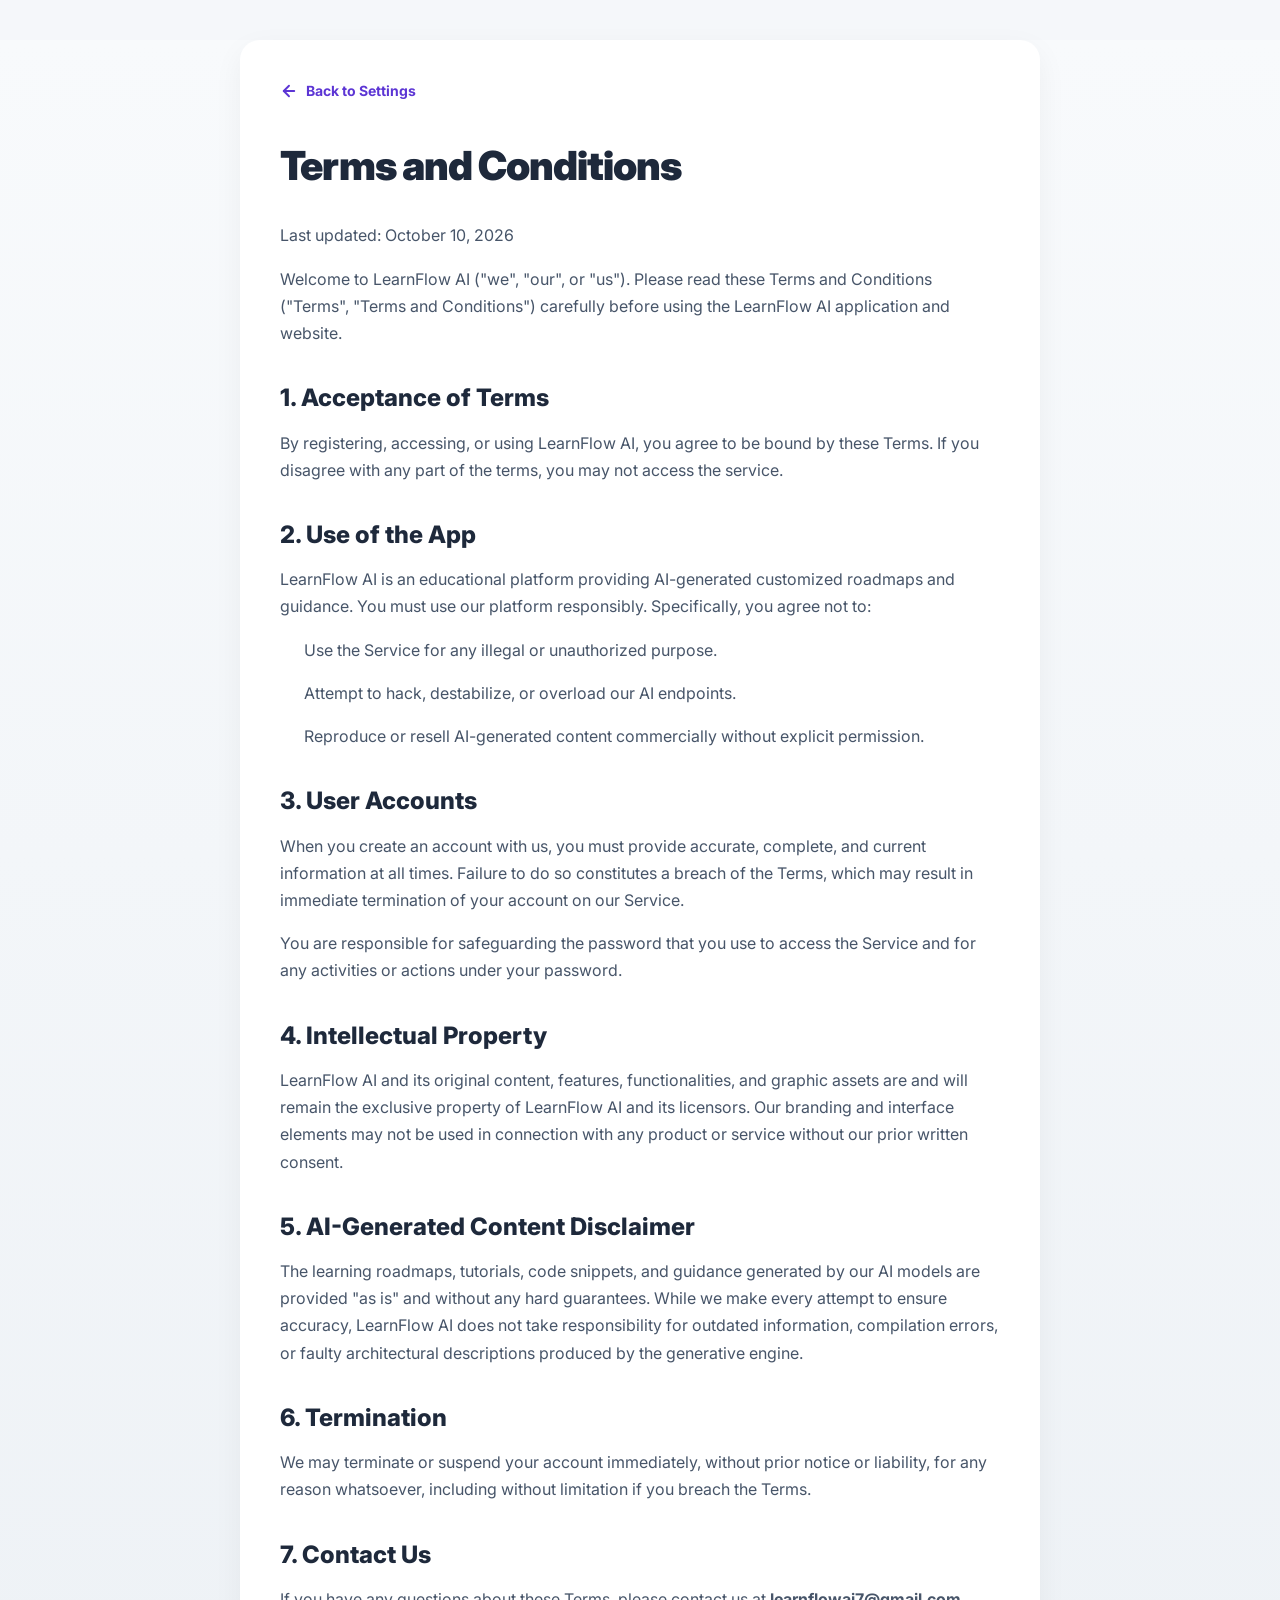
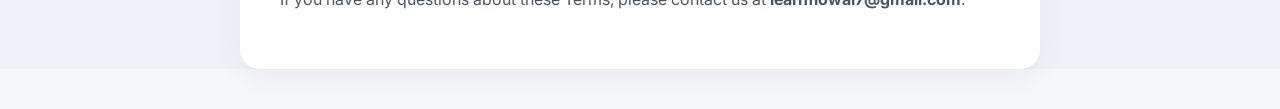
<file: terms.html>
<!DOCTYPE html>
<html lang="en">
<head>
  <meta charset="UTF-8">
  <meta name="viewport" content="width=device-width, initial-scale=1.0">
  <title>Terms and Conditions — LearnFlow AI</title>
  <link rel="stylesheet" href="css/style.css">
  <style>
    .legal-container { max-width: 800px; margin: 40px auto; padding: 40px; background: white; border-radius: 20px; box-shadow: 0 10px 30px rgba(0,0,0,0.05); }
    .legal-title { font-size: 2.5rem; font-weight: 900; letter-spacing: -1px; color: #1e293b; margin-bottom: 24px; }
    .legal-content h2 { margin-top: 32px; font-size: 1.5rem; font-weight: 800; color: #1e293b; margin-bottom: 12px; }
    .legal-content p, .legal-content li { font-size: 1rem; line-height: 1.7; color: #475569; margin-bottom: 16px; }
    .legal-content ul { padding-left: 24px; margin-bottom: 24px; }
    .back-btn { display: inline-flex; align-items: center; gap: 8px; color: var(--primary); font-weight: 700; text-decoration: none; margin-bottom: 32px; font-size: 14px; }
  </style>
</head>
<body style="background: linear-gradient(180deg, #F8FAFC 0%, #EEF2F6 100%); min-height:100vh;">
  <div class="legal-container">
    <a href="profile.html" class="back-btn"><svg width="18" height="18" viewBox="0 0 24 24" fill="none" stroke="currentColor" stroke-width="2.5" stroke-linecap="round" stroke-linejoin="round"><line x1="19" y1="12" x2="5" y2="12"/><polyline points="12 19 5 12 12 5"/></svg> Back to Settings</a>
    <h1 class="legal-title">Terms and Conditions</h1>
    <div class="legal-content">
      <p>Last updated: October 10, 2026</p>
      <p>Welcome to LearnFlow AI ("we", "our", or "us"). Please read these Terms and Conditions ("Terms", "Terms and Conditions") carefully before using the LearnFlow AI application and website.</p>

      <h2>1. Acceptance of Terms</h2>
      <p>By registering, accessing, or using LearnFlow AI, you agree to be bound by these Terms. If you disagree with any part of the terms, you may not access the service.</p>

      <h2>2. Use of the App</h2>
      <p>LearnFlow AI is an educational platform providing AI-generated customized roadmaps and guidance. You must use our platform responsibly. Specifically, you agree not to:</p>
      <ul>
        <li>Use the Service for any illegal or unauthorized purpose.</li>
        <li>Attempt to hack, destabilize, or overload our AI endpoints.</li>
        <li>Reproduce or resell AI-generated content commercially without explicit permission.</li>
      </ul>

      <h2>3. User Accounts</h2>
      <p>When you create an account with us, you must provide accurate, complete, and current information at all times. Failure to do so constitutes a breach of the Terms, which may result in immediate termination of your account on our Service.</p>
      <p>You are responsible for safeguarding the password that you use to access the Service and for any activities or actions under your password.</p>

      <h2>4. Intellectual Property</h2>
      <p>LearnFlow AI and its original content, features, functionalities, and graphic assets are and will remain the exclusive property of LearnFlow AI and its licensors. Our branding and interface elements may not be used in connection with any product or service without our prior written consent.</p>

      <h2>5. AI-Generated Content Disclaimer</h2>
      <p>The learning roadmaps, tutorials, code snippets, and guidance generated by our AI models are provided "as is" and without any hard guarantees. While we make every attempt to ensure accuracy, LearnFlow AI does not take responsibility for outdated information, compilation errors, or faulty architectural descriptions produced by the generative engine.</p>

      <h2>6. Termination</h2>
      <p>We may terminate or suspend your account immediately, without prior notice or liability, for any reason whatsoever, including without limitation if you breach the Terms.</p>

      <h2>7. Contact Us</h2>
      <p>If you have any questions about these Terms, please contact us at <b><a href="mailto:learnflowai7@gmail.com">learnflowai7@gmail.com<a></b>.</p>
    </div>
  </div>
</body>
</html>
</file>
<file: css/style.css>
/* ============================================================
   LearnFlow AI Design System — Premium Light Theme
   ============================================================ */

@import url('https://fonts.googleapis.com/css2?family=Inter:wght@300;400;500;600;700;800;900&display=swap');

/* ── CSS Variables (Design Tokens) ───────────────────────── */
:root {
  --bg:               #F5F7FA;
  --surface:          #FFFFFF;
  --card:             #F8F9FC;
  --card-border:      #E8ECF2;
  --divider:          #EEF0F6;

  --primary:          #5C35D4;
  --primary-dark:     #4527A0;
  --primary-hover:    #4527A0;
  --primary-light:    #EDE9FB;
  --primary-medium:   #D4C8F8;
  --gradient-primary: linear-gradient(135deg, #5C35D4 0%, #8B5CF6 100%);
  --gradient-glow:    0 8px 24px rgba(92, 53, 212, 0.25);
  --gradient-soft:    linear-gradient(135deg, #EDE9FB 0%, #F3F0FF 100%);

  --on-bg:            #0F172A;
  --on-surface:       #334155;
  --on-surface-var:   #64748B;
  --on-surface-variant: #64748B;
  --placeholder:      #94A3B8;

  --success:          #059669;
  --error:            #DC2626;
  --warning:          #D97706;
  --neon-pink:        #E11D48;

  /* Semantic tints */
  --mint:             #D1FAE5;
  --mint-on:          #065F46;
  --mint-bg:          #ECFDF5;
  --lavender:         #EDE9FB;
  --lavender-on:      #4527A0;
  --lavender-bg:      #F5F3FF;
  --sky:              #DBEAFE;
  --sky-on:           #1E40AF;
  --sky-bg:           #EFF6FF;
  --peach:            #FEF3C7;
  --peach-on:         #92400E;
  --rose:             #FFE4E6;
  --rose-on:          #9F1239;

  --premium-mint:     #10B981;
  --premium-mint-bg:  #D1FAE5;
  --premium-sky:      #3B82F6;
  --premium-sky-bg:   #DBEAFE;
  --premium-lavender: #8B5CF6;
  --premium-lavender-bg: #EDE9FB;

  --radius-xs:        6px;
  --radius-sm:        10px;
  --radius-md:        14px;
  --radius-lg:        18px;
  --radius-xl:        24px;
  --radius-2xl:       32px;
  --radius-full:      9999px;

  --shadow-xs:        0 1px 2px rgba(15,23,42,0.04);
  --shadow-sm:        0 2px 8px rgba(15,23,42,0.06), 0 1px 2px rgba(15,23,42,0.04);
  --shadow-md:        0 4px 16px rgba(15,23,42,0.08), 0 2px 4px rgba(15,23,42,0.04);
  --shadow-lg:        0 8px 32px rgba(15,23,42,0.10), 0 4px 8px rgba(15,23,42,0.04);
  --shadow-xl:        0 16px 48px rgba(15,23,42,0.12), 0 8px 16px rgba(15,23,42,0.06);
  --shadow-primary:   0 8px 24px rgba(92, 53, 212, 0.25);

  --transition:       all 0.2s cubic-bezier(0.4, 0, 0.2, 1);
  --transition-slow:  all 0.4s cubic-bezier(0.4, 0, 0.2, 1);
  --transition-spring: all 0.3s cubic-bezier(0.34, 1.56, 0.64, 1);
}

/* ── Reset & Base ─────────────────────────────────────────── */
*, *::before, *::after {
  box-sizing: border-box; margin: 0; padding: 0;
  -webkit-font-smoothing: antialiased;
  -moz-osx-font-smoothing: grayscale;
}

html, body {
  font-family: 'Inter', -apple-system, BlinkMacSystemFont, "Segoe UI", Roboto, Helvetica, Arial, sans-serif;
  background: var(--bg);
  color: var(--on-bg);
  line-height: 1.5;
  scroll-behavior: smooth;
}

/* ── Hardware Acceleration Core ── */
.gpu-accel {
  transform: translateZ(0);
  will-change: transform, opacity;
  backface-visibility: hidden;
  perspective: 1000px;
}

body.landing-page {
  height: auto;
  overflow-x: hidden;
  overflow-y: auto;
}

body {
  font-family: 'Inter', -apple-system, BlinkMacSystemFont, sans-serif;
  background: var(--bg);
  color: var(--on-bg);
  font-size: 15px;
  line-height: 1.6;
  min-height: 100vh;
  overflow-x: hidden;
  -webkit-font-smoothing: antialiased;
  -moz-osx-font-smoothing: grayscale;
}

a { text-decoration: none; color: inherit; }
button { cursor: pointer; border: none; background: none; font-family: inherit; }
input, textarea, select { font-family: inherit; outline: none; }
ul { list-style: none; }
img { max-width: 100%; }

/* ── Scrollbar ────────────────────────────────────────────── */
::-webkit-scrollbar { width: 5px; height: 5px; }
::-webkit-scrollbar-track { background: transparent; }
::-webkit-scrollbar-thumb { background: var(--card-border); border-radius: var(--radius-full); }
::-webkit-scrollbar-thumb:hover { background: var(--on-surface-var); opacity: 0.4; }

/* ── Typography ───────────────────────────────────────────── */
.text-xs    { font-size: 11px; }
.text-sm    { font-size: 13px; }
.text-base  { font-size: 15px; }
.text-lg    { font-size: 17px; }
.text-xl    { font-size: 20px; }
.text-2xl   { font-size: 24px; }
.text-3xl   { font-size: 30px; }
.text-4xl   { font-size: 38px; }
.text-5xl   { font-size: 48px; }

.font-normal    { font-weight: 400; }
.font-medium    { font-weight: 500; }
.font-semibold  { font-weight: 600; }
.font-bold      { font-weight: 700; }
.font-extrabold { font-weight: 800; }
.font-black     { font-weight: 900; }

.label {
  font-size: 11px;
  font-weight: 700;
  letter-spacing: 0.09em;
  text-transform: uppercase;
  color: var(--on-surface-var);
}

/* ── Layout ───────────────────────────────────────────────── */
.app-layout {
  display: flex;
  height: 100vh;
  overflow: hidden;
  background: var(--bg);
}

/* ── Sidebar ──────────────────────────────────────────────── */
.sidebar {
  width: 260px;
  background: var(--surface);
  border-right: 1px solid var(--card-border);
  display: flex;
  flex-direction: column;
  position: fixed;
  top: 0;
  bottom: 0;
  left: 0;
  padding: 24px 16px;
  z-index: 100;
  transition: var(--transition-slow);
}

.main-content {
  flex: 1;
  margin-left: 260px;
  padding: 40px 44px;
  height: 100vh;
  overflow-y: auto;
  overflow-x: hidden;
  display: flex;
  flex-direction: column;
}

.content-area {
  max-width: 960px;
  padding-bottom: 60px;
  width: 100%;
}

/* Companion page overrides — chat must fill the viewport */
.content-area.full-height {
  padding-bottom: 0;
  flex: 1;
  display: flex;
  flex-direction: column;
  min-height: 0;
  height: 0;         /* force flex shrink to work in all browsers */
  max-width: 100%;
  overflow: hidden;
}


/* Sidebar Components */
.sidebar-logo {
  font-size: 1.2rem;
  font-weight: 800;
  color: var(--primary);
  display: flex;
  align-items: center;
  gap: 10px;
  margin-bottom: 36px;
  text-decoration: none;
  letter-spacing: -0.3px;
}

.sidebar-logo-icon {
  width: 38px;
  height: 38px;
  background: var(--gradient-primary);
  border-radius: 10px;
  display: flex;
  align-items: center;
  justify-content: center;
  flex-shrink: 0;
  box-shadow: 0 4px 12px rgba(92, 53, 212, 0.3);
}

.sidebar-logo-icon svg {
  color: white;
}

.sidebar-nav {
  display: flex;
  flex-direction: column;
  gap: 3px;
  flex: 1;
}

.sidebar-section-label {
  font-size: 10px;
  font-weight: 700;
  letter-spacing: 0.1em;
  text-transform: uppercase;
  color: var(--placeholder);
  padding: 0 12px;
  margin: 16px 0 6px;
}

.sidebar-section-label:first-of-type {
  margin-top: 0;
}

.sidebar-item {
  display: flex;
  align-items: center;
  gap: 11px;
  padding: 10px 12px;
  border-radius: var(--radius-md);
  color: var(--on-surface-var);
  font-weight: 600;
  font-size: 14px;
  cursor: pointer;
  transition: var(--transition);
  text-decoration: none;
  position: relative;
}

.sidebar-item svg { 
  width: 18px; 
  height: 18px; 
  flex-shrink: 0;
  transition: var(--transition);
}

.sidebar-item:hover {
  background: var(--card);
  color: var(--on-bg);
}

.sidebar-item.active {
  background: var(--primary-light);
  color: var(--primary);
  font-weight: 700;
}

.sidebar-item.active svg {
  color: var(--primary);
}

.sidebar-user {
  margin-top: auto;
  padding-top: 16px;
  border-top: 1px solid var(--divider);
  display: flex;
  align-items: center;
  justify-content: space-between;
  gap: 12px;
}

.user-avatar {
  width: 36px;
  height: 36px;
  border-radius: 50%;
  background: var(--gradient-primary);
  color: white;
  display: flex;
  align-items: center;
  justify-content: center;
  font-weight: 800;
  font-size: 13px;
  flex-shrink: 0;
}

/* ── Mobile Bottom Nav ─────────────────────────────────────── */
.mobile-nav {
  display: none;
}

@media (max-width: 768px) {
  .sidebar { display: none; }

  .main-content {
    margin-left: 0;
    padding: 20px 16px;
    padding-bottom: 96px;
  }

  .mobile-nav {
    display: flex;
    position: fixed;
    bottom: 0;
    left: 0;
    right: 0;
    background: var(--surface);
    border-top: 1.5px solid var(--card-border);
    padding: 8px 12px;
    padding-bottom: calc(8px + env(safe-area-inset-bottom));
    z-index: 100;
    gap: 4px;
    box-shadow: 0 -4px 20px rgba(15,23,42,0.06);
  }

  .mobile-nav-item {
    flex: 1;
    display: flex;
    flex-direction: column;
    align-items: center;
    justify-content: center;
    gap: 3px;
    padding: 8px 4px;
    border-radius: var(--radius-md);
    color: var(--on-surface-var);
    font-size: 10px;
    font-weight: 600;
    text-decoration: none;
    transition: var(--transition);
  }

  .mobile-nav-item svg {
    width: 22px;
    height: 22px;
    transition: var(--transition);
  }

  .mobile-nav-item.active {
    color: var(--primary);
    background: var(--primary-light);
    border-radius: var(--radius-md);
  }

  .mobile-nav-item.active svg {
    transform: scale(1.1);
  }

  .mobile-nav-item:hover {
    color: var(--primary);
  }
}

/* ── Section ──────────────────────────────────────────────── */
.section-gap { margin-top: 32px; }
.section-gap-sm { margin-top: 20px; }

/* ── Cards ────────────────────────────────────────────────── */
.card {
  background: var(--card);
  border: 1px solid var(--card-border);
  border-radius: var(--radius-lg);
  padding: 20px;
  transition: var(--transition);
}

.card-white {
  background: var(--surface);
  border: 1px solid var(--card-border);
  border-radius: var(--radius-lg);
  padding: 20px;
  box-shadow: var(--shadow-sm);
  transition: var(--transition);
}

.card-elevated {
  background: var(--surface);
  border: 1px solid var(--card-border);
  border-radius: var(--radius-lg);
  padding: 20px;
  box-shadow: var(--shadow-md);
  transition: all 0.25s cubic-bezier(0.4, 0, 0.2, 1);
}

.card-elevated:hover {
  box-shadow: var(--shadow-lg);
  transform: translateY(-3px);
}

.card-primary {
  background: var(--gradient-primary);
  border-radius: var(--radius-lg);
  color: white;
  padding: 32px 24px;
  text-align: center;
  cursor: pointer;
  transition: var(--transition);
  box-shadow: var(--shadow-primary);
}

.card-primary:hover {
  transform: scale(0.99);
  box-shadow: 0 12px 32px rgba(92, 53, 212, 0.35);
}

/* Tinted accent cards */
.card-mint     { background: var(--mint-bg);     border: 1px solid rgba(16,185,129,0.15); }
.card-lavender { background: var(--lavender-bg); border: 1px solid rgba(139,92,246,0.15); }
.card-sky      { background: var(--sky-bg);      border: 1px solid rgba(59,130,246,0.15); }
.card-peach    { background: var(--peach);       border: 1px solid rgba(217,119,6,0.12); }
.card-rose     { background: var(--rose);        border: 1px solid rgba(225,29,72,0.12); }

/* Step dot */
.step-dot {
  width: 8px;
  height: 8px;
  border-radius: 50%;
  background: var(--card-border);
  transition: all 0.3s cubic-bezier(0.4, 0, 0.2, 1);
}

.step-dot.active {
  background: var(--primary);
  width: 24px;
  border-radius: var(--radius-full);
}

/* Modal content */
.modal-content {
  flex: 1;
  overflow-y: auto;
}

/* ── Buttons ──────────────────────────────────────────────── */
.btn {
  display: inline-flex;
  align-items: center;
  justify-content: center;
  gap: 8px;
  padding: 12px 22px;
  border-radius: var(--radius-md);
  font-size: 15px;
  font-weight: 700;
  transition: var(--transition);
  cursor: pointer;
  white-space: nowrap;
  letter-spacing: -0.1px;
}

.btn-primary {
  background: var(--gradient-primary);
  color: #FFFFFF;
  box-shadow: var(--shadow-primary);
}

.btn-primary:hover {
  transform: translateY(-2px);
  box-shadow: 0 12px 28px rgba(92, 53, 212, 0.35);
}

.btn-primary:active {
  transform: scale(0.98);
  box-shadow: var(--shadow-primary);
}

.btn-secondary {
  background: var(--surface);
  color: var(--on-bg);
  border: 1.5px solid var(--card-border);
  box-shadow: var(--shadow-xs);
}

.btn-secondary:hover {
  background: var(--card);
  border-color: var(--on-surface-var);
  transform: translateY(-1px);
}

.btn-danger {
  background: rgba(220, 38, 38, 0.06);
  color: var(--error);
  border: 1.5px solid rgba(220, 38, 38, 0.18);
  width: 100%;
}

.btn-danger:hover { 
  background: rgba(220, 38, 38, 0.10);
  border-color: rgba(220, 38, 38, 0.3);
}

.btn-ghost {
  background: transparent;
  color: var(--on-surface-var);
  padding: 8px 14px;
  font-weight: 600;
}

.btn-ghost:hover { 
  color: var(--on-bg); 
  background: var(--card); 
  border-radius: var(--radius-sm); 
}

.btn-icon {
  width: 40px;
  height: 40px;
  padding: 0;
  border-radius: var(--radius-sm);
  background: var(--surface);
  border: 1.5px solid var(--card-border);
  display: inline-flex;
  align-items: center;
  justify-content: center;
  flex-shrink: 0;
  transition: var(--transition);
  box-shadow: var(--shadow-xs);
}

.btn-icon:hover {
  border-color: var(--primary-medium);
  background: var(--primary-light);
}

.btn:disabled {
  opacity: 0.45;
  cursor: not-allowed;
  transform: none !important;
  box-shadow: none !important;
}

/* ── Inputs ───────────────────────────────────────────────── */
.input-group { display: flex; flex-direction: column; gap: 7px; }
.input-label { 
  font-size: 13px; 
  font-weight: 700; 
  color: var(--on-surface); 
  letter-spacing: -0.1px;
}

.input {
  width: 100%;
  padding: 13px 16px;
  background: var(--surface);
  border: 1.5px solid var(--card-border);
  border-radius: var(--radius-md);
  font-size: 15px;
  color: var(--on-bg);
  transition: var(--transition);
}

.input:focus { 
  border-color: var(--primary); 
  box-shadow: 0 0 0 4px rgba(92, 53, 212, 0.10); 
}

.input::placeholder { color: var(--placeholder); }
.input.error { border-color: var(--error); box-shadow: 0 0 0 4px rgba(220,38,38,0.08); }

.input-row {
  display: flex;
  gap: 8px;
  align-items: center;
}

.input-row .input { flex: 1; }

/* ── Badges / Pills ───────────────────────────────────────── */
.badge {
  display: inline-flex;
  align-items: center;
  gap: 4px;
  padding: 4px 10px;
  border-radius: var(--radius-full);
  font-size: 11px;
  font-weight: 700;
  letter-spacing: 0.02em;
}

.badge-primary  { background: var(--primary-light);  color: var(--primary); }
.badge-mint     { background: var(--mint);            color: var(--mint-on); }
.badge-lavender { background: var(--lavender);        color: var(--lavender-on); }
.badge-sky      { background: var(--sky);             color: var(--sky-on); }
.badge-success  { background: rgba(5,150,105,0.10);   color: var(--success); }
.badge-hot      { background: rgba(225,29,72,0.10);   color: var(--neon-pink); }
.badge-trending { background: var(--primary-light);   color: var(--primary); }
.badge-growing  { background: rgba(5,150,105,0.10);   color: var(--success); }

/* XP pill */
.xp-pill {
  display: inline-flex;
  align-items: center;
  gap: 6px;
  padding: 7px 14px;
  background: var(--surface);
  border: 1.5px solid var(--card-border);
  border-radius: var(--radius-sm);
  font-weight: 700;
  font-size: 14px;
  box-shadow: var(--shadow-xs);
}

.xp-level {
  width: 22px;
  height: 22px;
  background: var(--gradient-primary);
  border-radius: 50%;
  display: flex;
  align-items: center;
  justify-content: center;
  font-size: 10px;
  font-weight: 800;
  color: white;
}

/* ── Chips (filter pills) ─────────────────────────────────── */
.chips-row {
  display: flex;
  gap: 8px;
  flex-wrap: wrap;
}

.chip {
  padding: 7px 16px;
  border-radius: var(--radius-full);
  font-size: 13px;
  font-weight: 600;
  background: var(--surface);
  border: 1.5px solid var(--card-border);
  color: var(--on-surface-var);
  cursor: pointer;
  transition: var(--transition);
  white-space: nowrap;
}

.chip.active, .chip:hover {
  background: var(--primary-light);
  border-color: var(--primary-medium);
  color: var(--primary);
}

/* ── Progress Bar ─────────────────────────────────────────── */
.progress-bar {
  height: 6px;
  background: var(--card-border);
  border-radius: var(--radius-full);
  overflow: hidden;
  flex: 1;
}

.progress-fill {
  height: 100%;
  background: var(--gradient-primary);
  border-radius: var(--radius-full);
  transition: width 0.7s cubic-bezier(0.4, 0, 0.2, 1);
}

/* ── Header ───────────────────────────────────────────────── */
.page-header {
  margin-bottom: 36px;
  display: flex;
  align-items: center;
  gap: 16px;
}

.page-header .header-text { flex: 1; }

.greeting-header {
  margin-bottom: 36px;
  display: flex;
  justify-content: space-between;
  align-items: center;
}

/* ── Toast ────────────────────────────────────────────────── */
#toast-container {
  position: fixed;
  bottom: 100px;
  left: 50%;
  transform: translateX(-50%);
  z-index: 999;
  display: flex;
  flex-direction: column;
  gap: 8px;
  pointer-events: none;
}

.toast {
  padding: 12px 20px;
  border-radius: var(--radius-md);
  font-size: 14px;
  font-weight: 600;
  background: var(--on-bg);
  color: white;
  box-shadow: var(--shadow-lg);
  animation: toastIn 0.3s cubic-bezier(0.34, 1.56, 0.64, 1), toastOut 0.3s ease 2.7s forwards;
  pointer-events: none;
  white-space: nowrap;
}

.toast.success { background: var(--success); }
.toast.error   { background: var(--error);   }

@keyframes toastIn {
  from { opacity: 0; transform: translateY(12px) scale(0.96); }
  to   { opacity: 1; transform: translateY(0) scale(1); }
}
@keyframes toastOut {
  from { opacity: 1; transform: translateY(0); }
  to   { opacity: 0; transform: translateY(-10px); }
}

/* ── Modal ────────────────────────────────────────────────── */
.modal-overlay {
  position: fixed;
  inset: 0;
  background: rgba(15,23,42,0.4);
  backdrop-filter: blur(3px);
  -webkit-backdrop-filter: blur(3px);
  z-index: 200;
  display: flex;
  align-items: center;
  justify-content: center;
  opacity: 0;
  pointer-events: none;
  transition: all 0.3s ease;
}

@media (max-width: 768px) {
  .modal-overlay { align-items: flex-end; }
}

.modal-overlay.open { 
  opacity: 1; 
  pointer-events: all; 
}

.modal {
  background: var(--surface);
  border-radius: var(--radius-xl);
  padding: 36px;
  width: 100%;
  max-width: 560px;
  max-height: 90vh;
  overflow-y: auto;
  transform: translateY(24px) scale(0.98);
  transition: transform 0.4s cubic-bezier(0.34, 1.2, 0.64, 1);
  box-shadow: var(--shadow-xl);
  border: 1px solid var(--card-border);
}

.modal-overlay.open .modal { 
  transform: translateY(0) scale(1); 
}

.modal-handle { display: none; }

@media (max-width: 768px) {
  .modal {
    border-bottom-left-radius: 0;
    border-bottom-right-radius: 0;
    max-height: 85vh;
  }
}

/* ── Skeleton Loader ──────────────────────────────────────── */
.skeleton {
  background: linear-gradient(90deg, var(--card) 25%, var(--divider) 50%, var(--card) 75%);
  background-size: 200% 100%;
  animation: shimmer 1.6s infinite;
  border-radius: var(--radius-md);
}

@keyframes shimmer {
  0%   { background-position: 200% 0; }
  100% { background-position: -200% 0; }
}

/* ── Spinner ──────────────────────────────────────────────── */
.spinner {
  width: 40px;
  height: 40px;
  border: 3px solid var(--card-border);
  border-top-color: var(--primary);
  border-radius: 50%;
  animation: spin 0.75s linear infinite;
  margin: 0 auto;
}

@keyframes spin { to { transform: rotate(360deg); } }

/* ── Animated Entrance ────────────────────────────────────── */
.animate-up {
  opacity: 0;
  transform: translateY(18px);
  transition: opacity 0.5s ease, transform 0.5s cubic-bezier(0.34, 1.1, 0.64, 1);
}

.animate-up.visible {
  opacity: 1;
  transform: translateY(0);
}

.animate-fade {
  opacity: 0;
  transition: opacity 0.4s ease;
}

.animate-fade.visible {
  opacity: 1;
}

/* ── Auth Page ────────────────────────────────────────────── */
.auth-page {
  min-height: 100vh;
  display: flex;
  align-items: center;
  justify-content: center;
  padding: 24px;
  background: var(--bg);
  position: relative;
  overflow: hidden;
}

.auth-bg-blob {
  position: absolute;
  border-radius: 50%;
  filter: blur(80px);
  pointer-events: none;
  z-index: 0;
}

.auth-bg-blob-1 {
  width: 500px;
  height: 500px;
  background: radial-gradient(circle, rgba(92, 53, 212, 0.08) 0%, transparent 70%);
  top: -150px;
  right: -100px;
}

.auth-bg-blob-2 {
  width: 400px;
  height: 400px;
  background: radial-gradient(circle, rgba(139, 92, 246, 0.06) 0%, transparent 70%);
  bottom: -100px;
  left: -80px;
}

.auth-card {
  background: var(--surface);
  border: 1.5px solid var(--card-border);
  border-radius: var(--radius-xl);
  padding: 40px 36px;
  width: 100%;
  max-width: 440px;
  box-shadow: var(--shadow-xl);
  position: relative;
  z-index: 1;
}

.auth-logo {
  display: flex;
  flex-direction: column;
  align-items: center;
  margin-bottom: 32px;
  gap: 2px;
}

.logo-icon {
  width: 64px;
  height: 64px;
  background: var(--gradient-primary);
  border-radius: var(--radius-lg);
  display: flex;
  align-items: center;
  justify-content: center;
  margin-bottom: 14px;
  box-shadow: 0 8px 20px rgba(92, 53, 212, 0.3);
}

.logo-icon svg { width: 32px; height: 32px; color: white; }

.auth-tabs {
  display: flex;
  gap: 0;
  background: var(--card);
  border-radius: var(--radius-md);
  padding: 4px;
  margin-bottom: 28px;
  border: 1px solid var(--card-border);
}

.auth-tab {
  flex: 1;
  padding: 10px;
  border-radius: var(--radius-sm);
  font-size: 14px;
  font-weight: 700;
  text-align: center;
  cursor: pointer;
  transition: var(--transition);
  color: var(--on-surface-var);
}

.auth-tab.active {
  background: var(--surface);
  color: var(--primary);
  box-shadow: var(--shadow-sm);
}

.auth-form { display: flex; flex-direction: column; gap: 18px; }

.auth-divider {
  text-align: center;
  position: relative;
  margin: 4px 0;
}

.auth-divider::before {
  content: '';
  position: absolute;
  top: 50%;
  left: 0;
  right: 0;
  height: 1px;
  background: var(--divider);
}

.auth-divider span {
  position: relative;
  background: var(--surface);
  padding: 0 14px;
  font-size: 12px;
  font-weight: 600;
  color: var(--on-surface-var);
}

/* ── Hero / Generate Banner ───────────────────────────────── */
.hero-banner {
  background: var(--gradient-primary);
  border-radius: var(--radius-lg);
  padding: 32px 28px;
  cursor: pointer;
  transition: var(--transition);
  box-shadow: var(--shadow-primary);
  position: relative;
  overflow: hidden;
}

.hero-banner::before {
  content: '';
  position: absolute;
  top: -40px;
  right: -40px;
  width: 180px;
  height: 180px;
  background: rgba(255,255,255,0.05);
  border-radius: 50%;
}

.hero-banner::after {
  content: '';
  position: absolute;
  bottom: -60px;
  right: 40px;
  width: 240px;
  height: 240px;
  background: rgba(255,255,255,0.04);
  border-radius: 50%;
}

.hero-banner:hover { 
  transform: translateY(-2px);
  box-shadow: 0 16px 40px rgba(92, 53, 212, 0.35);
}

.hero-banner:active { transform: scale(0.99); }

.hero-icon {
  width: 52px;
  height: 52px;
  background: rgba(255,255,255,0.15);
  border-radius: var(--radius-md);
  display: flex;
  align-items: center;
  justify-content: center;
  margin-bottom: 20px;
  position: relative;
  z-index: 1;
}

.hero-icon svg { width: 26px; height: 26px; color: white; }

/* ── Quick Action Grid ────────────────────────────────────── */
.quick-grid {
  display: grid;
  grid-template-columns: 1fr 1fr;
  gap: 16px;
}

.quick-card-tall {
  border-radius: var(--radius-lg);
  padding: 24px 20px;
  cursor: pointer;
  transition: var(--transition);
  display: flex;
  flex-direction: column;
  justify-content: flex-end;
  min-height: 210px;
  position: relative;
  overflow: hidden;
  border: 1.5px solid transparent;
}

.quick-card-tall.card-sky { border-color: rgba(59,130,246,0.2); }
.quick-card-tall.card-mint { border-color: rgba(16,185,129,0.2); }
.quick-card-tall.card-lavender { border-color: rgba(139,92,246,0.2); }

.quick-card-tall:hover { 
  transform: translateY(-3px); 
  box-shadow: var(--shadow-md);
}

.quick-card-sm {
  border-radius: var(--radius-lg);
  padding: 0 18px;
  cursor: pointer;
  transition: var(--transition);
  display: flex;
  align-items: center;
  gap: 14px;
  height: 97px;
  border: 1.5px solid transparent;
}

.quick-card-sm.card-mint { border-color: rgba(16,185,129,0.2); }
.quick-card-sm.card-lavender { border-color: rgba(139,92,246,0.2); }
.quick-card-sm.card-rose { border-color: rgba(225,29,72,0.15); }

.quick-card-sm:hover { 
  transform: translateX(3px); 
  box-shadow: var(--shadow-sm);
}

.quick-stack { display: flex; flex-direction: column; gap: 16px; }

/* ── Roadmap Card ─────────────────────────────────────────── */
.roadmap-card {
  display: flex;
  align-items: center;
  gap: 16px;
  padding: 18px 20px;
  background: var(--surface);
  border: 1.5px solid var(--card-border);
  border-radius: var(--radius-lg);
  cursor: pointer;
  transition: all 0.22s cubic-bezier(0.4, 0, 0.2, 1);
  margin-bottom: 10px;
  box-shadow: var(--shadow-xs);
}

.roadmap-card:hover { 
  transform: translateX(4px); 
  border-color: var(--primary-medium);
  box-shadow: var(--shadow-md);
  background: var(--primary-light);
}

.roadmap-card:active {
  transform: translateX(2px) scale(0.99);
}

.roadmap-icon-box {
  width: 48px;
  height: 48px;
  border-radius: var(--radius-md);
  display: flex;
  align-items: center;
  justify-content: center;
  flex-shrink: 0;
}

.roadmap-icon-box svg { width: 24px; height: 24px; }

.roadmap-meta { flex: 1; min-width: 0; }
.roadmap-title { font-weight: 700; font-size: 15px; white-space: nowrap; overflow: hidden; text-overflow: ellipsis; }
.roadmap-source { font-size: 11px; font-weight: 700; color: var(--primary); letter-spacing: 0.04em; margin-bottom: 7px; }
.roadmap-progress-row { display: flex; align-items: center; gap: 10px; }

/* ── Module Accordion ─────────────────────────────────────── */
.module-header {
  display: flex;
  align-items: center;
  justify-content: space-between;
  padding: 14px 18px;
  border-radius: var(--radius-md);
  cursor: pointer;
  margin-bottom: 2px;
  transition: opacity 0.2s;
}

.module-header:hover { opacity: 0.85; }

.module-body {
  display: none;
  flex-direction: column;
  gap: 2px;
  padding-bottom: 10px;
}

.module-body.open { display: flex; }

.topic-item {
  display: flex;
  align-items: center;
  gap: 12px;
  padding: 12px 16px;
  background: var(--surface);
  border: 1px solid var(--card-border);
  border-radius: var(--radius-sm);
  cursor: pointer;
  transition: var(--transition);
}

.topic-item:hover { background: var(--primary-light); border-color: var(--primary-medium); }
.topic-item.done { opacity: 0.6; }

.topic-checkbox {
  width: 20px;
  height: 20px;
  border: 2px solid var(--card-border);
  border-radius: 50%;
  flex-shrink: 0;
  display: flex;
  align-items: center;
  justify-content: center;
  transition: var(--transition);
}

.topic-item.done .topic-checkbox {
  background: var(--gradient-primary);
  border-color: var(--primary);
}

.topic-item.done .topic-checkbox::after {
  content: '';
  display: block;
  width: 6px;
  height: 10px;
  border: 2px solid white;
  border-top: none;
  border-left: none;
  transform: rotate(45deg) translateY(-1px);
}

/* ── Chat UI ──────────────────────────────────────────────── */
.chat-messages {
  display: flex;
  flex-direction: column;
  gap: 16px;
  padding: 20px 24px;
  min-height: 300px;
}

.chat-bubble {
  max-width: 82%;
  padding: 13px 17px;
  border-radius: 20px;
  font-size: 14px;
  line-height: 1.65;
  animation: bubbleIn 0.25s cubic-bezier(0.34, 1.2, 0.64, 1);
}

@keyframes bubbleIn {
  from { opacity: 0; transform: translateY(8px) scale(0.97); }
  to   { opacity: 1; transform: translateY(0) scale(1); }
}

.chat-bubble.user {
  align-self: flex-end;
  background: var(--gradient-primary);
  color: white;
  border-bottom-right-radius: 5px;
  box-shadow: 0 4px 14px rgba(92, 53, 212, 0.22);
}

.chat-bubble.assistant {
  align-self: flex-start;
  background: var(--surface);
  border: 1.5px solid var(--card-border);
  color: var(--on-bg);
  border-bottom-left-radius: 5px;
  box-shadow: var(--shadow-sm);
}

.chat-input-bar {
  position: sticky;
  bottom: 0;
  left: 0;
  right: 0;
  padding: 14px 24px;
  background: var(--bg);
  border-top: 1px solid var(--card-border);
  display: flex;
  gap: 8px;
  z-index: 50;
}

@media (max-width: 768px) {
  .chat-input-bar {
    padding: 10px 16px 16px;
    margin-bottom: 8px;
  }
}

.chat-input-bar .input {
  flex: 1;
  background: var(--surface);
  border-color: var(--card-border);
  padding: 11px 18px;
  border-radius: var(--radius-full);
}

.chat-input-bar .send-btn {
  width: 46px;
  height: 46px;
  border-radius: var(--radius-full);
  background: var(--gradient-primary);
  display: flex;
  align-items: center;
  justify-content: center;
  flex-shrink: 0;
  box-shadow: 0 4px 12px rgba(92, 53, 212, 0.25);
  transition: var(--transition);
}

.chat-input-bar .send-btn:hover { transform: scale(1.06); }
.chat-input-bar .send-btn svg { width: 18px; height: 18px; color: white; }

/* ── Tabs ─────────────────────────────────────────────────── */
.tabs {
  display: flex;
  gap: 0;
  background: var(--card);
  border-radius: var(--radius-md);
  padding: 4px;
  margin: 16px 24px 0;
  border: 1px solid var(--card-border);
}

.tab {
  flex: 1;
  padding: 10px;
  border-radius: var(--radius-sm);
  font-size: 14px;
  font-weight: 700;
  text-align: center;
  cursor: pointer;
  transition: var(--transition);
  color: var(--on-surface-var);
}

.tab.active {
  background: var(--surface);
  color: var(--primary);
  box-shadow: var(--shadow-sm);
}

.tab-panel { display: none; }
.tab-panel.active { display: block; }

/* ── Quiz Options ─────────────────────────────────────────── */
.quiz-option {
  display: flex;
  align-items: center;
  width: 100%;
  padding: 15px 20px;
  background: var(--surface);
  border: 1.5px solid var(--card-border);
  border-radius: var(--radius-md);
  font-size: 14px;
  font-weight: 500;
  color: var(--on-bg);
  text-align: left;
  cursor: pointer;
  transition: var(--transition);
  margin-bottom: 10px;
  box-shadow: var(--shadow-xs);
}

.quiz-option:hover:not(:disabled) {
  border-color: var(--primary);
  background: var(--primary-light);
  transform: translateX(2px);
}

.quiz-option.correct { 
  border-color: var(--success); 
  background: rgba(5,150,105,0.06); 
  color: var(--success); 
}

.quiz-option.wrong {
  border-color: var(--error);
  background: rgba(220,38,38,0.05);
  color: var(--error);
}

/* ── Divider ──────────────────────────────────────────────── */
.divider {
  border: none;
  border-top: 1px solid var(--card-border);
  margin: 0;
}

/* ── Career Job Card ──────────────────────────────────────── */
.job-h-card {
  min-width: 200px;
  max-width: 200px;
  height: 210px;
  background: var(--surface);
  border: 1.5px solid var(--card-border);
  border-radius: var(--radius-xl);
  padding: 18px;
  display: flex;
  flex-direction: column;
  justify-content: space-between;
  cursor: pointer;
  transition: var(--transition);
  flex-shrink: 0;
  box-shadow: var(--shadow-xs);
}

.job-h-card:hover { 
  transform: translateY(-3px); 
  box-shadow: var(--shadow-md);
  border-color: var(--primary-medium);
}

.job-detail-card {
  background: var(--surface);
  border: 1.5px solid var(--card-border);
  border-radius: var(--radius-lg);
  padding: 18px;
  margin-bottom: 10px;
  cursor: pointer;
  transition: var(--transition);
  box-shadow: var(--shadow-xs);
}

.job-detail-card:hover { 
  box-shadow: var(--shadow-sm);
  border-color: var(--primary-medium);
}

/* ── Roadmap Path ─────────────────────────────────────────── */
.roadmap-path {
  position: relative;
  display: flex;
  flex-direction: column;
  gap: 60px;
  padding: 40px 0;
  width: 100%;
  max-width: 900px;
  margin: 0 auto;
}

.roadmap-path::before {
  content: '';
  position: absolute;
  left: 50%;
  top: 0;
  bottom: 0;
  width: 2px;
  background: linear-gradient(to bottom, transparent, var(--primary-medium), transparent);
  transform: translateX(-50%);
  z-index: 0;
}

.module-node {
  position: relative;
  z-index: 1;
  width: 100%;
  display: flex;
  justify-content: center;
}

.module-card {
  width: 340px;
  background: var(--surface);
  border: 1.5px solid var(--card-border);
  border-radius: var(--radius-lg);
  padding: 24px;
  text-align: left;
  transition: all 0.3s cubic-bezier(0.4, 0, 0.2, 1);
  position: relative;
  box-shadow: var(--shadow-sm);
}

.module-card:hover {
  border-color: var(--primary-medium);
  transform: translateY(-4px);
  box-shadow: var(--shadow-md);
}

.module-node:nth-child(even) .module-card {
  margin-left: 400px;
}

.module-node:nth-child(odd) .module-card {
  margin-right: 400px;
}

.module-node::after {
  content: '';
  position: absolute;
  left: 50%;
  top: 40px;
  width: 14px;
  height: 14px;
  background: var(--surface);
  border: 3px solid var(--card-border);
  border-radius: 50%;
  transform: translateX(-50%);
  z-index: 2;
  transition: var(--transition);
}

.module-node.active::after {
  background: var(--primary);
  border-color: var(--primary);
  box-shadow: 0 0 0 4px var(--primary-light);
}

/* ── Topic Row ────────────────────────────────────────────── */
.topic-row {
  display: flex;
  align-items: center;
  gap: 12px;
  padding: 8px 12px;
  margin: 0 -12px;
  border-radius: var(--radius-sm);
  cursor: pointer;
  transition: background 0.2s;
}

.topic-row:hover {
  background: var(--primary-light);
}

.topic-row.done .topic-checkbox {
  background: var(--gradient-primary);
  border-color: var(--primary);
  color: white;
}

.topic-row.done span {
  color: var(--on-surface-var);
  text-decoration: line-through;
}

/* ── Layout Helpers ───────────────────────────────────────── */
.roadmap-layout-grid {
  display: grid;
  grid-template-columns: 1fr 340px;
  gap: 48px;
  align-items: start;
}

.roadmap-sidebar {
  width: 340px;
}

@media (max-width: 1100px) {
  .roadmap-layout-grid {
    grid-template-columns: 1fr;
  }
  .roadmap-sidebar {
    width: 100%;
    order: -1;
  }
  .module-node:nth-child(even) .module-card,
  .module-node:nth-child(odd) .module-card {
    margin: 0;
  }
  .roadmap-path::before, .module-node::after {
    display: none;
  }
}

.skill-tag {
  display: inline-flex;
  padding: 4px 10px;
  background: var(--card);
  border: 1px solid var(--card-border);
  border-radius: var(--radius-xs);
  font-size: 11px;
  font-weight: 600;
  color: var(--on-bg);
}

/* ── Horizontal scroll row ────────────────────────────────── */
.h-scroll {
  display: flex;
  gap: 12px;
  overflow-x: auto;
  padding: 4px 24px 4px;
  scrollbar-width: none;
  -ms-overflow-style: none;
}

.h-scroll::-webkit-scrollbar { display: none; }

/* ── Avatar strip ─────────────────────────────────────────── */
.avatar-strip { display: flex; align-items: center; }

.avatar-circle {
  width: 28px;
  height: 28px;
  border-radius: 50%;
  background: var(--card);
  border: 2px solid var(--surface);
  display: flex;
  align-items: center;
  justify-content: center;
  font-size: 13px;
  margin-left: -6px;
}

.avatar-circle:first-child { margin-left: 0; }

/* ── Profile ──────────────────────────────────────────────── */
.profile-avatar {
  width: 72px;
  height: 72px;
  background: var(--gradient-primary);
  border-radius: 50%;
  display: flex;
  align-items: center;
  justify-content: center;
  font-size: 28px;
  font-weight: 800;
  color: white;
  flex-shrink: 0;
  box-shadow: 0 8px 20px rgba(92, 53, 212, 0.25);
}

.profile-section {
  background: var(--surface);
  border: 1.5px solid var(--card-border);
  border-radius: var(--radius-lg);
  overflow: hidden;
  margin-bottom: 12px;
  box-shadow: var(--shadow-xs);
}

.profile-row {
  display: flex;
  align-items: center;
  justify-content: space-between;
  padding: 18px 20px;
  border-bottom: 1px solid var(--card-border);
  cursor: pointer;
  transition: var(--transition);
}

.profile-row:last-child { border-bottom: none; }

.profile-row:hover { 
  background: var(--card); 
}

/* ── Empty State ──────────────────────────────────────────── */
.empty-state {
  display: flex;
  flex-direction: column;
  align-items: center;
  padding: 48px 24px;
  text-align: center;
  cursor: pointer;
}

.empty-state svg { 
  width: 36px; 
  height: 36px; 
  color: var(--placeholder); 
  margin-bottom: 16px; 
}

/* ── Onboarding Steps ─────────────────────────────────────── */
.step-indicator {
  display: flex;
  gap: 6px;
  justify-content: center;
  margin-bottom: 28px;
}

.option-card {
  padding: 15px 18px;
  background: var(--card);
  border: 1.5px solid var(--card-border);
  border-radius: var(--radius-md);
  cursor: pointer;
  transition: var(--transition);
  font-size: 14px;
  font-weight: 500;
  margin-bottom: 10px;
  display: flex;
  align-items: center;
  gap: 12px;
}

.option-card:hover { 
  border-color: var(--primary-medium); 
  background: var(--primary-light);
}

.option-card.selected { 
  border-color: var(--primary); 
  background: var(--primary-light); 
  color: var(--primary); 
  font-weight: 700; 
}

.option-card.selected .option-check { display: flex; }

/* Onboarding modal (login.html): cards use .card.ob-option — must mirror .option-card.selected */
.card.ob-option {
  user-select: none;
  -webkit-user-select: none;
}
.card.ob-option:hover {
  border-color: var(--primary-medium);
  background: var(--primary-light);
}
.card.ob-option.selected {
  border-color: var(--primary);
  border-width: 1.5px;
  background: var(--primary-light);
  box-shadow: 0 0 0 2px rgba(124, 58, 237, 0.2);
}
.card.ob-option.selected .font-bold {
  color: var(--primary);
}

.option-check {
  display: none;
  width: 20px;
  height: 20px;
  background: var(--gradient-primary);
  border-radius: 50%;
  align-items: center;
  justify-content: center;
  margin-left: auto;
  flex-shrink: 0;
}

.option-check::after {
  content: '';
  display: block;
  width: 5px;
  height: 8px;
  border: 1.5px solid white;
  border-top: none;
  border-left: none;
  transform: rotate(45deg) translateY(-1px);
}

/* ── Icon chip (profile rows) ─────────────────────────────── */
.icon-chip {
  width: 40px;
  height: 40px;
  border-radius: 10px;
  display: flex;
  align-items: center;
  justify-content: center;
  font-size: 18px;
  flex-shrink: 0;
}

/* ── Stat Card ────────────────────────────────────────────── */
.stat-card {
  display: flex;
  flex-direction: column;
  align-items: center;
  justify-content: center;
  padding: 20px 16px;
  background: var(--surface);
  border: 1.5px solid var(--card-border);
  border-radius: var(--radius-lg);
  text-align: center;
  box-shadow: var(--shadow-xs);
  transition: var(--transition);
}

.stat-card:hover {
  border-color: var(--primary-medium);
  box-shadow: var(--shadow-sm);
  transform: translateY(-2px);
}

.stat-card .stat-value {
  font-size: 24px;
  font-weight: 800;
  color: var(--primary);
  letter-spacing: -0.5px;
  line-height: 1.2;
  margin-bottom: 4px;
}

.stat-card .stat-label {
  font-size: 11px;
  font-weight: 700;
  text-transform: uppercase;
  letter-spacing: 0.07em;
  color: var(--on-surface-var);
}

/* ── Responsive tweaks ────────────────────────────────────── */
@media (max-width: 1024px) {
  .main-content {
    padding: 32px 32px;
  }
}

@media (max-width: 520px) {
  .auth-card { 
    border: none; 
    box-shadow: none; 
    padding: 40px 20px; 
  }
  .auth-page { 
    align-items: flex-start; 
    padding: 0; 
  }
}

/* ── Section Headers ──────────────────────────────────────── */
.section-header {
  display: flex;
  align-items: center;
  justify-content: space-between;
  margin-bottom: 16px;
}

.section-title {
  font-size: 17px;
  font-weight: 800;
  color: var(--on-bg);
  letter-spacing: -0.3px;
}

/* ── Utility ──────────────────────────────────────────────── */
.flex       { display: flex; }
.flex-col   { display: flex; flex-direction: column; }
.items-center     { align-items: center; }
.justify-between  { justify-content: space-between; }
.justify-center   { justify-content: center; }
.gap-1      { gap: 4px; }
.gap-2      { gap: 8px; }
.gap-3      { gap: 12px; }
.gap-4      { gap: 16px; }
.gap-5      { gap: 20px; }
.gap-6      { gap: 24px; }
.mt-1       { margin-top: 4px; }
.mt-2       { margin-top: 8px; }
.mt-3       { margin-top: 12px; }
.mt-4       { margin-top: 16px; }
.mt-6       { margin-top: 24px; }
.mt-8       { margin-top: 32px; }
.mt-10      { margin-top: 40px; }
.mb-2       { margin-bottom: 8px; }
.mb-4       { margin-bottom: 16px; }
.mb-6       { margin-bottom: 24px; }
.mb-8       { margin-bottom: 32px; }
.w-full     { width: 100%; }
.flex-1     { flex: 1; }
.hidden     { display: none !important; }

.text-primary    { color: var(--primary); }
.text-success    { color: var(--success); }
.text-error      { color: var(--error); }
.text-muted      { color: var(--on-surface-var); }
.text-body       { color: var(--on-surface); }
.text-center     { text-align: center; }
.text-on-surface-variant { color: var(--on-surface-var); }

.truncate   { white-space: nowrap; overflow: hidden; text-overflow: ellipsis; }

.surface-card {
  background: var(--surface);
  border: 1px solid var(--card-border);
  border-radius: var(--radius-lg);
  box-shadow: var(--shadow-xs);
}

/* ── Level badge ──────────────────────────────────────────── */
.level-badge {
  width: 22px;
  height: 22px;
  border-radius: 50%;
  background: var(--gradient-primary);
  color: white;
  display: flex;
  align-items: center;
  justify-content: center;
  font-size: 10px;
  font-weight: 800;
}

/* ── Stat Chip (explore sidebar) ──────────────────────────── */
.stat-chip {
  display: flex;
  flex-direction: column;
  align-items: center;
  gap: 2px;
}

.stat-chip .value {
  font-size: 22px;
  font-weight: 800;
  color: var(--on-bg);
  letter-spacing: -0.5px;
  line-height: 1.2;
}

.stat-chip .label {
  font-size: 10px;
  font-weight: 700;
  letter-spacing: 0.08em;
  color: var(--on-surface-var);
}

/* ═══════════════════════════════════════════════════════════
   3-D ENHANCEMENT LAYER — Premium Depth & Motion
   ═══════════════════════════════════════════════════════════ */

/* ── Extra color accents (additive — never override existing) ── */
:root {
  --accent-coral:    #FF6B6B;
  --accent-cyan:     #06B6D4;
  --accent-amber:    #F59E0B;
  --accent-emerald:  #10B981;
  --glow-purple:    rgba(92,53,212,0.18);
  --glow-cyan:      rgba(6,182,212,0.14);
  --glow-coral:     rgba(255,107,107,0.12);
  --shadow-3d:      0 20px 60px rgba(15,23,42,0.12), 0 8px 20px rgba(15,23,42,0.06), 0 2px 4px rgba(15,23,42,0.04);
  --shadow-float:   0 32px 80px rgba(92,53,212,0.18), 0 12px 32px rgba(15,23,42,0.08);
}

/* ── Global ambient mesh background ─────────────────────── */
body:not(.landing-page) {
  background:
    radial-gradient(ellipse 60% 40% at 10% 0%, rgba(92,53,212,0.05) 0%, transparent 60%),
    radial-gradient(ellipse 50% 35% at 95% 100%, rgba(6,182,212,0.05) 0%, transparent 60%),
    radial-gradient(ellipse 40% 30% at 50% 50%, rgba(255,107,107,0.03) 0%, transparent 70%),
    var(--bg);
}

/* ── Sidebar: glassmorphism + subtle gradient ────────────── */
.sidebar {
  background: rgba(255,255,255,0.88);
  backdrop-filter: blur(20px) saturate(1.5);
  -webkit-backdrop-filter: blur(20px) saturate(1.5);
  border-right: 1px solid rgba(255,255,255,0.6);
  box-shadow: 4px 0 32px rgba(15,23,42,0.06), 1px 0 0 rgba(255,255,255,0.8) inset;
}

.sidebar-logo-icon {
  box-shadow: 0 6px 18px rgba(92,53,212,0.4), 0 2px 6px rgba(92,53,212,0.2), inset 0 1px 0 rgba(255,255,255,0.2);
  transform: perspective(200px) translateZ(2px);
}

.sidebar-item {
  position: relative;
  overflow: hidden;
}
.sidebar-item::after {
  content: '';
  position: absolute;
  inset: 0;
  background: linear-gradient(135deg, transparent 0%, rgba(92,53,212,0.04) 100%);
  opacity: 0;
  transition: opacity 0.2s;
  border-radius: inherit;
  pointer-events: none;
}
.sidebar-item:hover::after { opacity: 1; }
.sidebar-item.active {
  box-shadow: inset 3px 0 0 var(--primary), inset 0 0 0 1px rgba(92,53,212,0.12);
}

/* ── Cards: 3D perspective lift on hover ─────────────────── */
.card, .card-white, .card-elevated {
  transform-style: preserve-3d;
}

.card-elevated {
  box-shadow: var(--shadow-md), 0 0 0 1px rgba(255,255,255,0.8) inset;
}
.card-elevated:hover {
  transform: perspective(800px) translateY(-6px) rotateX(1.5deg);
  box-shadow: var(--shadow-3d), 0 0 0 1px rgba(255,255,255,0.9) inset;
}

/* Feature cards on landing: 3D tilt + colored top glow */
.feature-card {
  transform-style: preserve-3d;
  box-shadow: var(--shadow-sm), 0 0 0 1px rgba(255,255,255,0.8) inset;
  background: linear-gradient(160deg, #ffffff 0%, #f8f9fc 100%);
}
.feature-card:hover {
  transform: perspective(1000px) translateY(-8px) rotateX(2deg) rotateY(-1deg);
  box-shadow: var(--shadow-3d), 0 0 28px rgba(92,53,212,0.1);
}

/* ── Buttons: 3D extrude effect ──────────────────────────── */
.btn-primary {
  background: linear-gradient(135deg, #6B45E8 0%, #5C35D4 40%, #8B5CF6 100%);
  box-shadow: 0 6px 20px rgba(92,53,212,0.35), 0 2px 6px rgba(92,53,212,0.2), inset 0 1px 0 rgba(255,255,255,0.25);
  text-shadow: 0 1px 2px rgba(0,0,0,0.15);
}
.btn-primary:hover {
  transform: translateY(-3px);
  box-shadow: 0 12px 32px rgba(92,53,212,0.42), 0 4px 10px rgba(92,53,212,0.22), inset 0 1px 0 rgba(255,255,255,0.3);
}
.btn-primary:active {
  transform: translateY(0) scale(0.98);
  box-shadow: 0 4px 12px rgba(92,53,212,0.28), inset 0 2px 4px rgba(0,0,0,0.1);
}

.btn-secondary {
  background: linear-gradient(160deg, #ffffff 0%, #f5f7fa 100%);
  box-shadow: 0 2px 8px rgba(15,23,42,0.06), 0 1px 2px rgba(15,23,42,0.04), inset 0 1px 0 rgba(255,255,255,1);
}
.btn-secondary:hover {
  box-shadow: 0 6px 16px rgba(15,23,42,0.10), 0 2px 4px rgba(15,23,42,0.06), inset 0 1px 0 rgba(255,255,255,1);
}

.btn-icon {
  background: linear-gradient(160deg, #ffffff 0%, #f5f7fa 100%);
  box-shadow: 0 2px 8px rgba(15,23,42,0.06), inset 0 1px 0 rgba(255,255,255,1);
}
.btn-icon:hover {
  box-shadow: 0 4px 14px rgba(92,53,212,0.14), inset 0 1px 0 rgba(255,255,255,1);
}

/* ── Auth card: floating 3D effect ───────────────────────── */
.auth-card {
  box-shadow: var(--shadow-float), 0 0 0 1px rgba(255,255,255,0.9) inset;
  background: rgba(255,255,255,0.96);
  backdrop-filter: blur(24px);
  -webkit-backdrop-filter: blur(24px);
}
.logo-icon {
  box-shadow: 0 12px 28px rgba(92,53,212,0.38), 0 4px 10px rgba(92,53,212,0.18), inset 0 1px 0 rgba(255,255,255,0.25);
  transform: perspective(300px) translateZ(4px);
}

/* ── Hero banner: deep 3D glow card ─────────────────────── */
.hero-banner {
  background: linear-gradient(135deg, #6B45E8 0%, #5C35D4 45%, #8B5CF6 100%);
  box-shadow: 0 16px 48px rgba(92,53,212,0.35), 0 6px 16px rgba(92,53,212,0.18), inset 0 1px 0 rgba(255,255,255,0.2);
  transform-style: preserve-3d;
}
.hero-banner:hover {
  transform: perspective(1200px) translateY(-4px) rotateX(1deg);
  box-shadow: 0 24px 64px rgba(92,53,212,0.42), 0 8px 24px rgba(92,53,212,0.22);
}

/* ── Quick action cards: colored 3D depth ───────────────── */
.quick-card-tall {
  box-shadow: 0 4px 16px rgba(15,23,42,0.06), 0 1px 3px rgba(15,23,42,0.04), inset 0 1px 0 rgba(255,255,255,0.7);
}
.quick-card-tall:hover {
  transform: perspective(600px) translateY(-5px) rotateX(2deg);
  box-shadow: 0 16px 40px rgba(15,23,42,0.10), 0 4px 10px rgba(15,23,42,0.06);
}

.quick-card-sm {
  box-shadow: 0 2px 8px rgba(15,23,42,0.06), inset 0 1px 0 rgba(255,255,255,0.7);
}
.quick-card-sm:hover {
  transform: translateX(4px) scale(1.01);
  box-shadow: 0 6px 18px rgba(15,23,42,0.10);
}

/* ── Roadmap cards: inset depth bar ─────────────────────── */
.roadmap-card {
  box-shadow: 0 2px 10px rgba(15,23,42,0.05), inset 0 1px 0 rgba(255,255,255,0.9);
  background: linear-gradient(160deg, #ffffff 0%, #f9fafc 100%);
}
.roadmap-card:hover {
  transform: translateX(5px);
  box-shadow: 0 8px 24px rgba(92,53,212,0.10), inset 0 1px 0 rgba(255,255,255,0.9);
  border-left: 3px solid var(--primary);
}

/* ── Modal: premium floating glass ──────────────────────── */
.modal {
  background: rgba(255,255,255,0.97);
  backdrop-filter: blur(32px) saturate(1.6);
  -webkit-backdrop-filter: blur(32px) saturate(1.6);
  box-shadow: var(--shadow-float), 0 0 0 1px rgba(255,255,255,0.95) inset;
  border: 1px solid rgba(226,232,240,0.7);
}

/* ── Input: glassy focus ring ────────────────────────────── */
.input {
  background: rgba(255,255,255,0.9);
  box-shadow: inset 0 2px 4px rgba(15,23,42,0.04);
}
.input:focus {
  background: #fff;
  box-shadow: 0 0 0 4px rgba(92,53,212,0.12), inset 0 1px 2px rgba(15,23,42,0.04);
}

/* ── Landing hero: ambient orbs (CSS only) ───────────────── */
.hero-wrap { position: relative; }
.hero-wrap::before {
  content: '';
  position: absolute;
  top: -100px; right: -80px;
  width: 500px; height: 500px;
  border-radius: 50%;
  background: radial-gradient(circle, rgba(92,53,212,0.10) 0%, transparent 70%);
  filter: blur(40px);
  pointer-events: none;
  animation: float-orb 8s ease-in-out infinite;
}
.hero-wrap::after {
  content: '';
  position: absolute;
  bottom: -60px; left: -60px;
  width: 400px; height: 400px;
  border-radius: 50%;
  background: radial-gradient(circle, rgba(6,182,212,0.08) 0%, transparent 70%);
  filter: blur(50px);
  pointer-events: none;
  animation: float-orb 10s ease-in-out infinite reverse;
}
@keyframes float-orb {
  0%, 100% { transform: translateY(0) scale(1); }
  50%       { transform: translateY(-20px) scale(1.05); }
}

/* ── CTA card: deeper 3D layered glow ───────────────────── */
.cta-card {
  box-shadow: 0 24px 80px rgba(92,53,212,0.35), 0 8px 24px rgba(92,53,212,0.2), inset 0 1px 0 rgba(255,255,255,0.15);
  background: linear-gradient(135deg, #5C35D4 0%, #7C3AED 50%, #8B5CF6 100%);
  transform-style: preserve-3d;
}

/* ── Chip: pill glass ────────────────────────────────────── */
.chip {
  box-shadow: 0 1px 4px rgba(15,23,42,0.06), inset 0 1px 0 rgba(255,255,255,0.8);
}
.chip.active, .chip:hover {
  box-shadow: 0 2px 8px rgba(92,53,212,0.14), inset 0 1px 0 rgba(255,255,255,0.9);
}

/* ── Progress fill: animated shimmer ────────────────────── */
.progress-fill {
  background: linear-gradient(90deg, #5C35D4, #8B5CF6, #06B6D4, #5C35D4);
  background-size: 300% 100%;
  animation: progressShimmer 3s linear infinite;
}
@keyframes progressShimmer {
  0%   { background-position: 100% 0; }
  100% { background-position: -100% 0; }
}

/* ── Section headers: gradient underline ────────────────── */
.page-header h1, .features-heading, .hero-title {
  position: relative;
}

/* ── Badges: depth ring ──────────────────────────────────── */
.badge-primary {
  box-shadow: 0 2px 8px rgba(92,53,212,0.18), inset 0 1px 0 rgba(255,255,255,0.6);
}
.badge-mint {
  box-shadow: 0 2px 8px rgba(16,185,129,0.14), inset 0 1px 0 rgba(255,255,255,0.6);
}
.badge-sky {
  box-shadow: 0 2px 8px rgba(59,130,246,0.14), inset 0 1px 0 rgba(255,255,255,0.6);
}

/* ── Toast: floating blur ────────────────────────────────── */
.toast {
  backdrop-filter: blur(8px);
  -webkit-backdrop-filter: blur(8px);
  box-shadow: 0 8px 24px rgba(15,23,42,0.18), 0 2px 8px rgba(15,23,42,0.10);
}

/* ── Scrollbar: colored track ────────────────────────────── */
::-webkit-scrollbar-thumb {
  background: linear-gradient(180deg, var(--primary-medium), var(--card-border));
}

/* ── Auth background blobs: extra orbs ───────────────────── */
.auth-page::before {
  content: '';
  position: absolute;
  top: 20%; left: 10%;
  width: 300px; height: 300px;
  border-radius: 50%;
  background: radial-gradient(circle, rgba(6,182,212,0.07) 0%, transparent 70%);
  filter: blur(60px);
  pointer-events: none;
  animation: float-orb 9s ease-in-out infinite;
}
.auth-page::after {
  content: '';
  position: absolute;
  bottom: 10%; right: 8%;
  width: 250px; height: 250px;
  border-radius: 50%;
  background: radial-gradient(circle, rgba(255,107,107,0.07) 0%, transparent 70%);
  filter: blur(50px);
  pointer-events: none;
  animation: float-orb 12s ease-in-out infinite reverse;
}

/* ── Stat chips (rm-statsbar): glass card ───────────────── */
.rm-statsbar-chip {
  background: rgba(255,255,255,0.88);
  backdrop-filter: blur(12px);
  -webkit-backdrop-filter: blur(12px);
  box-shadow: 0 2px 12px rgba(15,23,42,0.07), inset 0 1px 0 rgba(255,255,255,0.9);
  border: 1px solid rgba(232,236,242,0.8);
}

/* ── Roadmap canvas: enhanced dot grid ──────────────────── */
.rm-canvas.mm-dot-grid {
  background-color: #f1f3f7;
  background-image:
    radial-gradient(rgba(92,53,212,0.07) 1px, transparent 1px);
  background-size: 20px 20px;
  box-shadow: inset 0 0 80px rgba(92,53,212,0.04), 0 4px 24px rgba(15,23,42,0.06);
}

/* ── Hub cards: glass with depth ────────────────────────── */
.mm-hub-card {
  background: rgba(255,255,255,0.95);
  backdrop-filter: blur(16px);
  -webkit-backdrop-filter: blur(16px);
  box-shadow: 0 4px 20px rgba(15,23,42,0.08), 0 1px 4px rgba(15,23,42,0.04), inset 0 1px 0 rgba(255,255,255,1);
}
.mm-hub-card:hover {
  box-shadow: 0 8px 28px rgba(92,53,212,0.14), 0 2px 8px rgba(15,23,42,0.06), inset 0 1px 0 rgba(255,255,255,1);
}
.mm-hub-card.mm-hub-done {
  box-shadow: 0 4px 20px rgba(17,19,24,0.3), 0 1px 4px rgba(17,19,24,0.2), inset 0 1px 0 rgba(255,255,255,0.08);
}

/* ── Topic cards: 3D button depth ───────────────────────── */
.mm-topic-card {
  box-shadow: 0 2px 8px rgba(15,23,42,0.06), 0 1px 2px rgba(15,23,42,0.04), inset 0 1px 0 rgba(255,255,255,0.9);
  background: linear-gradient(160deg, #ffffff 0%, #f8f9fc 100%);
}
.mm-topic-card:hover:not(:disabled):not(.mm-locked) {
  transform: translateY(-2px);
  box-shadow: 0 6px 18px rgba(92,53,212,0.12), 0 2px 6px rgba(15,23,42,0.06), inset 0 1px 0 rgba(255,255,255,1);
}
.mm-topic-card.done {
  box-shadow: 0 4px 16px rgba(17,19,24,0.28), 0 1px 4px rgba(17,19,24,0.18), inset 0 1px 0 rgba(255,255,255,0.06);
}

/* ── Zoom toolbar: frosted glass ────────────────────────── */
.rm-zoom-toolbar {
  background: rgba(255,255,255,0.92);
  backdrop-filter: blur(16px);
  -webkit-backdrop-filter: blur(16px);
  box-shadow: 0 8px 28px rgba(15,23,42,0.12), 0 2px 8px rgba(15,23,42,0.06), inset 0 1px 0 rgba(255,255,255,1);
}

/* ── animate-up: spring bounce + fade ───────────────────── */
.animate-up {
  transform: translateY(24px) scale(0.97);
  transition: opacity 0.55s ease, transform 0.55s cubic-bezier(0.34, 1.2, 0.64, 1);
}
.animate-up.visible {
  opacity: 1;
  transform: translateY(0) scale(1);
}

/* ── Landing nav: deeper frosted glass ──────────────────── */
.landing-nav {
  background: rgba(255,255,255,0.85) !important;
  backdrop-filter: blur(20px) saturate(1.8) !important;
  -webkit-backdrop-filter: blur(20px) saturate(1.8) !important;
  box-shadow: 0 1px 0 rgba(226,232,240,0.6), 0 4px 16px rgba(15,23,42,0.05);
}

/* ── Feature icon wrappers: 3D glow tint ────────────────── */
.feature-icon-wrapper.mint    { box-shadow: 0 4px 14px rgba(16,185,129,0.18), inset 0 1px 0 rgba(255,255,255,0.8); }
.feature-icon-wrapper.sky     { box-shadow: 0 4px 14px rgba(59,130,246,0.18), inset 0 1px 0 rgba(255,255,255,0.8); }
.feature-icon-wrapper.lavender{ box-shadow: 0 4px 14px rgba(139,92,246,0.18), inset 0 1px 0 rgba(255,255,255,0.8); }
.feature-icon-wrapper.peach   { box-shadow: 0 4px 14px rgba(245,158,11,0.16), inset 0 1px 0 rgba(255,255,255,0.8); }

/* ── Trust bar: glass tint ───────────────────────────────── */
.trust-bar {
  background: rgba(245,247,250,0.7) !important;
  backdrop-filter: blur(8px);
  -webkit-backdrop-filter: blur(8px);
}

/* ── Tinted accent cards: glass ─────────────────────────── */
.card-mint, .card-lavender, .card-sky, .card-peach, .card-rose {
  backdrop-filter: blur(8px);
  -webkit-backdrop-filter: blur(8px);
  box-shadow: 0 2px 12px rgba(15,23,42,0.05), inset 0 1px 0 rgba(255,255,255,0.7);
}

/* ── Mobile nav: glass blur ─────────────────────────────── */
.mobile-nav {
  background: rgba(255,255,255,0.92) !important;
  backdrop-filter: blur(16px) saturate(1.5);
  -webkit-backdrop-filter: blur(16px) saturate(1.5);
  box-shadow: 0 -4px 24px rgba(15,23,42,0.08), 0 -1px 0 rgba(226,232,240,0.6);
}
</file>
